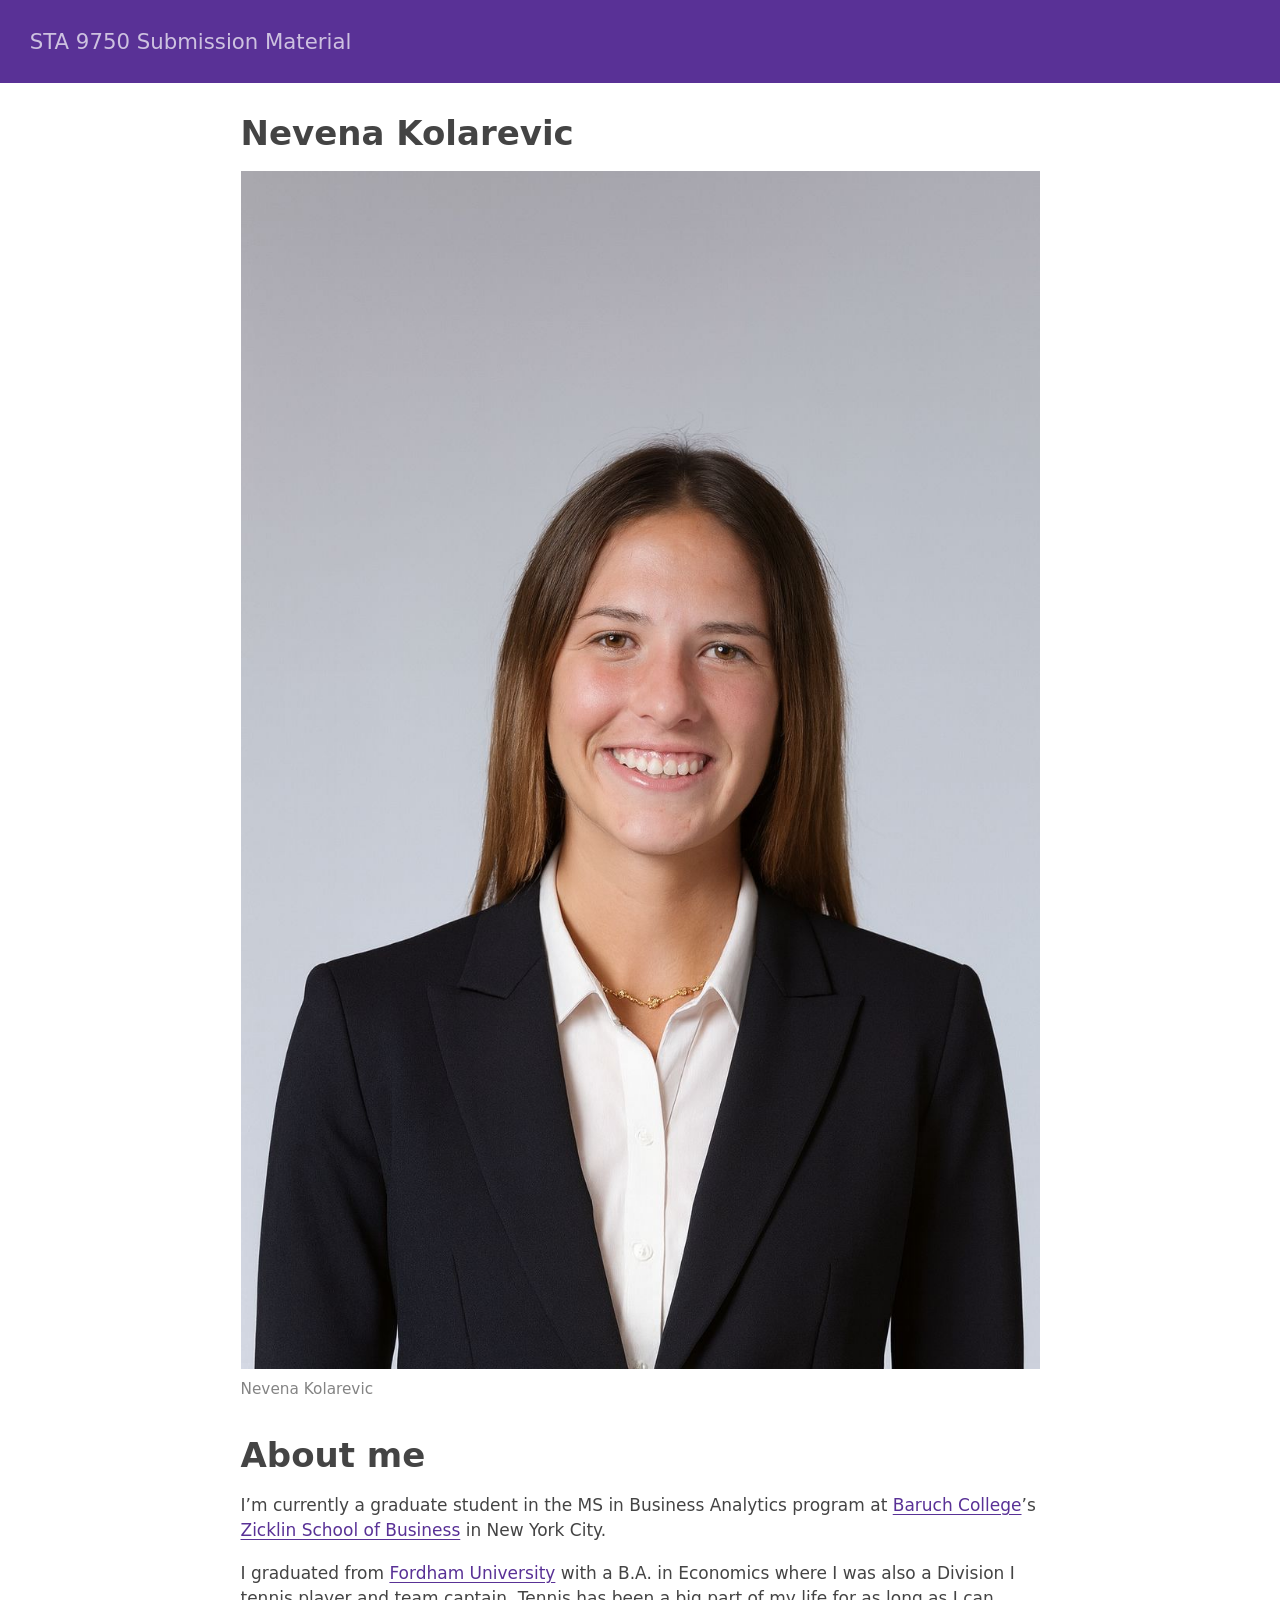
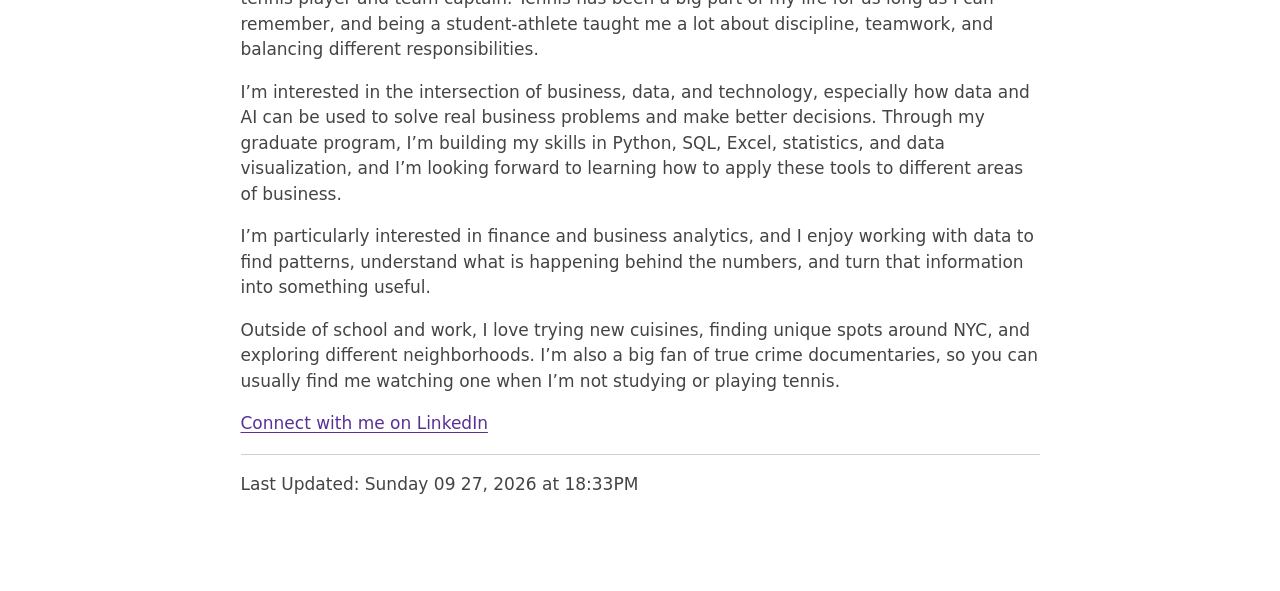
<file: docs/index.html>
<!DOCTYPE html>
<html xmlns="http://www.w3.org/1999/xhtml" lang="en" xml:lang="en"><head>

<meta charset="utf-8">
<meta name="generator" content="quarto-1.9.38">

<meta name="viewport" content="width=device-width, initial-scale=1.0, user-scalable=yes">


<title>Nevena Kolarevic – STA 9750 Submission Material</title>
<style>
/* Default styles provided by pandoc.
** See https://pandoc.org/MANUAL.html#variables-for-html for config info.
*/
code{white-space: pre-wrap;}
span.smallcaps{font-variant: small-caps;}
div.columns{display: flex; gap: min(4vw, 1.5em);}
div.column{flex: auto; overflow-x: auto;}
div.hanging-indent{margin-left: 1.5em; text-indent: -1.5em;}
ul.task-list{list-style: none;}
ul.task-list li input[type="checkbox"] {
  width: 0.8em;
  margin: 0 0.8em 0.2em -1em; /* quarto-specific, see https://github.com/quarto-dev/quarto-cli/issues/4556 */ 
  vertical-align: middle;
}
</style>


<script src="site_libs/quarto-nav/quarto-nav.js"></script>
<script src="site_libs/quarto-nav/headroom.min.js"></script>
<script src="site_libs/clipboard/clipboard.min.js"></script>
<script src="site_libs/quarto-search/autocomplete.umd.js"></script>
<script src="site_libs/quarto-search/fuse.min.js"></script>
<script src="site_libs/quarto-search/quarto-search.js"></script>
<meta name="quarto:offset" content="./">
<script src="site_libs/quarto-html/quarto.js" type="module"></script>
<script src="site_libs/quarto-html/tabsets/tabsets.js" type="module"></script>
<script src="site_libs/quarto-html/popper.min.js"></script>
<script src="site_libs/quarto-html/tippy.umd.min.js"></script>
<script src="site_libs/quarto-html/anchor.min.js"></script>
<link href="site_libs/quarto-html/tippy.css" rel="stylesheet">
<link href="site_libs/quarto-html/quarto-syntax-highlighting-15634bcf2e68342d4ad2dfa704d543f6.css" rel="stylesheet" id="quarto-text-highlighting-styles">
<script src="site_libs/bootstrap/bootstrap.min.js"></script>
<link href="site_libs/bootstrap/bootstrap-icons.css" rel="stylesheet">
<link href="site_libs/bootstrap/bootstrap-40f2aac132f284f6caa1f97341bad8db.min.css" rel="stylesheet" append-hash="true" id="quarto-bootstrap" data-mode="light">
<script id="quarto-search-options" type="application/json">{
  "location": "navbar",
  "copy-button": false,
  "collapse-after": 3,
  "panel-placement": "end",
  "type": "overlay",
  "limit": 50,
  "keyboard-shortcut": [
    "f",
    "/",
    "s"
  ],
  "show-item-context": false,
  "language": {
    "search-no-results-text": "No results",
    "search-matching-documents-text": "matching documents",
    "search-copy-link-title": "Copy link to search",
    "search-hide-matches-text": "Hide additional matches",
    "search-more-match-text": "more match in this document",
    "search-more-matches-text": "more matches in this document",
    "search-clear-button-title": "Clear",
    "search-text-placeholder": "",
    "search-detached-cancel-button-title": "Cancel",
    "search-submit-button-title": "Submit",
    "search-label": "Search"
  }
}</script>


</head>

<body class="nav-fixed fullcontent quarto-light">

<div id="quarto-search-results"></div>
  <header id="quarto-header" class="headroom fixed-top">
    <nav class="navbar navbar-expand-lg " data-bs-theme="dark">
      <div class="navbar-container container-fluid">
      <div class="navbar-brand-container mx-auto">
    <a class="navbar-brand" href="./index.html">
    <span class="navbar-title">STA 9750 Submission Material</span>
    </a>
  </div>
        <div class="quarto-navbar-tools tools-end">
</div>
      </div> <!-- /container-fluid -->
    </nav>
</header>
<!-- content -->
<div id="quarto-content" class="quarto-container page-columns page-rows-contents page-layout-article page-navbar">
<!-- sidebar -->
<!-- margin-sidebar -->
    
<!-- main -->
<main class="content" id="quarto-document-content">

<header id="title-block-header" class="quarto-title-block default">
<div class="quarto-title">
<h1 class="title">Nevena Kolarevic</h1>
</div>



<div class="quarto-title-meta">

    
  
    
  </div>
  


</header>


<div class="quarto-figure quarto-figure-center">
<figure class="figure">
<p><img src="Headshot.jpeg" class="img-fluid figure-img"></p>
<figcaption>Nevena Kolarevic</figcaption>
</figure>
</div>
<section id="about-me" class="level1">
<h1>About me</h1>
<p>I’m currently a graduate student in the MS in Business Analytics program at <a href="https://baruch.cuny.edu/">Baruch College</a>’s <a href="https://zicklin.baruch.cuny.edu/">Zicklin School of Business</a> in New York City.</p>
<p>I graduated from <a href="https://www.fordham.edu/">Fordham University</a> with a B.A. in Economics where I was also a Division I tennis player and team captain. Tennis has been a big part of my life for as long as I can remember, and being a student-athlete taught me a lot about discipline, teamwork, and balancing different responsibilities.</p>
<p>I’m interested in the intersection of business, data, and technology, especially how data and AI can be used to solve real business problems and make better decisions. Through my graduate program, I’m building my skills in Python, SQL, Excel, statistics, and data visualization, and I’m looking forward to learning how to apply these tools to different areas of business.</p>
<p>I’m particularly interested in finance and business analytics, and I enjoy working with data to find patterns, understand what is happening behind the numbers, and turn that information into something useful.</p>
<p>Outside of school and work, I love trying new cuisines, finding unique spots around NYC, and exploring different neighborhoods. I’m also a big fan of true crime documentaries, so you can usually find me watching one when I’m not studying or playing tennis.</p>
<p><a href="https://www.linkedin.com/in/nevena-kolarevic/">Connect with me on LinkedIn</a></p>
<hr>
<p>Last Updated: Sunday 09 27, 2026 at 18:33PM</p>


</section>

</main> <!-- /main -->
<script id="quarto-html-after-body" type="application/javascript">
  window.document.addEventListener("DOMContentLoaded", function (event) {
    const icon = "";
    const anchorJS = new window.AnchorJS();
    anchorJS.options = {
      placement: 'right',
      icon: icon
    };
    anchorJS.add('.anchored');
    const isCodeAnnotation = (el) => {
      for (const clz of el.classList) {
        if (clz.startsWith('code-annotation-')) {                     
          return true;
        }
      }
      return false;
    }
    const onCopySuccess = function(e) {
      // button target
      const button = e.trigger;
      // don't keep focus
      button.blur();
      // flash "checked"
      button.classList.add('code-copy-button-checked');
      var currentTitle = button.getAttribute("title");
      button.setAttribute("title", "Copied!");
      let tooltip;
      if (window.bootstrap) {
        button.setAttribute("data-bs-toggle", "tooltip");
        button.setAttribute("data-bs-placement", "left");
        button.setAttribute("data-bs-title", "Copied!");
        tooltip = new bootstrap.Tooltip(button, 
          { trigger: "manual", 
            customClass: "code-copy-button-tooltip",
            offset: [0, -8]});
        tooltip.show();    
      }
      setTimeout(function() {
        if (tooltip) {
          tooltip.hide();
          button.removeAttribute("data-bs-title");
          button.removeAttribute("data-bs-toggle");
          button.removeAttribute("data-bs-placement");
        }
        button.setAttribute("title", currentTitle);
        button.classList.remove('code-copy-button-checked');
      }, 1000);
      // clear code selection
      e.clearSelection();
    }
    const getTextToCopy = function(trigger) {
      const outerScaffold = trigger.parentElement.cloneNode(true);
      const codeEl = outerScaffold.querySelector('code');
      for (const childEl of codeEl.children) {
        if (isCodeAnnotation(childEl)) {
          childEl.remove();
        }
      }
      return codeEl.innerText;
    }
    const clipboard = new window.ClipboardJS('.code-copy-button:not([data-in-quarto-modal])', {
      text: getTextToCopy
    });
    clipboard.on('success', onCopySuccess);
    if (window.document.getElementById('quarto-embedded-source-code-modal')) {
      const clipboardModal = new window.ClipboardJS('.code-copy-button[data-in-quarto-modal]', {
        text: getTextToCopy,
        container: window.document.getElementById('quarto-embedded-source-code-modal')
      });
      clipboardModal.on('success', onCopySuccess);
    }
      var localhostRegex = new RegExp(/^(?:http|https):\/\/localhost\:?[0-9]*\//);
      var mailtoRegex = new RegExp(/^mailto:/);
        var filterRegex = new RegExp("https:\/\/nevenakolarevic-creator\.github\.io\/STA9750-2026-FALL\/");
      var isInternal = (href) => {
          return filterRegex.test(href) || localhostRegex.test(href) || mailtoRegex.test(href);
      }
      // Inspect non-navigation links and adorn them if external
     var links = window.document.querySelectorAll('a[href]:not(.nav-link):not(.navbar-brand):not(.toc-action):not(.sidebar-link):not(.sidebar-item-toggle):not(.pagination-link):not(.no-external):not([aria-hidden]):not(.dropdown-item):not(.quarto-navigation-tool):not(.about-link)');
      for (var i=0; i<links.length; i++) {
        const link = links[i];
        if (!isInternal(link.href)) {
          // undo the damage that might have been done by quarto-nav.js in the case of
          // links that we want to consider external
          if (link.dataset.originalHref !== undefined) {
            link.href = link.dataset.originalHref;
          }
        }
      }
    function tippyHover(el, contentFn, onTriggerFn, onUntriggerFn) {
      const config = {
        allowHTML: true,
        maxWidth: 500,
        delay: 100,
        arrow: false,
        appendTo: function(el) {
            return el.parentElement;
        },
        interactive: true,
        interactiveBorder: 10,
        theme: 'quarto',
        placement: 'bottom-start',
      };
      if (contentFn) {
        config.content = contentFn;
      }
      if (onTriggerFn) {
        config.onTrigger = onTriggerFn;
      }
      if (onUntriggerFn) {
        config.onUntrigger = onUntriggerFn;
      }
      window.tippy(el, config); 
    }
    const noterefs = window.document.querySelectorAll('a[role="doc-noteref"]');
    for (var i=0; i<noterefs.length; i++) {
      const ref = noterefs[i];
      tippyHover(ref, function() {
        // use id or data attribute instead here
        let href = ref.getAttribute('data-footnote-href') || ref.getAttribute('href');
        try { href = new URL(href).hash; } catch {}
        const id = href.replace(/^#\/?/, "");
        const note = window.document.getElementById(id);
        if (note) {
          return note.innerHTML;
        } else {
          return "";
        }
      });
    }
    const xrefs = window.document.querySelectorAll('a.quarto-xref');
    const processXRef = (id, note) => {
      // Strip column container classes
      const stripColumnClz = (el) => {
        el.classList.remove("page-full", "page-columns");
        if (el.children) {
          for (const child of el.children) {
            stripColumnClz(child);
          }
        }
      }
      stripColumnClz(note)
      if (id === null || id.startsWith('sec-')) {
        // Special case sections, only their first couple elements
        const container = document.createElement("div");
        if (note.children && note.children.length > 2) {
          container.appendChild(note.children[0].cloneNode(true));
          for (let i = 1; i < note.children.length; i++) {
            const child = note.children[i];
            if (child.tagName === "P" && child.innerText === "") {
              continue;
            } else {
              container.appendChild(child.cloneNode(true));
              break;
            }
          }
          if (window.Quarto?.typesetMath) {
            window.Quarto.typesetMath(container);
          }
          return container.innerHTML
        } else {
          if (window.Quarto?.typesetMath) {
            window.Quarto.typesetMath(note);
          }
          return note.innerHTML;
        }
      } else {
        // Remove any anchor links if they are present
        const anchorLink = note.querySelector('a.anchorjs-link');
        if (anchorLink) {
          anchorLink.remove();
        }
        if (window.Quarto?.typesetMath) {
          window.Quarto.typesetMath(note);
        }
        if (note.classList.contains("callout")) {
          return note.outerHTML;
        } else {
          return note.innerHTML;
        }
      }
    }
    for (var i=0; i<xrefs.length; i++) {
      const xref = xrefs[i];
      tippyHover(xref, undefined, function(instance) {
        instance.disable();
        let url = xref.getAttribute('href');
        let hash = undefined; 
        if (url.startsWith('#')) {
          hash = url;
        } else {
          try { hash = new URL(url).hash; } catch {}
        }
        if (hash) {
          const id = hash.replace(/^#\/?/, "");
          const note = window.document.getElementById(id);
          if (note !== null) {
            try {
              const html = processXRef(id, note.cloneNode(true));
              instance.setContent(html);
            } finally {
              instance.enable();
              instance.show();
            }
          } else {
            // See if we can fetch this
            fetch(url.split('#')[0])
            .then(res => res.text())
            .then(html => {
              const parser = new DOMParser();
              const htmlDoc = parser.parseFromString(html, "text/html");
              const note = htmlDoc.getElementById(id);
              if (note !== null) {
                const html = processXRef(id, note);
                instance.setContent(html);
              } 
            }).finally(() => {
              instance.enable();
              instance.show();
            });
          }
        } else {
          // See if we can fetch a full url (with no hash to target)
          // This is a special case and we should probably do some content thinning / targeting
          fetch(url)
          .then(res => res.text())
          .then(html => {
            const parser = new DOMParser();
            const htmlDoc = parser.parseFromString(html, "text/html");
            const note = htmlDoc.querySelector('main.content');
            if (note !== null) {
              // This should only happen for chapter cross references
              // (since there is no id in the URL)
              // remove the first header
              if (note.children.length > 0 && note.children[0].tagName === "HEADER") {
                note.children[0].remove();
              }
              const html = processXRef(null, note);
              instance.setContent(html);
            } 
          }).finally(() => {
            instance.enable();
            instance.show();
          });
        }
      }, function(instance) {
      });
    }
        let selectedAnnoteEl;
        const selectorForAnnotation = ( cell, annotation) => {
          let cellAttr = 'data-code-cell="' + cell + '"';
          let lineAttr = 'data-code-annotation="' +  annotation + '"';
          const selector = 'span[' + cellAttr + '][' + lineAttr + ']';
          return selector;
        }
        const selectCodeLines = (annoteEl) => {
          const doc = window.document;
          const targetCell = annoteEl.getAttribute("data-target-cell");
          const targetAnnotation = annoteEl.getAttribute("data-target-annotation");
          const annoteSpan = window.document.querySelector(selectorForAnnotation(targetCell, targetAnnotation));
          const lines = annoteSpan.getAttribute("data-code-lines").split(",");
          const lineIds = lines.map((line) => {
            return targetCell + "-" + line;
          })
          let top = null;
          let height = null;
          let parent = null;
          if (lineIds.length > 0) {
              //compute the position of the single el (top and bottom and make a div)
              const el = window.document.getElementById(lineIds[0]);
              top = el.offsetTop;
              height = el.offsetHeight;
              parent = el.parentElement.parentElement;
            if (lineIds.length > 1) {
              const lastEl = window.document.getElementById(lineIds[lineIds.length - 1]);
              const bottom = lastEl.offsetTop + lastEl.offsetHeight;
              height = bottom - top;
            }
            if (top !== null && height !== null && parent !== null) {
              // cook up a div (if necessary) and position it 
              let div = window.document.getElementById("code-annotation-line-highlight");
              if (div === null) {
                div = window.document.createElement("div");
                div.setAttribute("id", "code-annotation-line-highlight");
                div.style.position = 'absolute';
                parent.appendChild(div);
              }
              div.style.top = top - 2 + "px";
              div.style.height = height + 4 + "px";
              div.style.left = 0;
              let gutterDiv = window.document.getElementById("code-annotation-line-highlight-gutter");
              if (gutterDiv === null) {
                gutterDiv = window.document.createElement("div");
                gutterDiv.setAttribute("id", "code-annotation-line-highlight-gutter");
                gutterDiv.style.position = 'absolute';
                const codeCell = window.document.getElementById(targetCell);
                const gutter = codeCell.querySelector('.code-annotation-gutter');
                gutter.appendChild(gutterDiv);
              }
              gutterDiv.style.top = top - 2 + "px";
              gutterDiv.style.height = height + 4 + "px";
            }
            selectedAnnoteEl = annoteEl;
          }
        };
        const unselectCodeLines = () => {
          const elementsIds = ["code-annotation-line-highlight", "code-annotation-line-highlight-gutter"];
          elementsIds.forEach((elId) => {
            const div = window.document.getElementById(elId);
            if (div) {
              div.remove();
            }
          });
          selectedAnnoteEl = undefined;
        };
          // Handle positioning of the toggle
      window.addEventListener(
        "resize",
        throttle(() => {
          elRect = undefined;
          if (selectedAnnoteEl) {
            selectCodeLines(selectedAnnoteEl);
          }
        }, 10)
      );
      function throttle(fn, ms) {
      let throttle = false;
      let timer;
        return (...args) => {
          if(!throttle) { // first call gets through
              fn.apply(this, args);
              throttle = true;
          } else { // all the others get throttled
              if(timer) clearTimeout(timer); // cancel #2
              timer = setTimeout(() => {
                fn.apply(this, args);
                timer = throttle = false;
              }, ms);
          }
        };
      }
        // Attach click handler to the DT
        const annoteDls = window.document.querySelectorAll('dt[data-target-cell]');
        for (const annoteDlNode of annoteDls) {
          annoteDlNode.addEventListener('click', (event) => {
            const clickedEl = event.target;
            if (clickedEl !== selectedAnnoteEl) {
              unselectCodeLines();
              const activeEl = window.document.querySelector('dt[data-target-cell].code-annotation-active');
              if (activeEl) {
                activeEl.classList.remove('code-annotation-active');
              }
              selectCodeLines(clickedEl);
              clickedEl.classList.add('code-annotation-active');
            } else {
              // Unselect the line
              unselectCodeLines();
              clickedEl.classList.remove('code-annotation-active');
            }
          });
        }
    const findCites = (el) => {
      const parentEl = el.parentElement;
      if (parentEl) {
        const cites = parentEl.dataset.cites;
        if (cites) {
          return {
            el,
            cites: cites.split(' ')
          };
        } else {
          return findCites(el.parentElement)
        }
      } else {
        return undefined;
      }
    };
    var bibliorefs = window.document.querySelectorAll('a[role="doc-biblioref"]');
    for (var i=0; i<bibliorefs.length; i++) {
      const ref = bibliorefs[i];
      const citeInfo = findCites(ref);
      if (citeInfo) {
        tippyHover(citeInfo.el, function() {
          var popup = window.document.createElement('div');
          citeInfo.cites.forEach(function(cite) {
            var citeDiv = window.document.createElement('div');
            citeDiv.classList.add('hanging-indent');
            citeDiv.classList.add('csl-entry');
            var biblioDiv = window.document.getElementById('ref-' + cite);
            if (biblioDiv) {
              citeDiv.innerHTML = biblioDiv.innerHTML;
            }
            popup.appendChild(citeDiv);
          });
          return popup.innerHTML;
        });
      }
    }
  });
  </script>
</div> <!-- /content -->




</body></html>
</file>
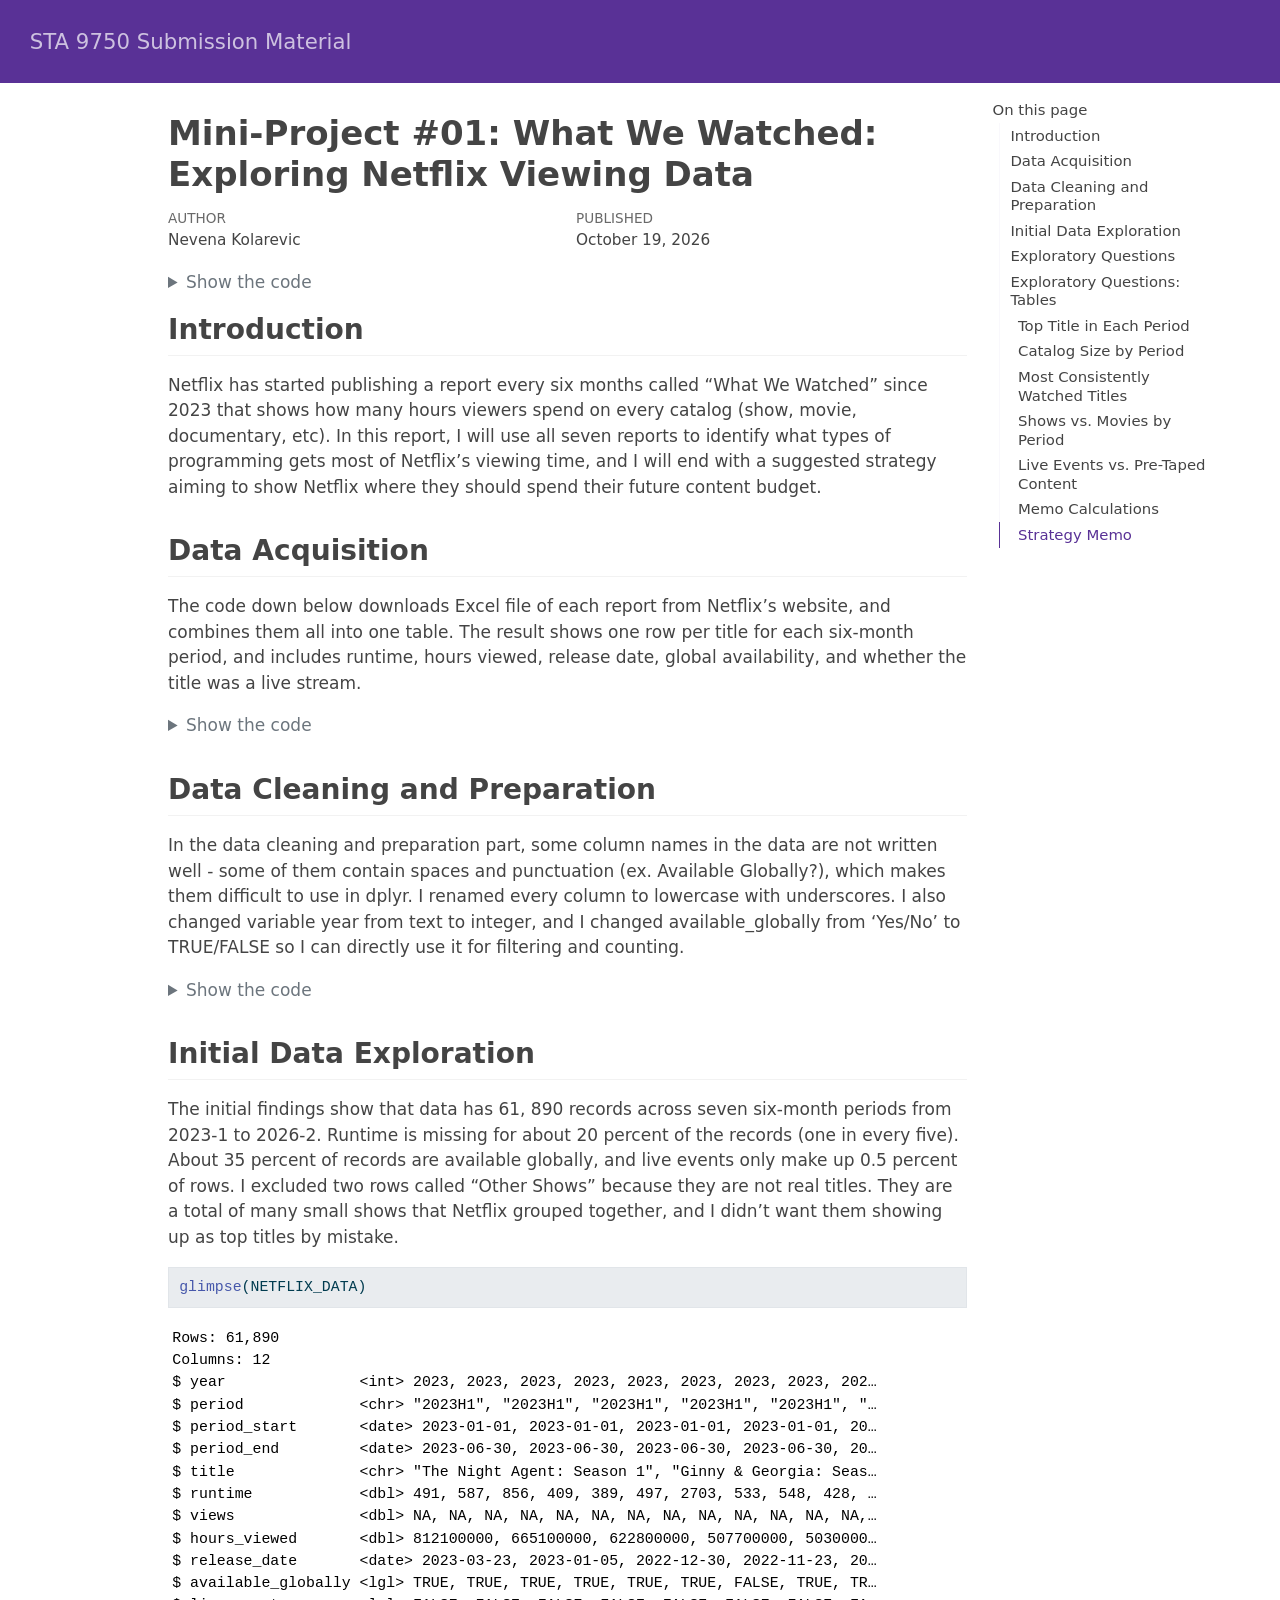
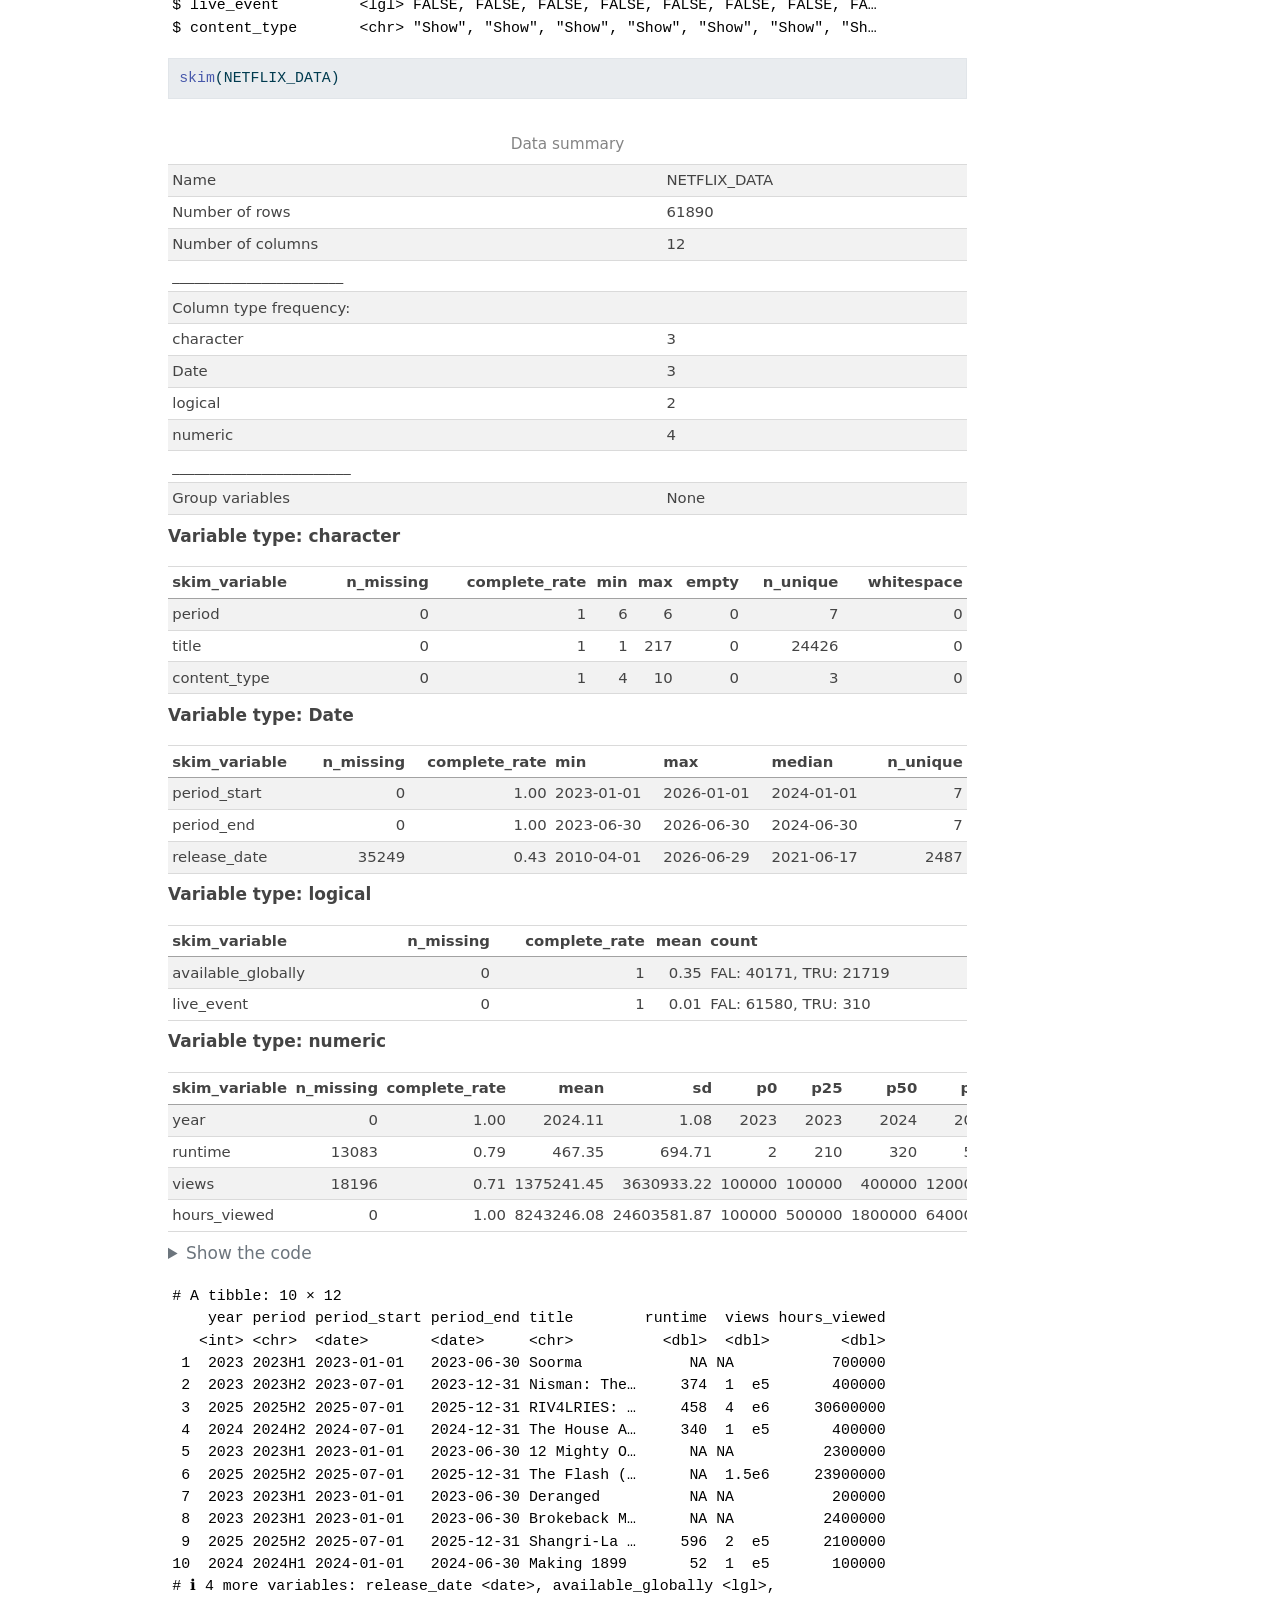
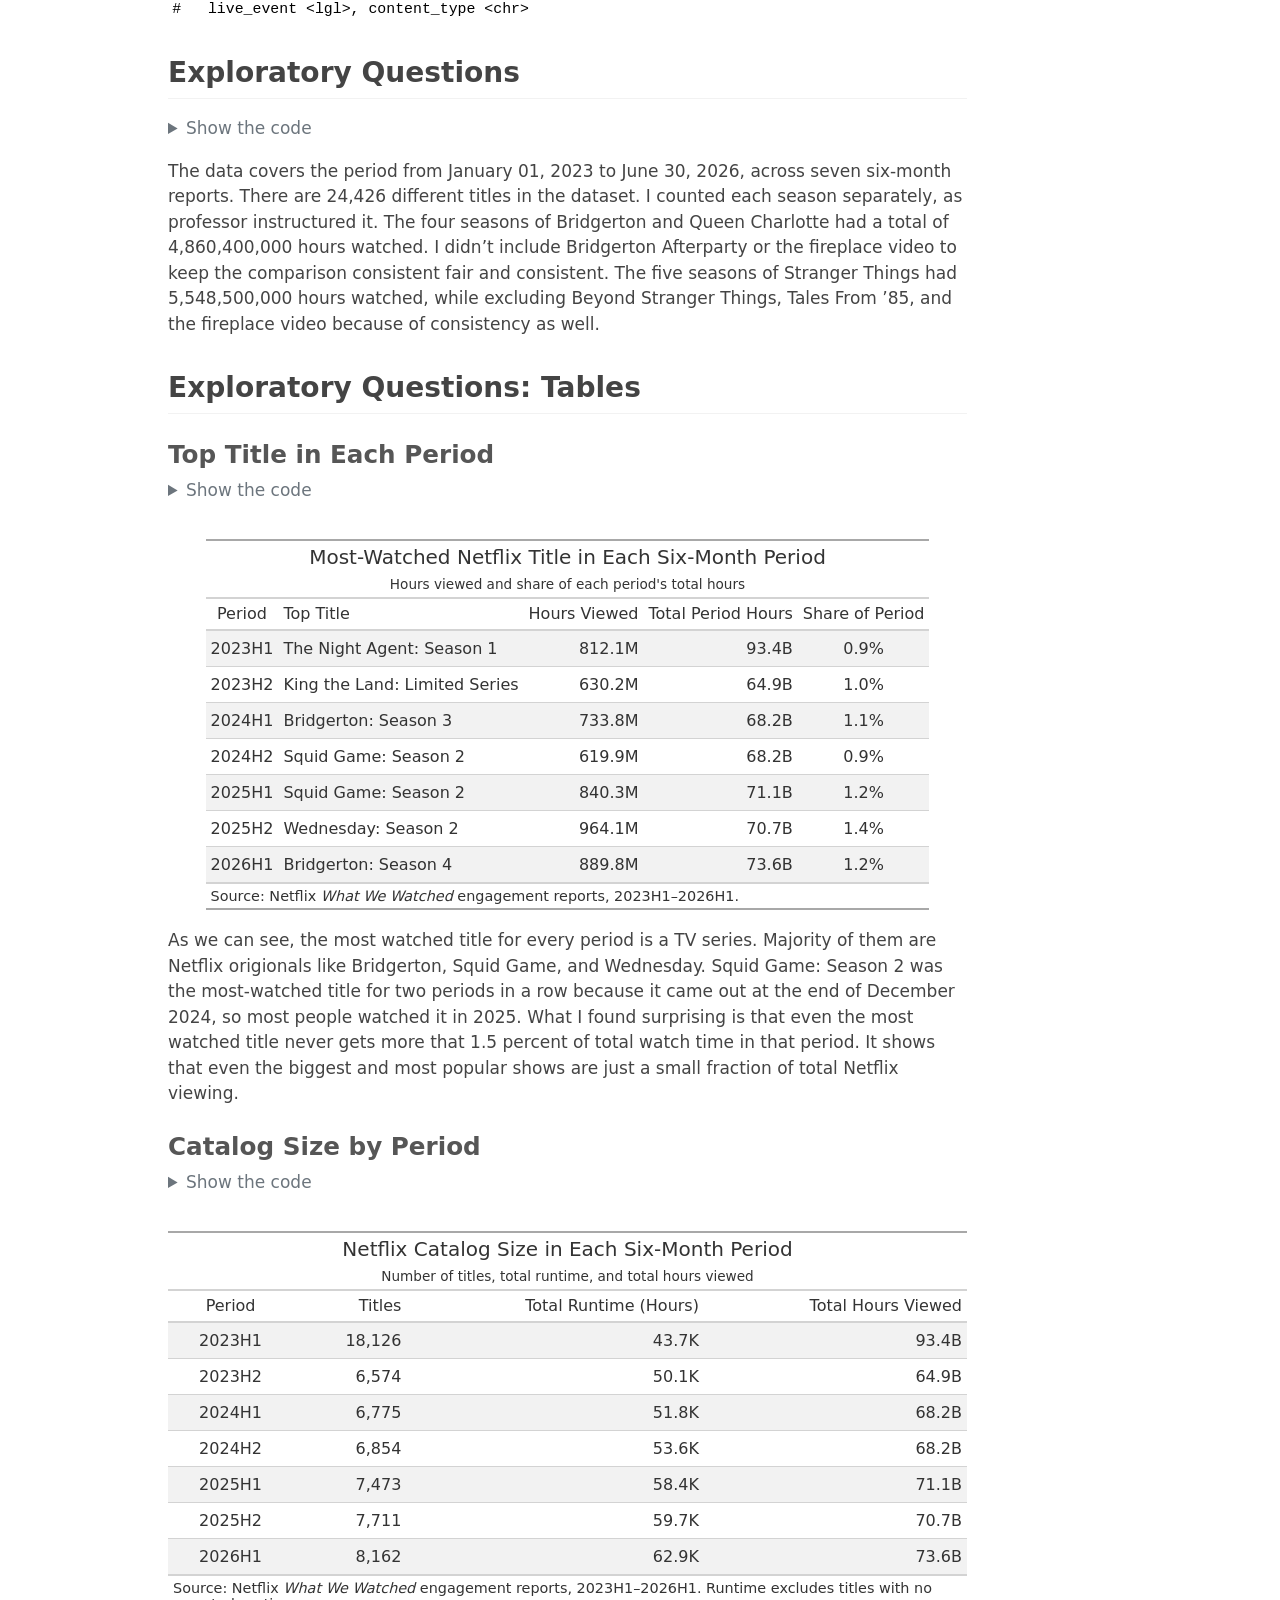
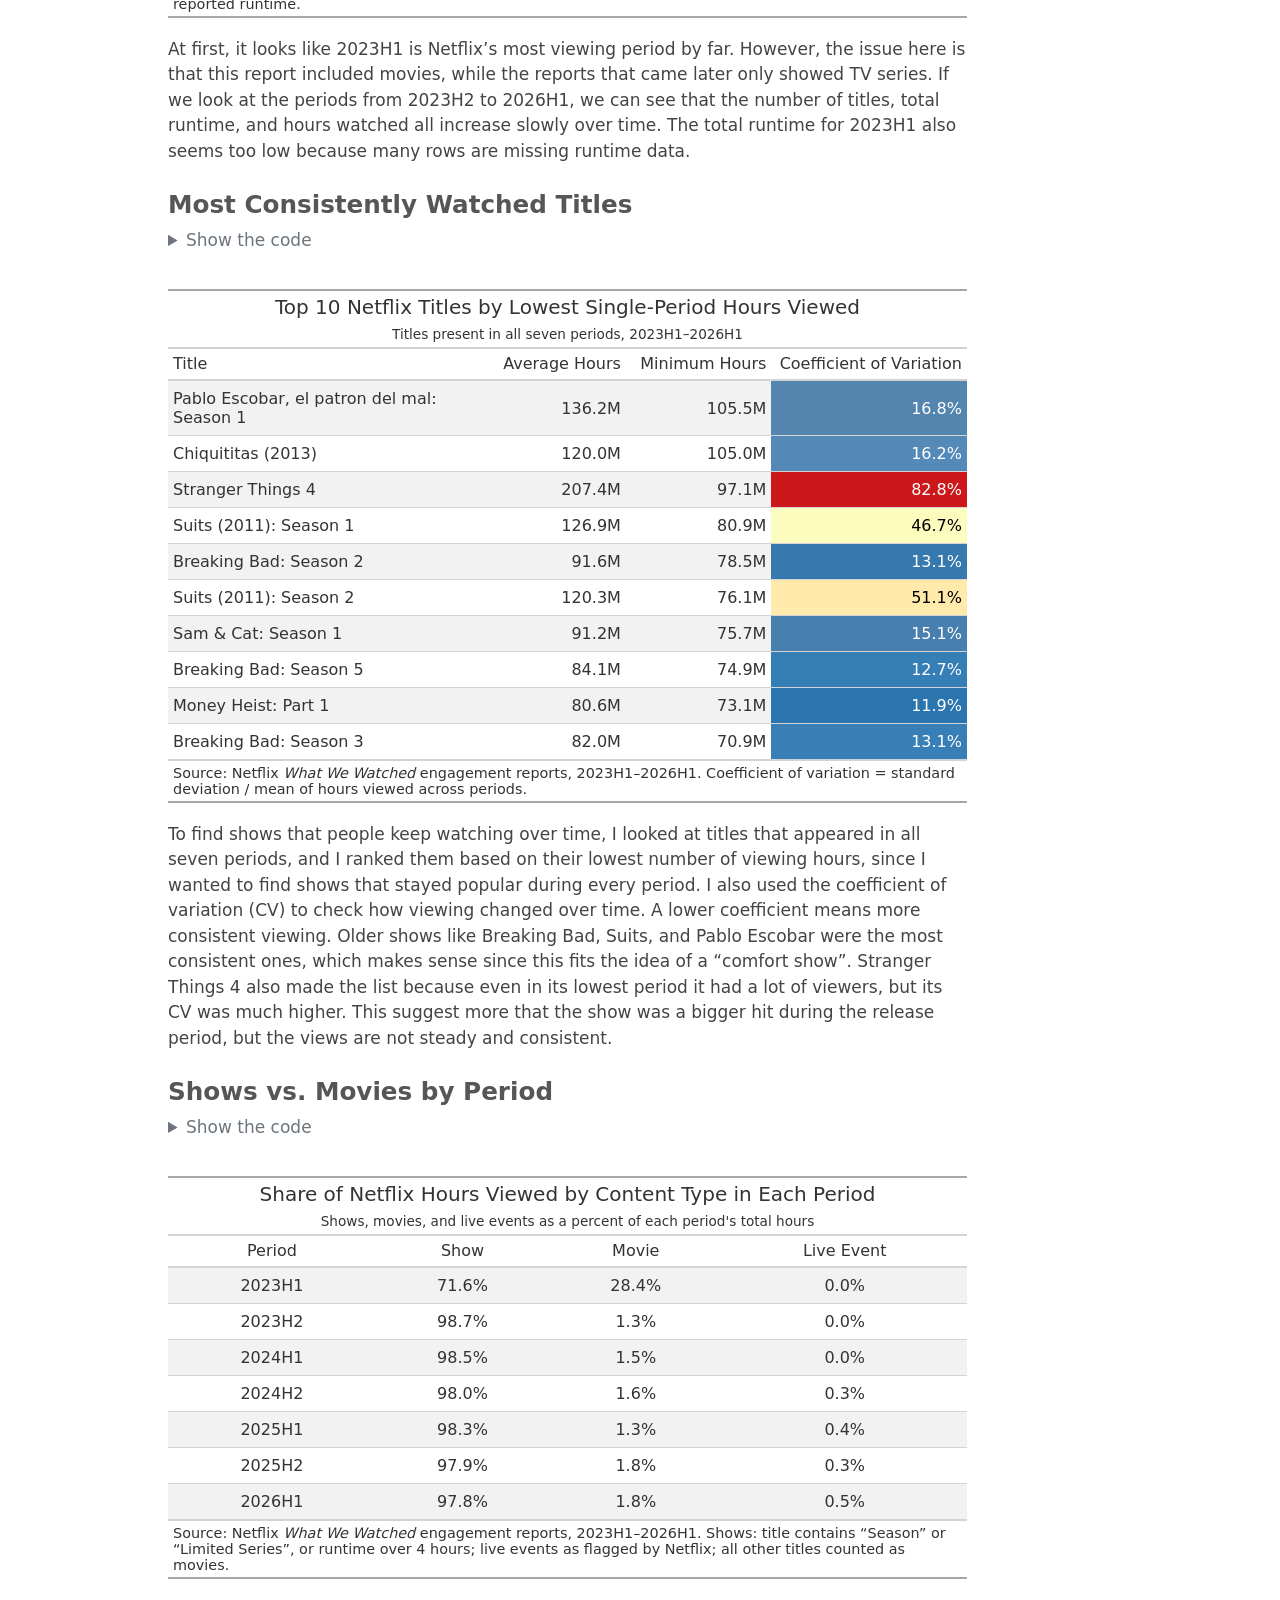
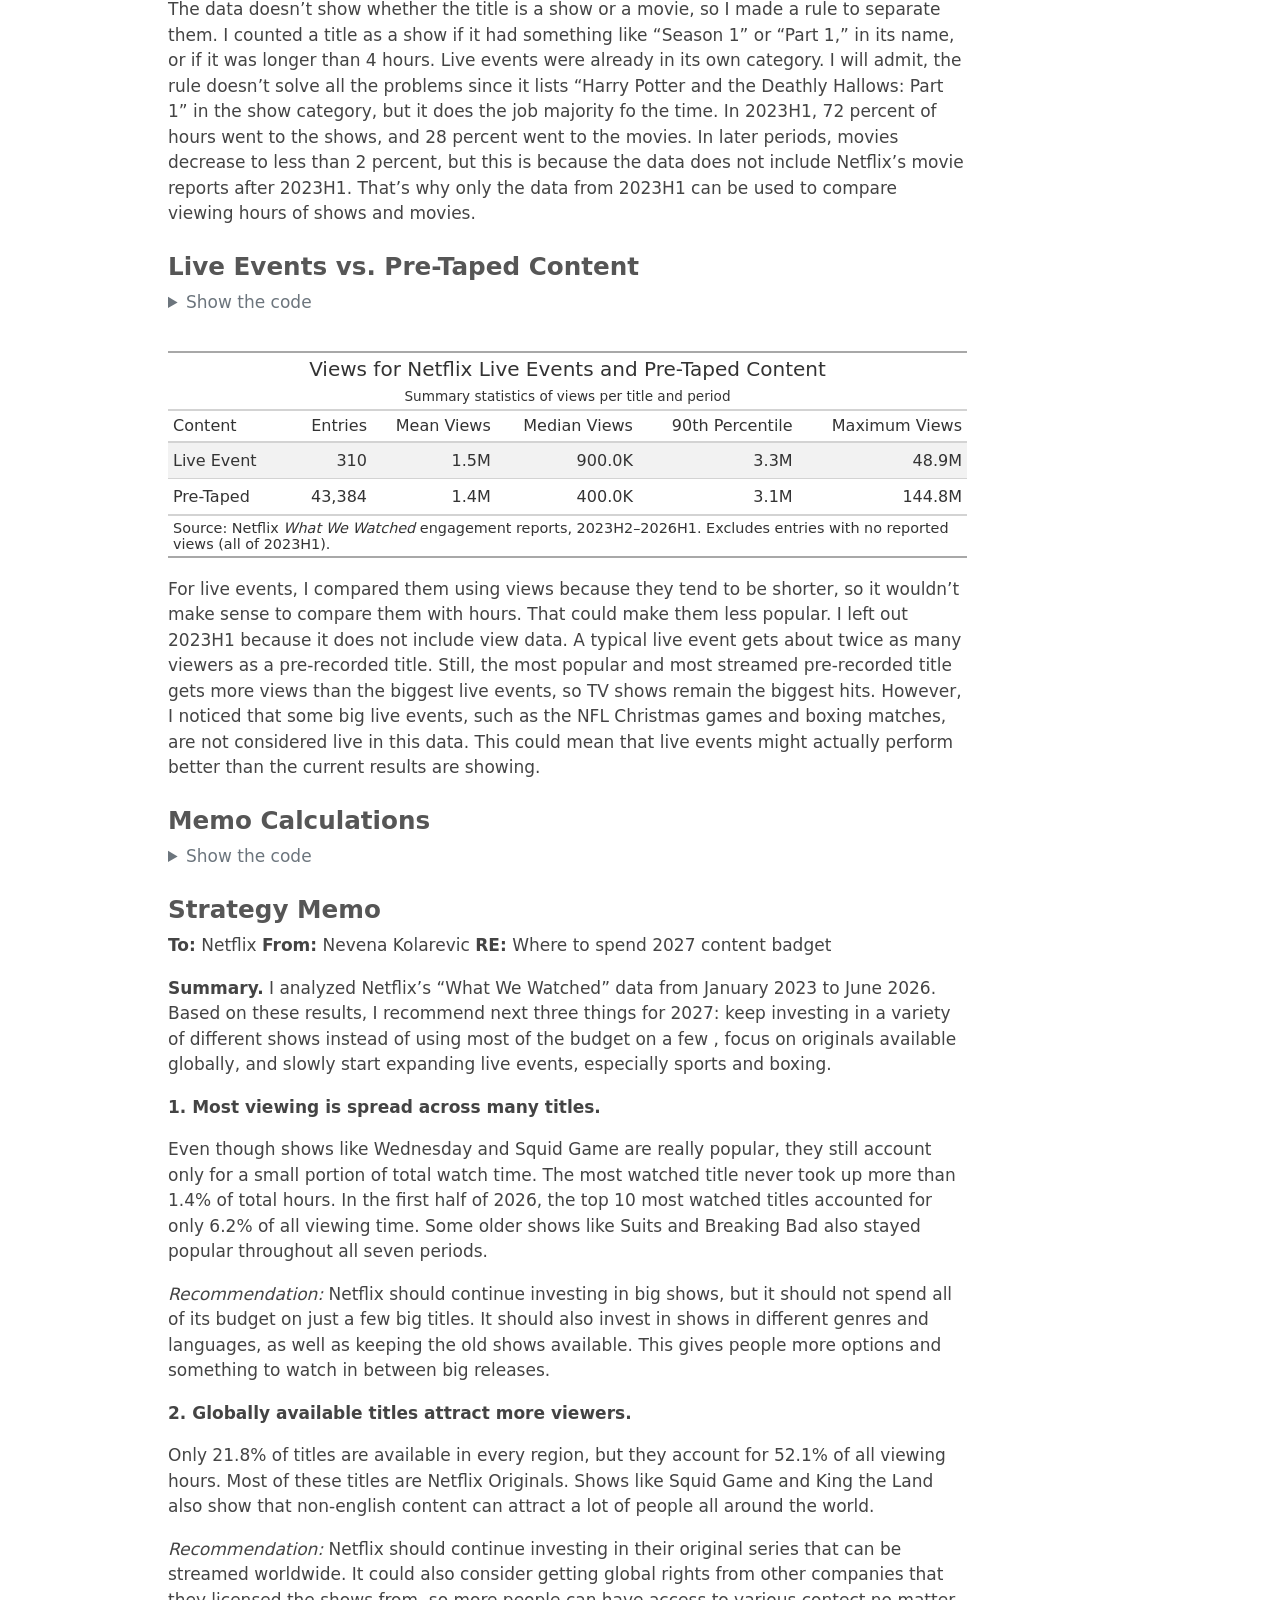
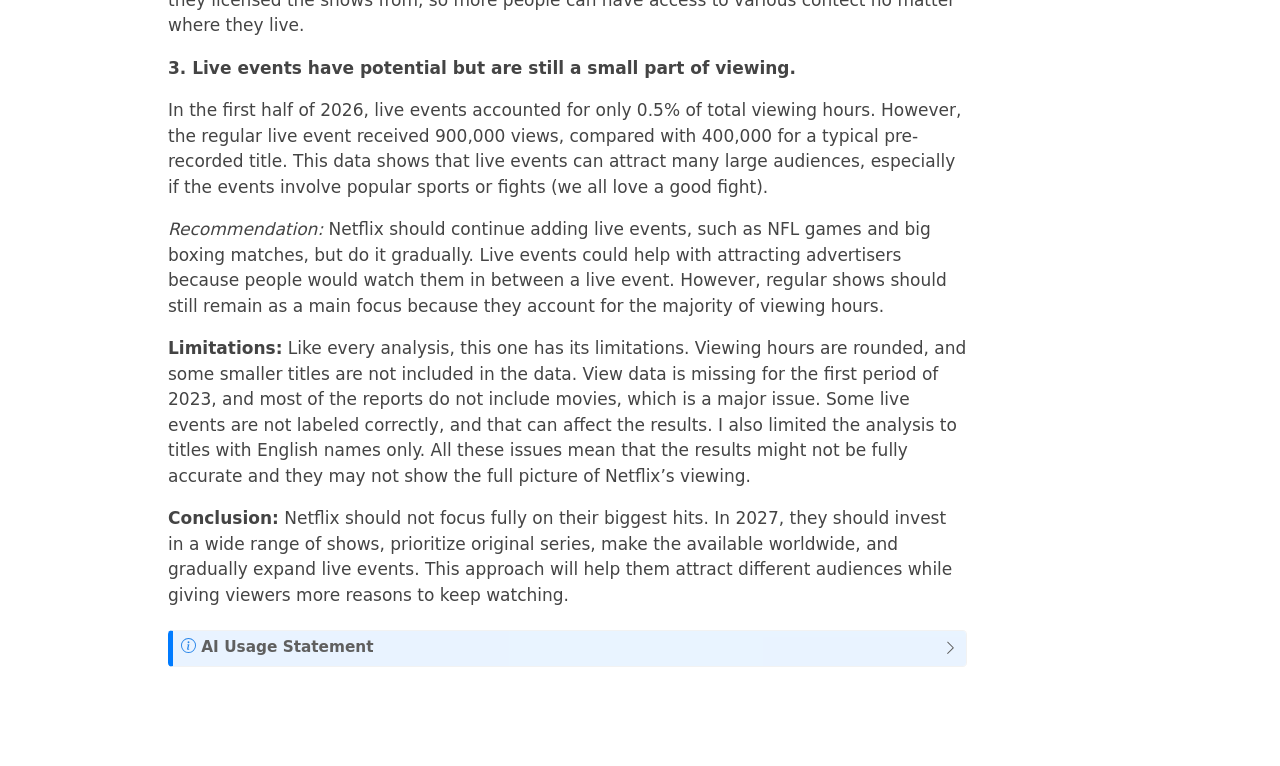
<file: docs/mp01.html>
<!DOCTYPE html>
<html xmlns="http://www.w3.org/1999/xhtml" lang="en" xml:lang="en"><head>

<meta charset="utf-8">
<meta name="generator" content="quarto-1.10.18">

<meta name="viewport" content="width=device-width, initial-scale=1.0, user-scalable=yes">

<meta name="author" content="Nevena Kolarevic">
<meta name="dcterms.date" content="2026-10-19">

<title>Mini-Project #01: What We Watched: Exploring Netflix Viewing Data – STA 9750 Submission Material</title>
<style>
/* Default styles provided by pandoc.
** See https://pandoc.org/MANUAL.html#variables-for-html for config info.
*/
span.smallcaps{font-variant: small-caps;}
div.columns{display: flex; gap: 1.5em;}
div.column{flex: auto;}
@media screen {
div.columns{gap: min(4vw, 1.5em);}
div.column{overflow-x: auto;}
}
div.hanging-indent{margin-left: 1.5em; text-indent: -1.5em;}
ul.task-list{list-style: none;}
ul.task-list li input[type="checkbox"] {
  width: 0.8em;
  margin: 0 0.8em 0.2em -1em; /* quarto-specific, see https://github.com/quarto-dev/quarto-cli/issues/4556 */ 
  vertical-align: middle;
}
/* CSS for syntax highlighting */
html { -webkit-text-size-adjust: 100%; }
pre > code.sourceCode { white-space: pre; position: relative; }
pre > code.sourceCode > span { display: inline-block; line-height: 1.25; }
pre > code.sourceCode > span:empty { height: 1.2em; }
.sourceCode { overflow: visible; }
code.sourceCode > span { color: inherit; text-decoration: inherit; }
div.sourceCode { margin: 1em 0; }
pre.sourceCode { margin: 0; }
@media screen {
div.sourceCode { overflow: auto; }
}
@media print {
pre > code.sourceCode { white-space: pre-wrap; }
pre > code.sourceCode > span { text-indent: -5em; padding-left: 5em; }
}
pre.numberSource code
  { counter-reset: source-line 0; }
pre.numberSource code > span
  { position: relative; left: -4em; counter-increment: source-line; }
pre.numberSource code > span > a:first-child::before
  { content: counter(source-line);
    position: relative; left: -1em; text-align: right; vertical-align: baseline;
    border: none; display: inline-block;
    -webkit-touch-callout: none; -webkit-user-select: none;
    -khtml-user-select: none; -moz-user-select: none;
    -ms-user-select: none; user-select: none;
    padding: 0 4px; width: 4em;
  }
pre.numberSource { margin-left: 3em;  padding-left: 4px; }
div.sourceCode
  {   }
@media screen {
pre > code.sourceCode > span > a:first-child::before { text-decoration: underline; }
}
</style>


<script src="site_libs/quarto-nav/quarto-nav.js"></script>
<script src="site_libs/quarto-nav/headroom.min.js"></script>
<script src="site_libs/clipboard/clipboard.min.js"></script>
<script src="site_libs/quarto-search/autocomplete.umd.js"></script>
<script src="site_libs/quarto-search/fuse.min.js"></script>
<script src="site_libs/quarto-search/quarto-search.js"></script>
<meta name="quarto:offset" content="./">
<script src="site_libs/quarto-html/quarto.js" type="module"></script>
<script src="site_libs/quarto-html/tabsets/tabsets.js" type="module"></script>
<script src="site_libs/quarto-html/popper.min.js"></script>
<script src="site_libs/quarto-html/tippy.umd.min.js"></script>
<script src="site_libs/quarto-html/anchor.min.js"></script>
<link href="site_libs/quarto-html/tippy.css" rel="stylesheet">
<link href="site_libs/quarto-html/quarto-syntax-highlighting-64a204ab8560d761af7679ceaba22944.css" rel="stylesheet" id="quarto-text-highlighting-styles">
<script src="site_libs/bootstrap/bootstrap.min.js"></script>
<link href="site_libs/bootstrap/bootstrap-icons.css" rel="stylesheet">
<link href="site_libs/bootstrap/bootstrap-05794b83524b4dc42481d6ce8c2e58f9.min.css" rel="stylesheet" append-hash="true" id="quarto-bootstrap" data-mode="light">
<script id="quarto-search-options" type="application/json">{
  "location": "navbar",
  "copy-button": false,
  "collapse-after": 3,
  "panel-placement": "end",
  "type": "overlay",
  "limit": 50,
  "keyboard-shortcut": [
    "f",
    "/",
    "s"
  ],
  "show-item-context": false,
  "language": {
    "search-no-results-text": "No results",
    "search-matching-documents-text": "matching documents",
    "search-copy-link-title": "Copy link to search",
    "search-hide-matches-text": "Hide additional matches",
    "search-more-match-text": "more match in this document",
    "search-more-matches-text": "more matches in this document",
    "search-clear-button-title": "Clear",
    "search-text-placeholder": "",
    "search-detached-cancel-button-title": "Cancel",
    "search-submit-button-title": "Submit",
    "search-label": "Search"
  }
}</script>


</head>

<body class="nav-fixed quarto-light">

<div id="quarto-search-results"></div>
  <header id="quarto-header" class="headroom fixed-top">
    <nav class="navbar navbar-expand-lg " data-bs-theme="dark">
      <div class="navbar-container container-fluid">
      <div class="navbar-brand-container mx-auto">
    <a class="navbar-brand" href="./index.html">
    <span class="navbar-title">STA 9750 Submission Material</span>
    </a>
  </div>
        <div class="quarto-navbar-tools tools-end">
</div>
      </div> <!-- /container-fluid -->
    </nav>
</header>
<!-- content -->
<div id="quarto-content" class="quarto-container page-columns page-rows-contents page-layout-article page-navbar">
<!-- sidebar -->
<!-- margin-sidebar -->
    <div id="quarto-margin-sidebar" class="sidebar margin-sidebar">
        <nav id="TOC" role="doc-toc" class="toc-active">
    <h2 id="toc-title">On this page</h2>
   
  <ul>
  <li><a href="#introduction" id="toc-introduction" class="nav-link active" data-scroll-target="#introduction">Introduction</a></li>
  <li><a href="#data-acquisition" id="toc-data-acquisition" class="nav-link" data-scroll-target="#data-acquisition">Data Acquisition</a></li>
  <li><a href="#data-cleaning-and-preparation" id="toc-data-cleaning-and-preparation" class="nav-link" data-scroll-target="#data-cleaning-and-preparation">Data Cleaning and Preparation</a></li>
  <li><a href="#initial-data-exploration" id="toc-initial-data-exploration" class="nav-link" data-scroll-target="#initial-data-exploration">Initial Data Exploration</a></li>
  <li><a href="#exploratory-questions" id="toc-exploratory-questions" class="nav-link" data-scroll-target="#exploratory-questions">Exploratory Questions</a></li>
  <li><a href="#exploratory-questions-tables" id="toc-exploratory-questions-tables" class="nav-link" data-scroll-target="#exploratory-questions-tables">Exploratory Questions: Tables</a>
  <ul class="collapse">
  <li><a href="#top-title-in-each-period" id="toc-top-title-in-each-period" class="nav-link" data-scroll-target="#top-title-in-each-period">Top Title in Each Period</a></li>
  <li><a href="#catalog-size-by-period" id="toc-catalog-size-by-period" class="nav-link" data-scroll-target="#catalog-size-by-period">Catalog Size by Period</a></li>
  <li><a href="#most-consistently-watched-titles" id="toc-most-consistently-watched-titles" class="nav-link" data-scroll-target="#most-consistently-watched-titles">Most Consistently Watched Titles</a></li>
  <li><a href="#shows-vs.-movies-by-period" id="toc-shows-vs.-movies-by-period" class="nav-link" data-scroll-target="#shows-vs.-movies-by-period">Shows vs.&nbsp;Movies by Period</a></li>
  <li><a href="#live-events-vs.-pre-taped-content" id="toc-live-events-vs.-pre-taped-content" class="nav-link" data-scroll-target="#live-events-vs.-pre-taped-content">Live Events vs.&nbsp;Pre-Taped Content</a></li>
  <li><a href="#memo-calculations" id="toc-memo-calculations" class="nav-link" data-scroll-target="#memo-calculations">Memo Calculations</a></li>
  <li><a href="#strategy-memo" id="toc-strategy-memo" class="nav-link" data-scroll-target="#strategy-memo">Strategy Memo</a></li>
  </ul></li>
  </ul>
</nav>
    </div>
<!-- main -->
<main class="content" id="quarto-document-content">

<header id="title-block-header" class="quarto-title-block default">
<div class="quarto-title">
<h1 class="title">Mini-Project #01: What We Watched: Exploring Netflix Viewing Data</h1>
</div>



<div class="quarto-title-meta">

    <div>
    <div class="quarto-title-meta-heading">Author</div>
    <div class="quarto-title-meta-contents">
             <p>Nevena Kolarevic </p>
          </div>
  </div>
    
    <div>
    <div class="quarto-title-meta-heading">Published</div>
    <div class="quarto-title-meta-contents">
      <p class="date">October 19, 2026</p>
    </div>
  </div>
  
    
  </div>
  


</header>


<div class="cell">
<details class="code-fold">
<summary>Show the code</summary>
<div class="code-copy-outer-scaffold"><div class="sourceCode cell-code" id="cb1"><pre class="sourceCode r code-with-copy"><code class="sourceCode r"><span id="cb1-1"><a href="#cb1-1" aria-hidden="true" tabindex="-1"></a><span class="fu">library</span>(tidyverse)</span>
<span id="cb1-2"><a href="#cb1-2" aria-hidden="true" tabindex="-1"></a><span class="fu">library</span>(gt)</span>
<span id="cb1-3"><a href="#cb1-3" aria-hidden="true" tabindex="-1"></a><span class="fu">library</span>(scales)</span>
<span id="cb1-4"><a href="#cb1-4" aria-hidden="true" tabindex="-1"></a><span class="fu">library</span>(skimr)</span></code></pre></div><button title="Copy to Clipboard" class="code-copy-button"><i class="bi"></i></button></div>
</details>
</div>
<section id="introduction" class="level2">
<h2 class="anchored" data-anchor-id="introduction">Introduction</h2>
<p>Netflix has started publishing a report every six months called “What We Watched” since 2023 that shows how many hours viewers spend on every catalog (show, movie, documentary, etc). In this report, I will use all seven reports to identify what types of programming gets most of Netflix’s viewing time, and I will end with a suggested strategy aiming to show Netflix where they should spend their future content budget.</p>
</section>
<section id="data-acquisition" class="level2">
<h2 class="anchored" data-anchor-id="data-acquisition">Data Acquisition</h2>
<p>The code down below downloads Excel file of each report from Netflix’s website, and combines them all into one table. The result shows one row per title for each six-month period, and includes runtime, hours viewed, release date, global availability, and whether the title was a live stream.</p>
<div class="cell">
<details class="code-fold">
<summary>Show the code</summary>
<div class="code-copy-outer-scaffold"><div class="sourceCode cell-code" id="cb2"><pre class="sourceCode r code-with-copy"><code class="sourceCode r"><span id="cb2-1"><a href="#cb2-1" aria-hidden="true" tabindex="-1"></a><span class="co">#' Acquire Netflix What We Watched Reports</span></span>
<span id="cb2-2"><a href="#cb2-2" aria-hidden="true" tabindex="-1"></a><span class="co">#'</span></span>
<span id="cb2-3"><a href="#cb2-3" aria-hidden="true" tabindex="-1"></a><span class="co">#' This function will acquire and standardize all data for MP#01</span></span>
<span id="cb2-4"><a href="#cb2-4" aria-hidden="true" tabindex="-1"></a><span class="co">#' from Netflix. Because Netflix hosts the data files behind a CDN, we</span></span>
<span id="cb2-5"><a href="#cb2-5" aria-hidden="true" tabindex="-1"></a><span class="co">#' are accessing the release pages and automatically extracting links to the</span></span>
<span id="cb2-6"><a href="#cb2-6" aria-hidden="true" tabindex="-1"></a><span class="co">#' relevant files (with CDN hash).</span></span>
<span id="cb2-7"><a href="#cb2-7" aria-hidden="true" tabindex="-1"></a><span class="co">#'</span></span>
<span id="cb2-8"><a href="#cb2-8" aria-hidden="true" tabindex="-1"></a><span class="co">#' After import, files are stacked vertically and some basic cleaning is</span></span>
<span id="cb2-9"><a href="#cb2-9" aria-hidden="true" tabindex="-1"></a><span class="co">#' performed.</span></span>
<span id="cb2-10"><a href="#cb2-10" aria-hidden="true" tabindex="-1"></a>load_netflix_data <span class="ot">&lt;-</span> <span class="cf">function</span>(){</span>
<span id="cb2-11"><a href="#cb2-11" aria-hidden="true" tabindex="-1"></a>  <span class="co"># Note to students: Make sure you have installed the tidyverse and fs packages</span></span>
<span id="cb2-12"><a href="#cb2-12" aria-hidden="true" tabindex="-1"></a>  <span class="co">#                   before beginning this assignment. If you aren't sure,</span></span>
<span id="cb2-13"><a href="#cb2-13" aria-hidden="true" tabindex="-1"></a>  <span class="co">#                   simply run `library(tidyverse)` at your R Console and, if</span></span>
<span id="cb2-14"><a href="#cb2-14" aria-hidden="true" tabindex="-1"></a>  <span class="co">#                   you don't see an error message, `tidyverse` has been</span></span>
<span id="cb2-15"><a href="#cb2-15" aria-hidden="true" tabindex="-1"></a>  <span class="co">#                   installed. (Same for `fs`) If you still need to install</span></span>
<span id="cb2-16"><a href="#cb2-16" aria-hidden="true" tabindex="-1"></a>  <span class="co">#                   either package, use the `install.packages` function as</span></span>
<span id="cb2-17"><a href="#cb2-17" aria-hidden="true" tabindex="-1"></a>  <span class="co">#                   demonstrated in class.</span></span>
<span id="cb2-18"><a href="#cb2-18" aria-hidden="true" tabindex="-1"></a>  <span class="fu">library</span>(tidyverse)</span>
<span id="cb2-19"><a href="#cb2-19" aria-hidden="true" tabindex="-1"></a>  <span class="fu">library</span>(rvest)</span>
<span id="cb2-20"><a href="#cb2-20" aria-hidden="true" tabindex="-1"></a>  <span class="fu">library</span>(readxl)</span>
<span id="cb2-21"><a href="#cb2-21" aria-hidden="true" tabindex="-1"></a>  <span class="fu">library</span>(fs)</span>
<span id="cb2-22"><a href="#cb2-22" aria-hidden="true" tabindex="-1"></a></span>
<span id="cb2-23"><a href="#cb2-23" aria-hidden="true" tabindex="-1"></a>  data_dir <span class="ot">&lt;-</span> <span class="fu">path</span>(<span class="st">"data"</span>, <span class="st">"mp01"</span>)</span>
<span id="cb2-24"><a href="#cb2-24" aria-hidden="true" tabindex="-1"></a></span>
<span id="cb2-25"><a href="#cb2-25" aria-hidden="true" tabindex="-1"></a>  <span class="cf">if</span>(<span class="sc">!</span><span class="fu">dir_exists</span>(data_dir)){</span>
<span id="cb2-26"><a href="#cb2-26" aria-hidden="true" tabindex="-1"></a>    <span class="fu">dir_create</span>(data_dir, <span class="at">showWarnings=</span><span class="cn">FALSE</span>, <span class="at">recurse=</span><span class="cn">TRUE</span>)</span>
<span id="cb2-27"><a href="#cb2-27" aria-hidden="true" tabindex="-1"></a>  }</span>
<span id="cb2-28"><a href="#cb2-28" aria-hidden="true" tabindex="-1"></a></span>
<span id="cb2-29"><a href="#cb2-29" aria-hidden="true" tabindex="-1"></a>  NETFLIX_URLS <span class="ot">&lt;-</span> <span class="fu">list</span>(</span>
<span id="cb2-30"><a href="#cb2-30" aria-hidden="true" tabindex="-1"></a>    <span class="st">`</span><span class="at">2023H1</span><span class="st">`</span> <span class="ot">=</span> <span class="st">"https://about.netflix.com/news/what-we-watched-a-netflix-engagement-report"</span>,</span>
<span id="cb2-31"><a href="#cb2-31" aria-hidden="true" tabindex="-1"></a>    <span class="st">`</span><span class="at">2023H2</span><span class="st">`</span> <span class="ot">=</span> <span class="st">"https://about.netflix.com/news/what-we-watched-the-second-half-of-2023"</span>,</span>
<span id="cb2-32"><a href="#cb2-32" aria-hidden="true" tabindex="-1"></a>    <span class="st">`</span><span class="at">2024H1</span><span class="st">`</span> <span class="ot">=</span> <span class="st">"https://about.netflix.com/news/what-we-watched-the-first-half-of-2024"</span>,</span>
<span id="cb2-33"><a href="#cb2-33" aria-hidden="true" tabindex="-1"></a>    <span class="st">`</span><span class="at">2024H2</span><span class="st">`</span> <span class="ot">=</span> <span class="st">"https://about.netflix.com/news/what-we-watched-the-second-half-of-2024"</span>,</span>
<span id="cb2-34"><a href="#cb2-34" aria-hidden="true" tabindex="-1"></a>    <span class="st">`</span><span class="at">2025H1</span><span class="st">`</span> <span class="ot">=</span> <span class="st">"https://about.netflix.com/news/what-we-watched-the-first-half-of-2025"</span>,</span>
<span id="cb2-35"><a href="#cb2-35" aria-hidden="true" tabindex="-1"></a>    <span class="st">`</span><span class="at">2025H2</span><span class="st">`</span> <span class="ot">=</span> <span class="st">"https://about.netflix.com/news/what-we-watched-the-second-half-of-2025"</span>,</span>
<span id="cb2-36"><a href="#cb2-36" aria-hidden="true" tabindex="-1"></a>    <span class="st">`</span><span class="at">2026H1</span><span class="st">`</span> <span class="ot">=</span> <span class="st">"https://about.netflix.com/news/what-we-watched-the-first-half-of-2026"</span></span>
<span id="cb2-37"><a href="#cb2-37" aria-hidden="true" tabindex="-1"></a>  )</span>
<span id="cb2-38"><a href="#cb2-38" aria-hidden="true" tabindex="-1"></a></span>
<span id="cb2-39"><a href="#cb2-39" aria-hidden="true" tabindex="-1"></a>  download_if_needed <span class="ot">&lt;-</span> <span class="cf">function</span>(url, local){</span>
<span id="cb2-40"><a href="#cb2-40" aria-hidden="true" tabindex="-1"></a>    <span class="cf">if</span>(<span class="sc">!</span><span class="fu">file_exists</span>(local)){</span>
<span id="cb2-41"><a href="#cb2-41" aria-hidden="true" tabindex="-1"></a>      <span class="fu">download.file</span>(url, local, <span class="at">quiet =</span> <span class="cn">TRUE</span>, <span class="at">mode =</span> <span class="st">"wb"</span>)</span>
<span id="cb2-42"><a href="#cb2-42" aria-hidden="true" tabindex="-1"></a>    }</span>
<span id="cb2-43"><a href="#cb2-43" aria-hidden="true" tabindex="-1"></a></span>
<span id="cb2-44"><a href="#cb2-44" aria-hidden="true" tabindex="-1"></a>    <span class="fu">return</span>(local)</span>
<span id="cb2-45"><a href="#cb2-45" aria-hidden="true" tabindex="-1"></a>  }</span>
<span id="cb2-46"><a href="#cb2-46" aria-hidden="true" tabindex="-1"></a></span>
<span id="cb2-47"><a href="#cb2-47" aria-hidden="true" tabindex="-1"></a>  NETFLIX_URLS <span class="sc">|&gt;</span></span>
<span id="cb2-48"><a href="#cb2-48" aria-hidden="true" tabindex="-1"></a>    <span class="fu">map</span>(read_html) <span class="sc">|&gt;</span></span>
<span id="cb2-49"><a href="#cb2-49" aria-hidden="true" tabindex="-1"></a>    <span class="fu">map</span>(html_element, <span class="at">xpath =</span> <span class="st">"//a[contains(@href, '.xlsx')]"</span>) <span class="sc">|&gt;</span></span>
<span id="cb2-50"><a href="#cb2-50" aria-hidden="true" tabindex="-1"></a>    <span class="fu">map_chr</span>(html_attr, <span class="st">"href"</span>) <span class="sc">|&gt;</span></span>
<span id="cb2-51"><a href="#cb2-51" aria-hidden="true" tabindex="-1"></a>    <span class="fu">enframe</span>(<span class="st">"period"</span>, <span class="st">"url"</span>) <span class="sc">|&gt;</span></span>
<span id="cb2-52"><a href="#cb2-52" aria-hidden="true" tabindex="-1"></a>   <span class="fu">mutate</span>(<span class="at">path =</span> <span class="fu">path</span>(data_dir, <span class="fu">paste0</span>(period, <span class="st">".xlsx"</span>)),</span>
<span id="cb2-53"><a href="#cb2-53" aria-hidden="true" tabindex="-1"></a>          <span class="at">path =</span> <span class="fu">map2</span>(url, path, download_if_needed),</span>
<span id="cb2-54"><a href="#cb2-54" aria-hidden="true" tabindex="-1"></a>          <span class="at">data =</span> <span class="fu">map</span>(path, read_excel, <span class="at">skip=</span><span class="dv">3</span>, <span class="at">na=</span><span class="st">"*"</span>),</span>
<span id="cb2-55"><a href="#cb2-55" aria-hidden="true" tabindex="-1"></a>          <span class="at">data =</span> <span class="fu">map</span>(data, \(x) x <span class="sc">|&gt;</span> <span class="fu">mutate</span>(<span class="st">`</span><span class="at">Release Date</span><span class="st">`</span> <span class="ot">=</span> <span class="fu">as.Date</span>(<span class="st">`</span><span class="at">Release Date</span><span class="st">`</span>)))) <span class="sc">|&gt;</span></span>
<span id="cb2-56"><a href="#cb2-56" aria-hidden="true" tabindex="-1"></a>    <span class="fu">unnest</span>(data) <span class="sc">|&gt;</span></span>
<span id="cb2-57"><a href="#cb2-57" aria-hidden="true" tabindex="-1"></a>    <span class="fu">select</span>(<span class="sc">-</span>url, <span class="sc">-</span>path) <span class="sc">|&gt;</span></span>
<span id="cb2-58"><a href="#cb2-58" aria-hidden="true" tabindex="-1"></a>    <span class="fu">mutate</span>(<span class="at">year=</span><span class="fu">str_sub</span>(period, <span class="dv">1</span>, <span class="dv">4</span>),</span>
<span id="cb2-59"><a href="#cb2-59" aria-hidden="true" tabindex="-1"></a>           <span class="at">half=</span><span class="fu">str_sub</span>(period, <span class="at">start=</span><span class="dv">6</span>),</span>
<span id="cb2-60"><a href="#cb2-60" aria-hidden="true" tabindex="-1"></a>           <span class="at">period_start =</span> <span class="fu">make_date</span>(year, <span class="fu">if_else</span>(half<span class="sc">==</span><span class="dv">1</span>, <span class="dv">1</span>, <span class="dv">7</span>), <span class="dv">1</span>),</span>
<span id="cb2-61"><a href="#cb2-61" aria-hidden="true" tabindex="-1"></a>           <span class="at">period_end =</span> <span class="fu">make_date</span>(year, <span class="fu">if_else</span>(half<span class="sc">==</span><span class="dv">1</span>, <span class="dv">6</span>, <span class="dv">12</span>), <span class="fu">if_else</span>(half<span class="sc">==</span><span class="dv">1</span>, <span class="dv">30</span>, <span class="dv">31</span>))) <span class="sc">|&gt;</span></span>
<span id="cb2-62"><a href="#cb2-62" aria-hidden="true" tabindex="-1"></a>    <span class="fu">filter</span>(<span class="sc">!</span><span class="fu">is.na</span>(<span class="st">`</span><span class="at">Hours Viewed</span><span class="st">`</span>)) <span class="sc">|&gt;</span></span>
<span id="cb2-63"><a href="#cb2-63" aria-hidden="true" tabindex="-1"></a>    <span class="fu">mutate</span>(<span class="at">live_event =</span> <span class="sc">!</span><span class="fu">is.na</span>(Runtime) <span class="sc">&amp;</span> <span class="fu">str_detect</span>(Runtime, <span class="st">"</span><span class="sc">\\</span><span class="st">d+:</span><span class="sc">\\</span><span class="st">d+</span><span class="sc">\\</span><span class="st">*"</span>),</span>
<span id="cb2-64"><a href="#cb2-64" aria-hidden="true" tabindex="-1"></a>           <span class="at">clean_time =</span> <span class="fu">str_remove</span>(Runtime, <span class="fu">fixed</span>(<span class="st">"*"</span>)),</span>
<span id="cb2-65"><a href="#cb2-65" aria-hidden="true" tabindex="-1"></a>           <span class="at">Runtime =</span> <span class="dv">60</span> <span class="sc">*</span> <span class="fu">hour</span>(<span class="fu">hm</span>(clean_time)) <span class="sc">+</span> <span class="fu">minute</span>(<span class="fu">hm</span>(clean_time))) <span class="sc">|&gt;</span></span>
<span id="cb2-66"><a href="#cb2-66" aria-hidden="true" tabindex="-1"></a>    <span class="fu">select</span>(<span class="sc">-</span>clean_time) <span class="sc">|&gt;</span></span>
<span id="cb2-67"><a href="#cb2-67" aria-hidden="true" tabindex="-1"></a>    <span class="fu">mutate</span>(<span class="at">Runtime =</span> <span class="fu">coalesce</span>(Runtime, <span class="fu">mean</span>(Runtime, <span class="at">na.rm=</span><span class="cn">TRUE</span>)),</span>
<span id="cb2-68"><a href="#cb2-68" aria-hidden="true" tabindex="-1"></a>           <span class="at">.by=</span>Title,</span>
<span id="cb2-69"><a href="#cb2-69" aria-hidden="true" tabindex="-1"></a>           <span class="at">Title =</span> stringi<span class="sc">::</span><span class="fu">stri_trans_general</span>(Title, <span class="st">"Latin-ASCII"</span>),</span>
<span id="cb2-70"><a href="#cb2-70" aria-hidden="true" tabindex="-1"></a>           <span class="at">Title =</span> <span class="fu">str_remove</span>(Title, <span class="st">" // .*"</span>),</span>
<span id="cb2-71"><a href="#cb2-71" aria-hidden="true" tabindex="-1"></a>           <span class="at">Title =</span> <span class="fu">str_remove</span>(Title, <span class="st">"[^[:ascii:]].*"</span>),</span>
<span id="cb2-72"><a href="#cb2-72" aria-hidden="true" tabindex="-1"></a>           <span class="at">Title =</span> <span class="fu">str_trim</span>(Title)) <span class="sc">|&gt;</span></span>
<span id="cb2-73"><a href="#cb2-73" aria-hidden="true" tabindex="-1"></a>    <span class="fu">filter_out</span>(Title <span class="sc">==</span> <span class="st">""</span>) <span class="sc">|&gt;</span></span>
<span id="cb2-74"><a href="#cb2-74" aria-hidden="true" tabindex="-1"></a>    <span class="fu">select</span>(year,</span>
<span id="cb2-75"><a href="#cb2-75" aria-hidden="true" tabindex="-1"></a>           period,</span>
<span id="cb2-76"><a href="#cb2-76" aria-hidden="true" tabindex="-1"></a>           period_start,</span>
<span id="cb2-77"><a href="#cb2-77" aria-hidden="true" tabindex="-1"></a>           period_end,</span>
<span id="cb2-78"><a href="#cb2-78" aria-hidden="true" tabindex="-1"></a>           Title,</span>
<span id="cb2-79"><a href="#cb2-79" aria-hidden="true" tabindex="-1"></a>           <span class="sc">-</span>half,</span>
<span id="cb2-80"><a href="#cb2-80" aria-hidden="true" tabindex="-1"></a>           Runtime,</span>
<span id="cb2-81"><a href="#cb2-81" aria-hidden="true" tabindex="-1"></a>           Views,</span>
<span id="cb2-82"><a href="#cb2-82" aria-hidden="true" tabindex="-1"></a>           <span class="st">`</span><span class="at">Hours Viewed</span><span class="st">`</span>,</span>
<span id="cb2-83"><a href="#cb2-83" aria-hidden="true" tabindex="-1"></a>           <span class="st">`</span><span class="at">Release Date</span><span class="st">`</span>,</span>
<span id="cb2-84"><a href="#cb2-84" aria-hidden="true" tabindex="-1"></a>           <span class="st">`</span><span class="at">Available Globally?</span><span class="st">`</span>,</span>
<span id="cb2-85"><a href="#cb2-85" aria-hidden="true" tabindex="-1"></a>           live_event)</span>
<span id="cb2-86"><a href="#cb2-86" aria-hidden="true" tabindex="-1"></a>}</span>
<span id="cb2-87"><a href="#cb2-87" aria-hidden="true" tabindex="-1"></a></span>
<span id="cb2-88"><a href="#cb2-88" aria-hidden="true" tabindex="-1"></a>NETFLIX_DATA <span class="ot">&lt;-</span> <span class="fu">load_netflix_data</span>()</span></code></pre></div><button title="Copy to Clipboard" class="code-copy-button"><i class="bi"></i></button></div>
</details>
</div>
</section>
<section id="data-cleaning-and-preparation" class="level2">
<h2 class="anchored" data-anchor-id="data-cleaning-and-preparation">Data Cleaning and Preparation</h2>
<p>In the data cleaning and preparation part, some column names in the data are not written well - some of them contain spaces and punctuation (ex. Available Globally?), which makes them difficult to use in dplyr. I renamed every column to lowercase with underscores. I also changed variable year from text to integer, and I changed available_globally from ‘Yes/No’ to TRUE/FALSE so I can directly use it for filtering and counting.</p>
<div class="cell">
<details class="code-fold">
<summary>Show the code</summary>
<div class="code-copy-outer-scaffold"><div class="sourceCode cell-code" id="cb3"><pre class="sourceCode r code-with-copy"><code class="sourceCode r"><span id="cb3-1"><a href="#cb3-1" aria-hidden="true" tabindex="-1"></a>NETFLIX_DATA <span class="ot">&lt;-</span> NETFLIX_DATA <span class="sc">|&gt;</span></span>
<span id="cb3-2"><a href="#cb3-2" aria-hidden="true" tabindex="-1"></a>  <span class="fu">rename</span>(<span class="at">title              =</span> Title,</span>
<span id="cb3-3"><a href="#cb3-3" aria-hidden="true" tabindex="-1"></a>         <span class="at">runtime            =</span> Runtime,</span>
<span id="cb3-4"><a href="#cb3-4" aria-hidden="true" tabindex="-1"></a>         <span class="at">views              =</span> Views,</span>
<span id="cb3-5"><a href="#cb3-5" aria-hidden="true" tabindex="-1"></a>         <span class="at">hours_viewed       =</span> <span class="st">`</span><span class="at">Hours Viewed</span><span class="st">`</span>,</span>
<span id="cb3-6"><a href="#cb3-6" aria-hidden="true" tabindex="-1"></a>         <span class="at">release_date       =</span> <span class="st">`</span><span class="at">Release Date</span><span class="st">`</span>,</span>
<span id="cb3-7"><a href="#cb3-7" aria-hidden="true" tabindex="-1"></a>         <span class="at">available_globally =</span> <span class="st">`</span><span class="at">Available Globally?</span><span class="st">`</span>) <span class="sc">|&gt;</span></span>
<span id="cb3-8"><a href="#cb3-8" aria-hidden="true" tabindex="-1"></a>  <span class="fu">mutate</span>(<span class="at">year               =</span> <span class="fu">as.integer</span>(year),</span>
<span id="cb3-9"><a href="#cb3-9" aria-hidden="true" tabindex="-1"></a>         <span class="at">available_globally =</span> available_globally <span class="sc">==</span> <span class="st">"Yes"</span>) <span class="sc">|&gt;</span></span>
<span id="cb3-10"><a href="#cb3-10" aria-hidden="true" tabindex="-1"></a>  <span class="co"># "Other Shows" is a catch-all total Netflix adds for low-viewership titles</span></span>
<span id="cb3-11"><a href="#cb3-11" aria-hidden="true" tabindex="-1"></a>  <span class="co"># in later reports, not a real title, so it would distort title rankings</span></span>
<span id="cb3-12"><a href="#cb3-12" aria-hidden="true" tabindex="-1"></a>  <span class="fu">filter_out</span>(title <span class="sc">==</span> <span class="st">"Other Shows"</span>) <span class="sc">|&gt;</span></span>
<span id="cb3-13"><a href="#cb3-13" aria-hidden="true" tabindex="-1"></a>  <span class="co"># Note: from 2023H2 onward each report has separate TV and Film sheets, but</span></span>
<span id="cb3-14"><a href="#cb3-14" aria-hidden="true" tabindex="-1"></a>  <span class="co"># load_netflix_data() reads only the first (TV) sheet, so movies appear in</span></span>
<span id="cb3-15"><a href="#cb3-15" aria-hidden="true" tabindex="-1"></a>  <span class="co"># this data only for 2023H1.</span></span>
<span id="cb3-16"><a href="#cb3-16" aria-hidden="true" tabindex="-1"></a>  <span class="co"># Heuristic content type: the data does not label shows vs movies, so treat</span></span>
<span id="cb3-17"><a href="#cb3-17" aria-hidden="true" tabindex="-1"></a>  <span class="co"># a title as a show if it has "Season"/"Limited Series" or an installment</span></span>
<span id="cb3-18"><a href="#cb3-18" aria-hidden="true" tabindex="-1"></a>  <span class="co"># marker (": Part 1", ": Book 2", ": Volume 3") in its name, or a runtime</span></span>
<span id="cb3-19"><a href="#cb3-19" aria-hidden="true" tabindex="-1"></a>  <span class="co"># over 4 hours. Installment markers also catch some multi-part films (e.g.</span></span>
<span id="cb3-20"><a href="#cb3-20" aria-hidden="true" tabindex="-1"></a>  <span class="co"># "Harry Potter and the Deathly Hallows: Part 1").</span></span>
<span id="cb3-21"><a href="#cb3-21" aria-hidden="true" tabindex="-1"></a>  <span class="fu">mutate</span>(<span class="at">content_type =</span> <span class="fu">case_when</span>(</span>
<span id="cb3-22"><a href="#cb3-22" aria-hidden="true" tabindex="-1"></a>    live_event <span class="sc">~</span> <span class="st">"Live Event"</span>,</span>
<span id="cb3-23"><a href="#cb3-23" aria-hidden="true" tabindex="-1"></a>    <span class="fu">str_detect</span>(title, <span class="st">"Season|Limited Series"</span>) <span class="sc">|</span></span>
<span id="cb3-24"><a href="#cb3-24" aria-hidden="true" tabindex="-1"></a>      <span class="fu">str_detect</span>(title, <span class="st">": Part </span><span class="sc">\\</span><span class="st">d|: Book </span><span class="sc">\\</span><span class="st">d|: Volume </span><span class="sc">\\</span><span class="st">d"</span>) <span class="sc">|</span></span>
<span id="cb3-25"><a href="#cb3-25" aria-hidden="true" tabindex="-1"></a>      runtime <span class="sc">&gt;</span> <span class="dv">240</span> <span class="sc">~</span> <span class="st">"Show"</span>,</span>
<span id="cb3-26"><a href="#cb3-26" aria-hidden="true" tabindex="-1"></a>    <span class="at">.default =</span> <span class="st">"Movie"</span></span>
<span id="cb3-27"><a href="#cb3-27" aria-hidden="true" tabindex="-1"></a>  ))</span></code></pre></div><button title="Copy to Clipboard" class="code-copy-button"><i class="bi"></i></button></div>
</details>
</div>
</section>
<section id="initial-data-exploration" class="level2">
<h2 class="anchored" data-anchor-id="initial-data-exploration">Initial Data Exploration</h2>
<p>The initial findings show that data has 61, 890 records across seven six-month periods from 2023-1 to 2026-2. Runtime is missing for about 20 percent of the records (one in every five). About 35 percent of records are available globally, and live events only make up 0.5 percent of rows. I excluded two rows called “Other Shows” because they are not real titles. They are a total of many small shows that Netflix grouped together, and I didn’t want them showing up as top titles by mistake.</p>
<div class="cell">
<div class="code-copy-outer-scaffold"><div class="sourceCode cell-code" id="cb4"><pre class="sourceCode r code-with-copy"><code class="sourceCode r"><span id="cb4-1"><a href="#cb4-1" aria-hidden="true" tabindex="-1"></a><span class="fu">glimpse</span>(NETFLIX_DATA)</span></code></pre></div><button title="Copy to Clipboard" class="code-copy-button"><i class="bi"></i></button></div>
<div class="cell-output cell-output-stdout">
<pre><code>Rows: 61,890
Columns: 12
$ year               &lt;int&gt; 2023, 2023, 2023, 2023, 2023, 2023, 2023, 2023, 202…
$ period             &lt;chr&gt; "2023H1", "2023H1", "2023H1", "2023H1", "2023H1", "…
$ period_start       &lt;date&gt; 2023-01-01, 2023-01-01, 2023-01-01, 2023-01-01, 20…
$ period_end         &lt;date&gt; 2023-06-30, 2023-06-30, 2023-06-30, 2023-06-30, 20…
$ title              &lt;chr&gt; "The Night Agent: Season 1", "Ginny &amp; Georgia: Seas…
$ runtime            &lt;dbl&gt; 491, 587, 856, 409, 389, 497, 2703, 533, 548, 428, …
$ views              &lt;dbl&gt; NA, NA, NA, NA, NA, NA, NA, NA, NA, NA, NA, NA, NA,…
$ hours_viewed       &lt;dbl&gt; 812100000, 665100000, 622800000, 507700000, 5030000…
$ release_date       &lt;date&gt; 2023-03-23, 2023-01-05, 2022-12-30, 2022-11-23, 20…
$ available_globally &lt;lgl&gt; TRUE, TRUE, TRUE, TRUE, TRUE, TRUE, FALSE, TRUE, TR…
$ live_event         &lt;lgl&gt; FALSE, FALSE, FALSE, FALSE, FALSE, FALSE, FALSE, FA…
$ content_type       &lt;chr&gt; "Show", "Show", "Show", "Show", "Show", "Show", "Sh…</code></pre>
</div>
</div>
<div class="cell">
<div class="code-copy-outer-scaffold"><div class="sourceCode cell-code" id="cb6"><pre class="sourceCode r code-with-copy"><code class="sourceCode r"><span id="cb6-1"><a href="#cb6-1" aria-hidden="true" tabindex="-1"></a><span class="fu">skim</span>(NETFLIX_DATA)</span></code></pre></div><button title="Copy to Clipboard" class="code-copy-button"><i class="bi"></i></button></div>
<div class="cell-output-display">
<table class="caption-top table table-sm table-striped small">
<caption>Data summary</caption>
<tbody>
<tr class="odd">
<td style="text-align: left;">Name</td>
<td style="text-align: left;">NETFLIX_DATA</td>
</tr>
<tr class="even">
<td style="text-align: left;">Number of rows</td>
<td style="text-align: left;">61890</td>
</tr>
<tr class="odd">
<td style="text-align: left;">Number of columns</td>
<td style="text-align: left;">12</td>
</tr>
<tr class="even">
<td style="text-align: left;">_______________________</td>
<td style="text-align: left;"></td>
</tr>
<tr class="odd">
<td style="text-align: left;">Column type frequency:</td>
<td style="text-align: left;"></td>
</tr>
<tr class="even">
<td style="text-align: left;">character</td>
<td style="text-align: left;">3</td>
</tr>
<tr class="odd">
<td style="text-align: left;">Date</td>
<td style="text-align: left;">3</td>
</tr>
<tr class="even">
<td style="text-align: left;">logical</td>
<td style="text-align: left;">2</td>
</tr>
<tr class="odd">
<td style="text-align: left;">numeric</td>
<td style="text-align: left;">4</td>
</tr>
<tr class="even">
<td style="text-align: left;">________________________</td>
<td style="text-align: left;"></td>
</tr>
<tr class="odd">
<td style="text-align: left;">Group variables</td>
<td style="text-align: left;">None</td>
</tr>
</tbody>
</table>
<p><strong>Variable type: character</strong></p>
<table class="caption-top table table-sm table-striped small">
<colgroup>
<col style="width: 19%">
<col style="width: 13%">
<col style="width: 19%">
<col style="width: 5%">
<col style="width: 5%">
<col style="width: 8%">
<col style="width: 12%">
<col style="width: 15%">
</colgroup>
<thead>
<tr class="header">
<th style="text-align: left;">skim_variable</th>
<th style="text-align: right;">n_missing</th>
<th style="text-align: right;">complete_rate</th>
<th style="text-align: right;">min</th>
<th style="text-align: right;">max</th>
<th style="text-align: right;">empty</th>
<th style="text-align: right;">n_unique</th>
<th style="text-align: right;">whitespace</th>
</tr>
</thead>
<tbody>
<tr class="odd">
<td style="text-align: left;">period</td>
<td style="text-align: right;">0</td>
<td style="text-align: right;">1</td>
<td style="text-align: right;">6</td>
<td style="text-align: right;">6</td>
<td style="text-align: right;">0</td>
<td style="text-align: right;">7</td>
<td style="text-align: right;">0</td>
</tr>
<tr class="even">
<td style="text-align: left;">title</td>
<td style="text-align: right;">0</td>
<td style="text-align: right;">1</td>
<td style="text-align: right;">1</td>
<td style="text-align: right;">217</td>
<td style="text-align: right;">0</td>
<td style="text-align: right;">24426</td>
<td style="text-align: right;">0</td>
</tr>
<tr class="odd">
<td style="text-align: left;">content_type</td>
<td style="text-align: right;">0</td>
<td style="text-align: right;">1</td>
<td style="text-align: right;">4</td>
<td style="text-align: right;">10</td>
<td style="text-align: right;">0</td>
<td style="text-align: right;">3</td>
<td style="text-align: right;">0</td>
</tr>
</tbody>
</table>
<p><strong>Variable type: Date</strong></p>
<table class="caption-top table table-sm table-striped small">
<colgroup>
<col style="width: 17%">
<col style="width: 12%">
<col style="width: 17%">
<col style="width: 13%">
<col style="width: 13%">
<col style="width: 13%">
<col style="width: 11%">
</colgroup>
<thead>
<tr class="header">
<th style="text-align: left;">skim_variable</th>
<th style="text-align: right;">n_missing</th>
<th style="text-align: right;">complete_rate</th>
<th style="text-align: left;">min</th>
<th style="text-align: left;">max</th>
<th style="text-align: left;">median</th>
<th style="text-align: right;">n_unique</th>
</tr>
</thead>
<tbody>
<tr class="odd">
<td style="text-align: left;">period_start</td>
<td style="text-align: right;">0</td>
<td style="text-align: right;">1.00</td>
<td style="text-align: left;">2023-01-01</td>
<td style="text-align: left;">2026-01-01</td>
<td style="text-align: left;">2024-01-01</td>
<td style="text-align: right;">7</td>
</tr>
<tr class="even">
<td style="text-align: left;">period_end</td>
<td style="text-align: right;">0</td>
<td style="text-align: right;">1.00</td>
<td style="text-align: left;">2023-06-30</td>
<td style="text-align: left;">2026-06-30</td>
<td style="text-align: left;">2024-06-30</td>
<td style="text-align: right;">7</td>
</tr>
<tr class="odd">
<td style="text-align: left;">release_date</td>
<td style="text-align: right;">35249</td>
<td style="text-align: right;">0.43</td>
<td style="text-align: left;">2010-04-01</td>
<td style="text-align: left;">2026-06-29</td>
<td style="text-align: left;">2021-06-17</td>
<td style="text-align: right;">2487</td>
</tr>
</tbody>
</table>
<p><strong>Variable type: logical</strong></p>
<table class="caption-top table table-sm table-striped small">
<colgroup>
<col style="width: 26%">
<col style="width: 14%">
<col style="width: 19%">
<col style="width: 7%">
<col style="width: 32%">
</colgroup>
<thead>
<tr class="header">
<th style="text-align: left;">skim_variable</th>
<th style="text-align: right;">n_missing</th>
<th style="text-align: right;">complete_rate</th>
<th style="text-align: right;">mean</th>
<th style="text-align: left;">count</th>
</tr>
</thead>
<tbody>
<tr class="odd">
<td style="text-align: left;">available_globally</td>
<td style="text-align: right;">0</td>
<td style="text-align: right;">1</td>
<td style="text-align: right;">0.35</td>
<td style="text-align: left;">FAL: 40171, TRU: 21719</td>
</tr>
<tr class="even">
<td style="text-align: left;">live_event</td>
<td style="text-align: right;">0</td>
<td style="text-align: right;">1</td>
<td style="text-align: right;">0.01</td>
<td style="text-align: left;">FAL: 61580, TRU: 310</td>
</tr>
</tbody>
</table>
<p><strong>Variable type: numeric</strong></p>
<table class="caption-top table table-sm table-striped small">
<colgroup>
<col style="width: 13%">
<col style="width: 9%">
<col style="width: 13%">
<col style="width: 10%">
<col style="width: 11%">
<col style="width: 6%">
<col style="width: 6%">
<col style="width: 7%">
<col style="width: 7%">
<col style="width: 9%">
<col style="width: 5%">
</colgroup>
<thead>
<tr class="header">
<th style="text-align: left;">skim_variable</th>
<th style="text-align: right;">n_missing</th>
<th style="text-align: right;">complete_rate</th>
<th style="text-align: right;">mean</th>
<th style="text-align: right;">sd</th>
<th style="text-align: right;">p0</th>
<th style="text-align: right;">p25</th>
<th style="text-align: right;">p50</th>
<th style="text-align: right;">p75</th>
<th style="text-align: right;">p100</th>
<th style="text-align: left;">hist</th>
</tr>
</thead>
<tbody>
<tr class="odd">
<td style="text-align: left;">year</td>
<td style="text-align: right;">0</td>
<td style="text-align: right;">1.00</td>
<td style="text-align: right;">2024.11</td>
<td style="text-align: right;">1.08</td>
<td style="text-align: right;">2023</td>
<td style="text-align: right;">2023</td>
<td style="text-align: right;">2024</td>
<td style="text-align: right;">2025</td>
<td style="text-align: right;">2026</td>
<td style="text-align: left;">▇▅▁▅▂</td>
</tr>
<tr class="even">
<td style="text-align: left;">runtime</td>
<td style="text-align: right;">13083</td>
<td style="text-align: right;">0.79</td>
<td style="text-align: right;">467.35</td>
<td style="text-align: right;">694.71</td>
<td style="text-align: right;">2</td>
<td style="text-align: right;">210</td>
<td style="text-align: right;">320</td>
<td style="text-align: right;">545</td>
<td style="text-align: right;">23853</td>
<td style="text-align: left;">▇▁▁▁▁</td>
</tr>
<tr class="odd">
<td style="text-align: left;">views</td>
<td style="text-align: right;">18196</td>
<td style="text-align: right;">0.71</td>
<td style="text-align: right;">1375241.45</td>
<td style="text-align: right;">3630933.22</td>
<td style="text-align: right;">100000</td>
<td style="text-align: right;">100000</td>
<td style="text-align: right;">400000</td>
<td style="text-align: right;">1200000</td>
<td style="text-align: right;">144800000</td>
<td style="text-align: left;">▇▁▁▁▁</td>
</tr>
<tr class="even">
<td style="text-align: left;">hours_viewed</td>
<td style="text-align: right;">0</td>
<td style="text-align: right;">1.00</td>
<td style="text-align: right;">8243246.08</td>
<td style="text-align: right;">24603581.87</td>
<td style="text-align: right;">100000</td>
<td style="text-align: right;">500000</td>
<td style="text-align: right;">1800000</td>
<td style="text-align: right;">6400000</td>
<td style="text-align: right;">964100000</td>
<td style="text-align: left;">▇▁▁▁▁</td>
</tr>
</tbody>
</table>
</div>
</div>
<div class="cell">
<details class="code-fold">
<summary>Show the code</summary>
<div class="code-copy-outer-scaffold"><div class="sourceCode cell-code" id="cb7"><pre class="sourceCode r code-with-copy"><code class="sourceCode r"><span id="cb7-1"><a href="#cb7-1" aria-hidden="true" tabindex="-1"></a><span class="fu">set.seed</span>(<span class="dv">9750</span>)</span>
<span id="cb7-2"><a href="#cb7-2" aria-hidden="true" tabindex="-1"></a><span class="fu">slice_sample</span>(NETFLIX_DATA, <span class="at">n =</span> <span class="dv">10</span>)</span></code></pre></div><button title="Copy to Clipboard" class="code-copy-button"><i class="bi"></i></button></div>
</details>
<div class="cell-output cell-output-stdout">
<pre><code># A tibble: 10 × 12
    year period period_start period_end title        runtime  views hours_viewed
   &lt;int&gt; &lt;chr&gt;  &lt;date&gt;       &lt;date&gt;     &lt;chr&gt;          &lt;dbl&gt;  &lt;dbl&gt;        &lt;dbl&gt;
 1  2023 2023H1 2023-01-01   2023-06-30 Soorma            NA NA           700000
 2  2023 2023H2 2023-07-01   2023-12-31 Nisman: The…     374  1  e5       400000
 3  2025 2025H2 2025-07-01   2025-12-31 RIV4LRIES: …     458  4  e6     30600000
 4  2024 2024H2 2024-07-01   2024-12-31 The House A…     340  1  e5       400000
 5  2023 2023H1 2023-01-01   2023-06-30 12 Mighty O…      NA NA          2300000
 6  2025 2025H2 2025-07-01   2025-12-31 The Flash (…      NA  1.5e6     23900000
 7  2023 2023H1 2023-01-01   2023-06-30 Deranged          NA NA           200000
 8  2023 2023H1 2023-01-01   2023-06-30 Brokeback M…      NA NA          2400000
 9  2025 2025H2 2025-07-01   2025-12-31 Shangri-La …     596  2  e5      2100000
10  2024 2024H1 2024-01-01   2024-06-30 Making 1899       52  1  e5       100000
# ℹ 4 more variables: release_date &lt;date&gt;, available_globally &lt;lgl&gt;,
#   live_event &lt;lgl&gt;, content_type &lt;chr&gt;</code></pre>
</div>
</div>
</section>
<section id="exploratory-questions" class="level2">
<h2 class="anchored" data-anchor-id="exploratory-questions">Exploratory Questions</h2>
<div class="cell">
<details class="code-fold">
<summary>Show the code</summary>
<div class="code-copy-outer-scaffold"><div class="sourceCode cell-code" id="cb9"><pre class="sourceCode r code-with-copy"><code class="sourceCode r"><span id="cb9-1"><a href="#cb9-1" aria-hidden="true" tabindex="-1"></a><span class="co"># Objects for inline use, e.g. `r format(date_start, "%B %d, %Y")`,</span></span>
<span id="cb9-2"><a href="#cb9-2" aria-hidden="true" tabindex="-1"></a><span class="co"># `r comma(n_titles)`, `r percent(top10_share_2026h1, accuracy = 0.1)`:</span></span>
<span id="cb9-3"><a href="#cb9-3" aria-hidden="true" tabindex="-1"></a><span class="co">#   date_start, date_end, n_titles, bridgerton_hours, stranger_things_hours,</span></span>
<span id="cb9-4"><a href="#cb9-4" aria-hidden="true" tabindex="-1"></a><span class="co">#   top10_share_2026h1, global_share_titles, global_share_hours</span></span>
<span id="cb9-5"><a href="#cb9-5" aria-hidden="true" tabindex="-1"></a></span>
<span id="cb9-6"><a href="#cb9-6" aria-hidden="true" tabindex="-1"></a><span class="co"># 1. Date range covered</span></span>
<span id="cb9-7"><a href="#cb9-7" aria-hidden="true" tabindex="-1"></a>date_start <span class="ot">&lt;-</span> <span class="fu">min</span>(NETFLIX_DATA<span class="sc">$</span>period_start)</span>
<span id="cb9-8"><a href="#cb9-8" aria-hidden="true" tabindex="-1"></a>date_end   <span class="ot">&lt;-</span> <span class="fu">max</span>(NETFLIX_DATA<span class="sc">$</span>period_end)</span>
<span id="cb9-9"><a href="#cb9-9" aria-hidden="true" tabindex="-1"></a></span>
<span id="cb9-10"><a href="#cb9-10" aria-hidden="true" tabindex="-1"></a><span class="co"># 2. Number of distinct shows and movies</span></span>
<span id="cb9-11"><a href="#cb9-11" aria-hidden="true" tabindex="-1"></a>n_titles <span class="ot">&lt;-</span> <span class="fu">n_distinct</span>(NETFLIX_DATA<span class="sc">$</span>title)</span>
<span id="cb9-12"><a href="#cb9-12" aria-hidden="true" tabindex="-1"></a></span>
<span id="cb9-13"><a href="#cb9-13" aria-hidden="true" tabindex="-1"></a><span class="co"># 3. Total hours for the Bridgerton universe</span></span>
<span id="cb9-14"><a href="#cb9-14" aria-hidden="true" tabindex="-1"></a><span class="co"># Exclude the companion talk show and background-video titles, matching how</span></span>
<span id="cb9-15"><a href="#cb9-15" aria-hidden="true" tabindex="-1"></a><span class="co"># the Stranger Things extras are handled below</span></span>
<span id="cb9-16"><a href="#cb9-16" aria-hidden="true" tabindex="-1"></a>bridgerton_hours <span class="ot">&lt;-</span> NETFLIX_DATA <span class="sc">|&gt;</span></span>
<span id="cb9-17"><a href="#cb9-17" aria-hidden="true" tabindex="-1"></a>  <span class="fu">filter</span>(<span class="fu">str_detect</span>(title, <span class="st">"Bridgerton"</span>)) <span class="sc">|&gt;</span></span>
<span id="cb9-18"><a href="#cb9-18" aria-hidden="true" tabindex="-1"></a>  <span class="fu">filter_out</span>(<span class="fu">str_detect</span>(title, <span class="st">"Afterparty"</span>)) <span class="sc">|&gt;</span></span>
<span id="cb9-19"><a href="#cb9-19" aria-hidden="true" tabindex="-1"></a>  <span class="fu">filter_out</span>(<span class="fu">str_detect</span>(title, <span class="st">"Fireplace"</span>)) <span class="sc">|&gt;</span></span>
<span id="cb9-20"><a href="#cb9-20" aria-hidden="true" tabindex="-1"></a>  <span class="fu">summarize</span>(<span class="at">hours =</span> <span class="fu">sum</span>(hours_viewed)) <span class="sc">|&gt;</span></span>
<span id="cb9-21"><a href="#cb9-21" aria-hidden="true" tabindex="-1"></a>  <span class="fu">pull</span>(hours)</span>
<span id="cb9-22"><a href="#cb9-22" aria-hidden="true" tabindex="-1"></a></span>
<span id="cb9-23"><a href="#cb9-23" aria-hidden="true" tabindex="-1"></a><span class="co"># 4. Total hours for the five main seasons of Stranger Things</span></span>
<span id="cb9-24"><a href="#cb9-24" aria-hidden="true" tabindex="-1"></a>stranger_things_hours <span class="ot">&lt;-</span> NETFLIX_DATA <span class="sc">|&gt;</span></span>
<span id="cb9-25"><a href="#cb9-25" aria-hidden="true" tabindex="-1"></a>  <span class="fu">filter</span>(<span class="fu">str_detect</span>(title, <span class="st">"Stranger Things"</span>)) <span class="sc">|&gt;</span></span>
<span id="cb9-26"><a href="#cb9-26" aria-hidden="true" tabindex="-1"></a>  <span class="fu">filter_out</span>(<span class="fu">str_detect</span>(title, <span class="st">"Beyond"</span>)) <span class="sc">|&gt;</span></span>
<span id="cb9-27"><a href="#cb9-27" aria-hidden="true" tabindex="-1"></a>  <span class="fu">filter_out</span>(<span class="fu">str_detect</span>(title, <span class="st">"Tales From"</span>)) <span class="sc">|&gt;</span></span>
<span id="cb9-28"><a href="#cb9-28" aria-hidden="true" tabindex="-1"></a>  <span class="fu">filter_out</span>(<span class="fu">str_detect</span>(title, <span class="st">"Fireplace"</span>)) <span class="sc">|&gt;</span></span>
<span id="cb9-29"><a href="#cb9-29" aria-hidden="true" tabindex="-1"></a>  <span class="fu">summarize</span>(<span class="at">hours =</span> <span class="fu">sum</span>(hours_viewed)) <span class="sc">|&gt;</span></span>
<span id="cb9-30"><a href="#cb9-30" aria-hidden="true" tabindex="-1"></a>  <span class="fu">pull</span>(hours)</span>
<span id="cb9-31"><a href="#cb9-31" aria-hidden="true" tabindex="-1"></a></span>
<span id="cb9-32"><a href="#cb9-32" aria-hidden="true" tabindex="-1"></a><span class="co"># 5. Share of 2026H1 watch time spent on the Top 10 titles</span></span>
<span id="cb9-33"><a href="#cb9-33" aria-hidden="true" tabindex="-1"></a>top10_share_2026h1 <span class="ot">&lt;-</span> NETFLIX_DATA <span class="sc">|&gt;</span></span>
<span id="cb9-34"><a href="#cb9-34" aria-hidden="true" tabindex="-1"></a>  <span class="fu">filter</span>(period <span class="sc">==</span> <span class="st">"2026H1"</span>) <span class="sc">|&gt;</span></span>
<span id="cb9-35"><a href="#cb9-35" aria-hidden="true" tabindex="-1"></a>  <span class="fu">arrange</span>(<span class="fu">desc</span>(hours_viewed)) <span class="sc">|&gt;</span></span>
<span id="cb9-36"><a href="#cb9-36" aria-hidden="true" tabindex="-1"></a>  <span class="fu">summarize</span>(<span class="at">share =</span> <span class="fu">sum</span>(<span class="fu">head</span>(hours_viewed, <span class="dv">10</span>)) <span class="sc">/</span> <span class="fu">sum</span>(hours_viewed)) <span class="sc">|&gt;</span></span>
<span id="cb9-37"><a href="#cb9-37" aria-hidden="true" tabindex="-1"></a>  <span class="fu">pull</span>(share)</span>
<span id="cb9-38"><a href="#cb9-38" aria-hidden="true" tabindex="-1"></a></span>
<span id="cb9-39"><a href="#cb9-39" aria-hidden="true" tabindex="-1"></a><span class="co"># 6. Share of the catalog available globally, by title and by hours viewed</span></span>
<span id="cb9-40"><a href="#cb9-40" aria-hidden="true" tabindex="-1"></a><span class="co"># By title: count each distinct title once, using its availability in the</span></span>
<span id="cb9-41"><a href="#cb9-41" aria-hidden="true" tabindex="-1"></a><span class="co"># most recent period it appears (some titles change status across periods).</span></span>
<span id="cb9-42"><a href="#cb9-42" aria-hidden="true" tabindex="-1"></a><span class="co"># A few titles appear twice in one period; count those as global if any is.</span></span>
<span id="cb9-43"><a href="#cb9-43" aria-hidden="true" tabindex="-1"></a>global_share_titles <span class="ot">&lt;-</span> NETFLIX_DATA <span class="sc">|&gt;</span></span>
<span id="cb9-44"><a href="#cb9-44" aria-hidden="true" tabindex="-1"></a>  <span class="fu">filter</span>(period_start <span class="sc">==</span> <span class="fu">max</span>(period_start), <span class="at">.by =</span> title) <span class="sc">|&gt;</span></span>
<span id="cb9-45"><a href="#cb9-45" aria-hidden="true" tabindex="-1"></a>  <span class="fu">summarize</span>(<span class="at">available_globally =</span> <span class="fu">any</span>(available_globally), <span class="at">.by =</span> title) <span class="sc">|&gt;</span></span>
<span id="cb9-46"><a href="#cb9-46" aria-hidden="true" tabindex="-1"></a>  <span class="fu">summarize</span>(<span class="at">share =</span> <span class="fu">mean</span>(available_globally, <span class="at">na.rm =</span> <span class="cn">TRUE</span>)) <span class="sc">|&gt;</span></span>
<span id="cb9-47"><a href="#cb9-47" aria-hidden="true" tabindex="-1"></a>  <span class="fu">pull</span>(share)</span>
<span id="cb9-48"><a href="#cb9-48" aria-hidden="true" tabindex="-1"></a></span>
<span id="cb9-49"><a href="#cb9-49" aria-hidden="true" tabindex="-1"></a>global_share_hours <span class="ot">&lt;-</span> NETFLIX_DATA <span class="sc">|&gt;</span></span>
<span id="cb9-50"><a href="#cb9-50" aria-hidden="true" tabindex="-1"></a>  <span class="fu">summarize</span>(<span class="at">share =</span> <span class="fu">sum</span>(hours_viewed[available_globally], <span class="at">na.rm =</span> <span class="cn">TRUE</span>) <span class="sc">/</span></span>
<span id="cb9-51"><a href="#cb9-51" aria-hidden="true" tabindex="-1"></a>                    <span class="fu">sum</span>(hours_viewed)) <span class="sc">|&gt;</span></span>
<span id="cb9-52"><a href="#cb9-52" aria-hidden="true" tabindex="-1"></a>  <span class="fu">pull</span>(share)</span></code></pre></div><button title="Copy to Clipboard" class="code-copy-button"><i class="bi"></i></button></div>
</details>
</div>
<p>The data covers the period from January 01, 2023 to June 30, 2026, across seven six-month reports. There are 24,426 different titles in the dataset. I counted each season separately, as professor instructured it. The four seasons of Bridgerton and Queen Charlotte had a total of 4,860,400,000 hours watched. I didn’t include Bridgerton Afterparty or the fireplace video to keep the comparison consistent fair and consistent. The five seasons of Stranger Things had 5,548,500,000 hours watched, while excluding Beyond Stranger Things, Tales From ’85, and the fireplace video because of consistency as well.</p>
</section>
<section id="exploratory-questions-tables" class="level2">
<h2 class="anchored" data-anchor-id="exploratory-questions-tables">Exploratory Questions: Tables</h2>
<section id="top-title-in-each-period" class="level3">
<h3 class="anchored" data-anchor-id="top-title-in-each-period">Top Title in Each Period</h3>
<div class="cell">
<details class="code-fold">
<summary>Show the code</summary>
<div class="code-copy-outer-scaffold"><div class="sourceCode cell-code" id="cb10"><pre class="sourceCode r code-with-copy"><code class="sourceCode r"><span id="cb10-1"><a href="#cb10-1" aria-hidden="true" tabindex="-1"></a>top_title_by_period <span class="ot">&lt;-</span> NETFLIX_DATA <span class="sc">|&gt;</span></span>
<span id="cb10-2"><a href="#cb10-2" aria-hidden="true" tabindex="-1"></a>  <span class="fu">mutate</span>(<span class="at">period_hours =</span> <span class="fu">sum</span>(hours_viewed), <span class="at">.by =</span> period) <span class="sc">|&gt;</span></span>
<span id="cb10-3"><a href="#cb10-3" aria-hidden="true" tabindex="-1"></a>  <span class="fu">slice_max</span>(hours_viewed, <span class="at">n =</span> <span class="dv">1</span>, <span class="at">by =</span> period) <span class="sc">|&gt;</span></span>
<span id="cb10-4"><a href="#cb10-4" aria-hidden="true" tabindex="-1"></a>  <span class="fu">mutate</span>(<span class="at">share =</span> hours_viewed <span class="sc">/</span> period_hours) <span class="sc">|&gt;</span></span>
<span id="cb10-5"><a href="#cb10-5" aria-hidden="true" tabindex="-1"></a>  <span class="fu">arrange</span>(period) <span class="sc">|&gt;</span></span>
<span id="cb10-6"><a href="#cb10-6" aria-hidden="true" tabindex="-1"></a>  <span class="fu">select</span>(period, title, hours_viewed, period_hours, share)</span>
<span id="cb10-7"><a href="#cb10-7" aria-hidden="true" tabindex="-1"></a></span>
<span id="cb10-8"><a href="#cb10-8" aria-hidden="true" tabindex="-1"></a>top_title_by_period <span class="sc">|&gt;</span></span>
<span id="cb10-9"><a href="#cb10-9" aria-hidden="true" tabindex="-1"></a>  <span class="fu">gt</span>() <span class="sc">|&gt;</span></span>
<span id="cb10-10"><a href="#cb10-10" aria-hidden="true" tabindex="-1"></a>  <span class="fu">tab_header</span>(</span>
<span id="cb10-11"><a href="#cb10-11" aria-hidden="true" tabindex="-1"></a>    <span class="at">title    =</span> <span class="st">"Most-Watched Netflix Title in Each Six-Month Period"</span>,</span>
<span id="cb10-12"><a href="#cb10-12" aria-hidden="true" tabindex="-1"></a>    <span class="at">subtitle =</span> <span class="st">"Hours viewed and share of each period's total hours"</span></span>
<span id="cb10-13"><a href="#cb10-13" aria-hidden="true" tabindex="-1"></a>  ) <span class="sc">|&gt;</span></span>
<span id="cb10-14"><a href="#cb10-14" aria-hidden="true" tabindex="-1"></a>  <span class="fu">cols_label</span>(</span>
<span id="cb10-15"><a href="#cb10-15" aria-hidden="true" tabindex="-1"></a>    <span class="at">period       =</span> <span class="st">"Period"</span>,</span>
<span id="cb10-16"><a href="#cb10-16" aria-hidden="true" tabindex="-1"></a>    <span class="at">title        =</span> <span class="st">"Top Title"</span>,</span>
<span id="cb10-17"><a href="#cb10-17" aria-hidden="true" tabindex="-1"></a>    <span class="at">hours_viewed =</span> <span class="st">"Hours Viewed"</span>,</span>
<span id="cb10-18"><a href="#cb10-18" aria-hidden="true" tabindex="-1"></a>    <span class="at">period_hours =</span> <span class="st">"Total Period Hours"</span>,</span>
<span id="cb10-19"><a href="#cb10-19" aria-hidden="true" tabindex="-1"></a>    <span class="at">share        =</span> <span class="st">"Share of Period"</span></span>
<span id="cb10-20"><a href="#cb10-20" aria-hidden="true" tabindex="-1"></a>  ) <span class="sc">|&gt;</span></span>
<span id="cb10-21"><a href="#cb10-21" aria-hidden="true" tabindex="-1"></a>  <span class="fu">fmt_number</span>(<span class="at">columns =</span> <span class="fu">c</span>(hours_viewed, period_hours),</span>
<span id="cb10-22"><a href="#cb10-22" aria-hidden="true" tabindex="-1"></a>             <span class="at">decimals =</span> <span class="dv">1</span>, <span class="at">suffixing =</span> <span class="cn">TRUE</span>) <span class="sc">|&gt;</span></span>
<span id="cb10-23"><a href="#cb10-23" aria-hidden="true" tabindex="-1"></a>  <span class="fu">fmt_percent</span>(<span class="at">columns =</span> share, <span class="at">decimals =</span> <span class="dv">1</span>) <span class="sc">|&gt;</span></span>
<span id="cb10-24"><a href="#cb10-24" aria-hidden="true" tabindex="-1"></a>  <span class="fu">cols_align</span>(<span class="at">align =</span> <span class="st">"center"</span>, <span class="at">columns =</span> <span class="fu">c</span>(period, share)) <span class="sc">|&gt;</span></span>
<span id="cb10-25"><a href="#cb10-25" aria-hidden="true" tabindex="-1"></a>  <span class="fu">tab_source_note</span>(</span>
<span id="cb10-26"><a href="#cb10-26" aria-hidden="true" tabindex="-1"></a>    <span class="at">source_note =</span> <span class="fu">md</span>(<span class="st">"Source: Netflix *What We Watched* engagement reports, 2023H1–2026H1."</span>)</span>
<span id="cb10-27"><a href="#cb10-27" aria-hidden="true" tabindex="-1"></a>  )</span></code></pre></div><button title="Copy to Clipboard" class="code-copy-button"><i class="bi"></i></button></div>
</details>
<div class="cell-output-display">
<div id="cvtmhannqp" style="padding-left:0px;padding-right:0px;padding-top:10px;padding-bottom:10px;overflow-x:auto;overflow-y:auto;width:auto;height:auto;">
<style>#cvtmhannqp table {
  font-family: system-ui, 'Segoe UI', Roboto, Helvetica, Arial, sans-serif, 'Apple Color Emoji', 'Segoe UI Emoji', 'Segoe UI Symbol', 'Noto Color Emoji';
  -webkit-font-smoothing: antialiased;
  -moz-osx-font-smoothing: grayscale;
}

#cvtmhannqp thead, #cvtmhannqp tbody, #cvtmhannqp tfoot, #cvtmhannqp tr, #cvtmhannqp td, #cvtmhannqp th {
  border-style: none;
}

#cvtmhannqp p {
  margin: 0;
  padding: 0;
}

#cvtmhannqp .gt_table {
  display: table;
  border-collapse: collapse;
  line-height: normal;
  margin-left: auto;
  margin-right: auto;
  color: #333333;
  font-size: 16px;
  font-weight: normal;
  font-style: normal;
  background-color: #FFFFFF;
  width: auto;
  border-top-style: solid;
  border-top-width: 2px;
  border-top-color: #A8A8A8;
  border-right-style: none;
  border-right-width: 2px;
  border-right-color: #D3D3D3;
  border-bottom-style: solid;
  border-bottom-width: 2px;
  border-bottom-color: #A8A8A8;
  border-left-style: none;
  border-left-width: 2px;
  border-left-color: #D3D3D3;
}

#cvtmhannqp .gt_caption {
  padding-top: 4px;
  padding-bottom: 4px;
}

#cvtmhannqp .gt_title {
  color: #333333;
  font-size: 125%;
  font-weight: initial;
  padding-top: 4px;
  padding-bottom: 4px;
  padding-left: 5px;
  padding-right: 5px;
  border-bottom-color: #FFFFFF;
  border-bottom-width: 0;
}

#cvtmhannqp .gt_subtitle {
  color: #333333;
  font-size: 85%;
  font-weight: initial;
  padding-top: 3px;
  padding-bottom: 5px;
  padding-left: 5px;
  padding-right: 5px;
  border-top-color: #FFFFFF;
  border-top-width: 0;
}

#cvtmhannqp .gt_heading {
  background-color: #FFFFFF;
  text-align: center;
  border-bottom-color: #FFFFFF;
  border-left-style: none;
  border-left-width: 1px;
  border-left-color: #D3D3D3;
  border-right-style: none;
  border-right-width: 1px;
  border-right-color: #D3D3D3;
}

#cvtmhannqp .gt_bottom_border {
  border-bottom-style: solid;
  border-bottom-width: 2px;
  border-bottom-color: #D3D3D3;
}

#cvtmhannqp .gt_col_headings {
  border-top-style: solid;
  border-top-width: 2px;
  border-top-color: #D3D3D3;
  border-bottom-style: solid;
  border-bottom-width: 2px;
  border-bottom-color: #D3D3D3;
  border-left-style: none;
  border-left-width: 1px;
  border-left-color: #D3D3D3;
  border-right-style: none;
  border-right-width: 1px;
  border-right-color: #D3D3D3;
}

#cvtmhannqp .gt_col_heading {
  color: #333333;
  background-color: #FFFFFF;
  font-size: 100%;
  font-weight: normal;
  text-transform: inherit;
  border-left-style: none;
  border-left-width: 1px;
  border-left-color: #D3D3D3;
  border-right-style: none;
  border-right-width: 1px;
  border-right-color: #D3D3D3;
  vertical-align: bottom;
  padding-top: 5px;
  padding-bottom: 6px;
  padding-left: 5px;
  padding-right: 5px;
  overflow-x: hidden;
}

#cvtmhannqp .gt_column_spanner_outer {
  color: #333333;
  background-color: #FFFFFF;
  font-size: 100%;
  font-weight: normal;
  text-transform: inherit;
  padding-top: 0;
  padding-bottom: 0;
  padding-left: 4px;
  padding-right: 4px;
}

#cvtmhannqp .gt_column_spanner_outer:first-child {
  padding-left: 0;
}

#cvtmhannqp .gt_column_spanner_outer:last-child {
  padding-right: 0;
}

#cvtmhannqp .gt_column_spanner {
  border-bottom-style: solid;
  border-bottom-width: 2px;
  border-bottom-color: #D3D3D3;
  vertical-align: bottom;
  padding-top: 5px;
  padding-bottom: 5px;
  overflow-x: hidden;
  display: inline-block;
  width: 100%;
}

#cvtmhannqp .gt_spanner_row {
  border-bottom-style: hidden;
}

#cvtmhannqp .gt_group_heading {
  padding-top: 8px;
  padding-bottom: 8px;
  padding-left: 5px;
  padding-right: 5px;
  color: #333333;
  background-color: #FFFFFF;
  font-size: 100%;
  font-weight: initial;
  text-transform: inherit;
  border-top-style: solid;
  border-top-width: 2px;
  border-top-color: #D3D3D3;
  border-bottom-style: solid;
  border-bottom-width: 2px;
  border-bottom-color: #D3D3D3;
  border-left-style: none;
  border-left-width: 1px;
  border-left-color: #D3D3D3;
  border-right-style: none;
  border-right-width: 1px;
  border-right-color: #D3D3D3;
  vertical-align: middle;
  text-align: left;
}

#cvtmhannqp .gt_empty_group_heading {
  padding: 0.5px;
  color: #333333;
  background-color: #FFFFFF;
  font-size: 100%;
  font-weight: initial;
  border-top-style: solid;
  border-top-width: 2px;
  border-top-color: #D3D3D3;
  border-bottom-style: solid;
  border-bottom-width: 2px;
  border-bottom-color: #D3D3D3;
  vertical-align: middle;
}

#cvtmhannqp .gt_from_md > :first-child {
  margin-top: 0;
}

#cvtmhannqp .gt_from_md > :last-child {
  margin-bottom: 0;
}

#cvtmhannqp .gt_row {
  padding-top: 8px;
  padding-bottom: 8px;
  padding-left: 5px;
  padding-right: 5px;
  margin: 10px;
  border-top-style: solid;
  border-top-width: 1px;
  border-top-color: #D3D3D3;
  border-left-style: none;
  border-left-width: 1px;
  border-left-color: #D3D3D3;
  border-right-style: none;
  border-right-width: 1px;
  border-right-color: #D3D3D3;
  vertical-align: middle;
  overflow-x: hidden;
}

#cvtmhannqp .gt_stub {
  color: #333333;
  background-color: #FFFFFF;
  font-size: 100%;
  font-weight: initial;
  text-transform: inherit;
  border-right-style: solid;
  border-right-width: 2px;
  border-right-color: #D3D3D3;
  padding-left: 5px;
  padding-right: 5px;
}

#cvtmhannqp .gt_stub_row_group {
  color: #333333;
  background-color: #FFFFFF;
  font-size: 100%;
  font-weight: initial;
  text-transform: inherit;
  border-right-style: solid;
  border-right-width: 2px;
  border-right-color: #D3D3D3;
  padding-left: 5px;
  padding-right: 5px;
  vertical-align: top;
}

#cvtmhannqp .gt_row_group_first td {
  border-top-width: 2px;
}

#cvtmhannqp .gt_row_group_first th {
  border-top-width: 2px;
}

#cvtmhannqp .gt_summary_row {
  color: #333333;
  background-color: #FFFFFF;
  text-transform: inherit;
  padding-top: 8px;
  padding-bottom: 8px;
  padding-left: 5px;
  padding-right: 5px;
}

#cvtmhannqp .gt_first_summary_row {
  border-top-style: solid;
  border-top-color: #D3D3D3;
}

#cvtmhannqp .gt_first_summary_row.thick {
  border-top-width: 2px;
}

#cvtmhannqp .gt_last_summary_row {
  padding-top: 8px;
  padding-bottom: 8px;
  padding-left: 5px;
  padding-right: 5px;
  border-bottom-style: solid;
  border-bottom-width: 2px;
  border-bottom-color: #D3D3D3;
}

#cvtmhannqp .gt_grand_summary_row {
  color: #333333;
  background-color: #FFFFFF;
  text-transform: inherit;
  padding-top: 8px;
  padding-bottom: 8px;
  padding-left: 5px;
  padding-right: 5px;
}

#cvtmhannqp .gt_first_grand_summary_row {
  padding-top: 8px;
  padding-bottom: 8px;
  padding-left: 5px;
  padding-right: 5px;
  border-top-style: double;
  border-top-width: 6px;
  border-top-color: #D3D3D3;
}

#cvtmhannqp .gt_last_grand_summary_row_top {
  padding-top: 8px;
  padding-bottom: 8px;
  padding-left: 5px;
  padding-right: 5px;
  border-bottom-style: double;
  border-bottom-width: 6px;
  border-bottom-color: #D3D3D3;
}

#cvtmhannqp .gt_striped {
  background-color: rgba(128, 128, 128, 0.05);
}

#cvtmhannqp .gt_table_body {
  border-top-style: solid;
  border-top-width: 2px;
  border-top-color: #D3D3D3;
  border-bottom-style: solid;
  border-bottom-width: 2px;
  border-bottom-color: #D3D3D3;
}

#cvtmhannqp .gt_footnotes {
  color: #333333;
  background-color: #FFFFFF;
  border-bottom-style: none;
  border-bottom-width: 2px;
  border-bottom-color: #D3D3D3;
  border-left-style: none;
  border-left-width: 2px;
  border-left-color: #D3D3D3;
  border-right-style: none;
  border-right-width: 2px;
  border-right-color: #D3D3D3;
}

#cvtmhannqp .gt_footnote {
  margin: 0px;
  font-size: 90%;
  padding-top: 4px;
  padding-bottom: 4px;
  padding-left: 5px;
  padding-right: 5px;
}

#cvtmhannqp .gt_sourcenotes {
  color: #333333;
  background-color: #FFFFFF;
  border-bottom-style: none;
  border-bottom-width: 2px;
  border-bottom-color: #D3D3D3;
  border-left-style: none;
  border-left-width: 2px;
  border-left-color: #D3D3D3;
  border-right-style: none;
  border-right-width: 2px;
  border-right-color: #D3D3D3;
}

#cvtmhannqp .gt_sourcenote {
  font-size: 90%;
  padding-top: 4px;
  padding-bottom: 4px;
  padding-left: 5px;
  padding-right: 5px;
}

#cvtmhannqp .gt_left {
  text-align: left;
}

#cvtmhannqp .gt_center {
  text-align: center;
}

#cvtmhannqp .gt_right {
  text-align: right;
  font-variant-numeric: tabular-nums;
}

#cvtmhannqp .gt_font_normal {
  font-weight: normal;
}

#cvtmhannqp .gt_font_bold {
  font-weight: bold;
}

#cvtmhannqp .gt_font_italic {
  font-style: italic;
}

#cvtmhannqp .gt_super {
  font-size: 65%;
}

#cvtmhannqp .gt_footnote_marks {
  font-size: 75%;
  vertical-align: 0.4em;
  position: initial;
}

#cvtmhannqp .gt_asterisk {
  font-size: 100%;
  vertical-align: 0;
}

#cvtmhannqp .gt_indent_1 {
  text-indent: 5px;
}

#cvtmhannqp .gt_indent_2 {
  text-indent: 10px;
}

#cvtmhannqp .gt_indent_3 {
  text-indent: 15px;
}

#cvtmhannqp .gt_indent_4 {
  text-indent: 20px;
}

#cvtmhannqp .gt_indent_5 {
  text-indent: 25px;
}

#cvtmhannqp .katex-display {
  display: inline-flex !important;
  margin-bottom: 0.75em !important;
}

#cvtmhannqp div.Reactable > div.rt-table > div.rt-thead > div.rt-tr.rt-tr-group-header > div.rt-th-group:after {
  height: 0px !important;
}
</style>

<table class="gt_table caption-top table table-sm table-striped small" data-quarto-bootstrap="false">
<thead>
<tr class="gt_heading header">
<td colspan="5" class="gt_heading gt_title gt_font_normal">Most-Watched Netflix Title in Each Six-Month Period</td>
</tr>
<tr class="gt_heading even">
<td colspan="5" class="gt_heading gt_subtitle gt_font_normal gt_bottom_border">Hours viewed and share of each period's total hours</td>
</tr>
<tr class="gt_col_headings header">
<th id="period" class="gt_col_heading gt_columns_bottom_border gt_center" data-quarto-table-cell-role="th" scope="col">Period</th>
<th id="title" class="gt_col_heading gt_columns_bottom_border gt_left" data-quarto-table-cell-role="th" scope="col">Top Title</th>
<th id="hours_viewed" class="gt_col_heading gt_columns_bottom_border gt_right" data-quarto-table-cell-role="th" scope="col">Hours Viewed</th>
<th id="period_hours" class="gt_col_heading gt_columns_bottom_border gt_right" data-quarto-table-cell-role="th" scope="col">Total Period Hours</th>
<th id="share" class="gt_col_heading gt_columns_bottom_border gt_center" data-quarto-table-cell-role="th" scope="col">Share of Period</th>
</tr>
</thead>
<tbody class="gt_table_body">
<tr class="odd">
<td class="gt_row gt_center" headers="period">2023H1</td>
<td class="gt_row gt_left" headers="title">The Night Agent: Season 1</td>
<td class="gt_row gt_right" headers="hours_viewed">812.1M</td>
<td class="gt_row gt_right" headers="period_hours">93.4B</td>
<td class="gt_row gt_center" headers="share">0.9%</td>
</tr>
<tr class="even">
<td class="gt_row gt_center" headers="period">2023H2</td>
<td class="gt_row gt_left" headers="title">King the Land: Limited Series</td>
<td class="gt_row gt_right" headers="hours_viewed">630.2M</td>
<td class="gt_row gt_right" headers="period_hours">64.9B</td>
<td class="gt_row gt_center" headers="share">1.0%</td>
</tr>
<tr class="odd">
<td class="gt_row gt_center" headers="period">2024H1</td>
<td class="gt_row gt_left" headers="title">Bridgerton: Season 3</td>
<td class="gt_row gt_right" headers="hours_viewed">733.8M</td>
<td class="gt_row gt_right" headers="period_hours">68.2B</td>
<td class="gt_row gt_center" headers="share">1.1%</td>
</tr>
<tr class="even">
<td class="gt_row gt_center" headers="period">2024H2</td>
<td class="gt_row gt_left" headers="title">Squid Game: Season 2</td>
<td class="gt_row gt_right" headers="hours_viewed">619.9M</td>
<td class="gt_row gt_right" headers="period_hours">68.2B</td>
<td class="gt_row gt_center" headers="share">0.9%</td>
</tr>
<tr class="odd">
<td class="gt_row gt_center" headers="period">2025H1</td>
<td class="gt_row gt_left" headers="title">Squid Game: Season 2</td>
<td class="gt_row gt_right" headers="hours_viewed">840.3M</td>
<td class="gt_row gt_right" headers="period_hours">71.1B</td>
<td class="gt_row gt_center" headers="share">1.2%</td>
</tr>
<tr class="even">
<td class="gt_row gt_center" headers="period">2025H2</td>
<td class="gt_row gt_left" headers="title">Wednesday: Season 2</td>
<td class="gt_row gt_right" headers="hours_viewed">964.1M</td>
<td class="gt_row gt_right" headers="period_hours">70.7B</td>
<td class="gt_row gt_center" headers="share">1.4%</td>
</tr>
<tr class="odd">
<td class="gt_row gt_center" headers="period">2026H1</td>
<td class="gt_row gt_left" headers="title">Bridgerton: Season 4</td>
<td class="gt_row gt_right" headers="hours_viewed">889.8M</td>
<td class="gt_row gt_right" headers="period_hours">73.6B</td>
<td class="gt_row gt_center" headers="share">1.2%</td>
</tr>
</tbody><tfoot>
<tr class="gt_sourcenotes odd">
<td colspan="5" class="gt_sourcenote">Source: Netflix <em>What We Watched</em> engagement reports, 2023H1–2026H1.</td>
</tr>
</tfoot>

</table>

</div>
</div>
</div>
<p>As we can see, the most watched title for every period is a TV series. Majority of them are Netflix origionals like Bridgerton, Squid Game, and Wednesday. Squid Game: Season 2 was the most-watched title for two periods in a row because it came out at the end of December 2024, so most people watched it in 2025. What I found surprising is that even the most watched title never gets more that 1.5 percent of total watch time in that period. It shows that even the biggest and most popular shows are just a small fraction of total Netflix viewing.</p>
</section>
<section id="catalog-size-by-period" class="level3">
<h3 class="anchored" data-anchor-id="catalog-size-by-period">Catalog Size by Period</h3>
<div class="cell">
<details class="code-fold">
<summary>Show the code</summary>
<div class="code-copy-outer-scaffold"><div class="sourceCode cell-code" id="cb11"><pre class="sourceCode r code-with-copy"><code class="sourceCode r"><span id="cb11-1"><a href="#cb11-1" aria-hidden="true" tabindex="-1"></a>catalog_size <span class="ot">&lt;-</span> NETFLIX_DATA <span class="sc">|&gt;</span></span>
<span id="cb11-2"><a href="#cb11-2" aria-hidden="true" tabindex="-1"></a>  <span class="fu">summarize</span>(<span class="at">n_titles      =</span> <span class="fu">n_distinct</span>(title),</span>
<span id="cb11-3"><a href="#cb11-3" aria-hidden="true" tabindex="-1"></a>            <span class="at">runtime_hours =</span> <span class="fu">sum</span>(runtime, <span class="at">na.rm =</span> <span class="cn">TRUE</span>) <span class="sc">/</span> <span class="dv">60</span>,</span>
<span id="cb11-4"><a href="#cb11-4" aria-hidden="true" tabindex="-1"></a>            <span class="at">hours_viewed  =</span> <span class="fu">sum</span>(hours_viewed),</span>
<span id="cb11-5"><a href="#cb11-5" aria-hidden="true" tabindex="-1"></a>            <span class="at">.by =</span> period) <span class="sc">|&gt;</span></span>
<span id="cb11-6"><a href="#cb11-6" aria-hidden="true" tabindex="-1"></a>  <span class="fu">arrange</span>(period)</span>
<span id="cb11-7"><a href="#cb11-7" aria-hidden="true" tabindex="-1"></a></span>
<span id="cb11-8"><a href="#cb11-8" aria-hidden="true" tabindex="-1"></a>catalog_size <span class="sc">|&gt;</span></span>
<span id="cb11-9"><a href="#cb11-9" aria-hidden="true" tabindex="-1"></a>  <span class="fu">gt</span>() <span class="sc">|&gt;</span></span>
<span id="cb11-10"><a href="#cb11-10" aria-hidden="true" tabindex="-1"></a>  <span class="fu">tab_header</span>(</span>
<span id="cb11-11"><a href="#cb11-11" aria-hidden="true" tabindex="-1"></a>    <span class="at">title    =</span> <span class="st">"Netflix Catalog Size in Each Six-Month Period"</span>,</span>
<span id="cb11-12"><a href="#cb11-12" aria-hidden="true" tabindex="-1"></a>    <span class="at">subtitle =</span> <span class="st">"Number of titles, total runtime, and total hours viewed"</span></span>
<span id="cb11-13"><a href="#cb11-13" aria-hidden="true" tabindex="-1"></a>  ) <span class="sc">|&gt;</span></span>
<span id="cb11-14"><a href="#cb11-14" aria-hidden="true" tabindex="-1"></a>  <span class="fu">cols_label</span>(</span>
<span id="cb11-15"><a href="#cb11-15" aria-hidden="true" tabindex="-1"></a>    <span class="at">period        =</span> <span class="st">"Period"</span>,</span>
<span id="cb11-16"><a href="#cb11-16" aria-hidden="true" tabindex="-1"></a>    <span class="at">n_titles      =</span> <span class="st">"Titles"</span>,</span>
<span id="cb11-17"><a href="#cb11-17" aria-hidden="true" tabindex="-1"></a>    <span class="at">runtime_hours =</span> <span class="st">"Total Runtime (Hours)"</span>,</span>
<span id="cb11-18"><a href="#cb11-18" aria-hidden="true" tabindex="-1"></a>    <span class="at">hours_viewed  =</span> <span class="st">"Total Hours Viewed"</span></span>
<span id="cb11-19"><a href="#cb11-19" aria-hidden="true" tabindex="-1"></a>  ) <span class="sc">|&gt;</span></span>
<span id="cb11-20"><a href="#cb11-20" aria-hidden="true" tabindex="-1"></a>  <span class="fu">fmt_integer</span>(<span class="at">columns =</span> n_titles) <span class="sc">|&gt;</span></span>
<span id="cb11-21"><a href="#cb11-21" aria-hidden="true" tabindex="-1"></a>  <span class="fu">fmt_number</span>(<span class="at">columns =</span> <span class="fu">c</span>(runtime_hours, hours_viewed),</span>
<span id="cb11-22"><a href="#cb11-22" aria-hidden="true" tabindex="-1"></a>             <span class="at">decimals =</span> <span class="dv">1</span>, <span class="at">suffixing =</span> <span class="cn">TRUE</span>) <span class="sc">|&gt;</span></span>
<span id="cb11-23"><a href="#cb11-23" aria-hidden="true" tabindex="-1"></a>  <span class="fu">cols_align</span>(<span class="at">align =</span> <span class="st">"center"</span>, <span class="at">columns =</span> period) <span class="sc">|&gt;</span></span>
<span id="cb11-24"><a href="#cb11-24" aria-hidden="true" tabindex="-1"></a>  <span class="fu">tab_source_note</span>(</span>
<span id="cb11-25"><a href="#cb11-25" aria-hidden="true" tabindex="-1"></a>    <span class="at">source_note =</span> <span class="fu">md</span>(<span class="st">"Source: Netflix *What We Watched* engagement reports, 2023H1–2026H1. Runtime excludes titles with no reported runtime."</span>)</span>
<span id="cb11-26"><a href="#cb11-26" aria-hidden="true" tabindex="-1"></a>  )</span></code></pre></div><button title="Copy to Clipboard" class="code-copy-button"><i class="bi"></i></button></div>
</details>
<div class="cell-output-display">
<div id="mvjttbqsho" style="padding-left:0px;padding-right:0px;padding-top:10px;padding-bottom:10px;overflow-x:auto;overflow-y:auto;width:auto;height:auto;">
<style>#mvjttbqsho table {
  font-family: system-ui, 'Segoe UI', Roboto, Helvetica, Arial, sans-serif, 'Apple Color Emoji', 'Segoe UI Emoji', 'Segoe UI Symbol', 'Noto Color Emoji';
  -webkit-font-smoothing: antialiased;
  -moz-osx-font-smoothing: grayscale;
}

#mvjttbqsho thead, #mvjttbqsho tbody, #mvjttbqsho tfoot, #mvjttbqsho tr, #mvjttbqsho td, #mvjttbqsho th {
  border-style: none;
}

#mvjttbqsho p {
  margin: 0;
  padding: 0;
}

#mvjttbqsho .gt_table {
  display: table;
  border-collapse: collapse;
  line-height: normal;
  margin-left: auto;
  margin-right: auto;
  color: #333333;
  font-size: 16px;
  font-weight: normal;
  font-style: normal;
  background-color: #FFFFFF;
  width: auto;
  border-top-style: solid;
  border-top-width: 2px;
  border-top-color: #A8A8A8;
  border-right-style: none;
  border-right-width: 2px;
  border-right-color: #D3D3D3;
  border-bottom-style: solid;
  border-bottom-width: 2px;
  border-bottom-color: #A8A8A8;
  border-left-style: none;
  border-left-width: 2px;
  border-left-color: #D3D3D3;
}

#mvjttbqsho .gt_caption {
  padding-top: 4px;
  padding-bottom: 4px;
}

#mvjttbqsho .gt_title {
  color: #333333;
  font-size: 125%;
  font-weight: initial;
  padding-top: 4px;
  padding-bottom: 4px;
  padding-left: 5px;
  padding-right: 5px;
  border-bottom-color: #FFFFFF;
  border-bottom-width: 0;
}

#mvjttbqsho .gt_subtitle {
  color: #333333;
  font-size: 85%;
  font-weight: initial;
  padding-top: 3px;
  padding-bottom: 5px;
  padding-left: 5px;
  padding-right: 5px;
  border-top-color: #FFFFFF;
  border-top-width: 0;
}

#mvjttbqsho .gt_heading {
  background-color: #FFFFFF;
  text-align: center;
  border-bottom-color: #FFFFFF;
  border-left-style: none;
  border-left-width: 1px;
  border-left-color: #D3D3D3;
  border-right-style: none;
  border-right-width: 1px;
  border-right-color: #D3D3D3;
}

#mvjttbqsho .gt_bottom_border {
  border-bottom-style: solid;
  border-bottom-width: 2px;
  border-bottom-color: #D3D3D3;
}

#mvjttbqsho .gt_col_headings {
  border-top-style: solid;
  border-top-width: 2px;
  border-top-color: #D3D3D3;
  border-bottom-style: solid;
  border-bottom-width: 2px;
  border-bottom-color: #D3D3D3;
  border-left-style: none;
  border-left-width: 1px;
  border-left-color: #D3D3D3;
  border-right-style: none;
  border-right-width: 1px;
  border-right-color: #D3D3D3;
}

#mvjttbqsho .gt_col_heading {
  color: #333333;
  background-color: #FFFFFF;
  font-size: 100%;
  font-weight: normal;
  text-transform: inherit;
  border-left-style: none;
  border-left-width: 1px;
  border-left-color: #D3D3D3;
  border-right-style: none;
  border-right-width: 1px;
  border-right-color: #D3D3D3;
  vertical-align: bottom;
  padding-top: 5px;
  padding-bottom: 6px;
  padding-left: 5px;
  padding-right: 5px;
  overflow-x: hidden;
}

#mvjttbqsho .gt_column_spanner_outer {
  color: #333333;
  background-color: #FFFFFF;
  font-size: 100%;
  font-weight: normal;
  text-transform: inherit;
  padding-top: 0;
  padding-bottom: 0;
  padding-left: 4px;
  padding-right: 4px;
}

#mvjttbqsho .gt_column_spanner_outer:first-child {
  padding-left: 0;
}

#mvjttbqsho .gt_column_spanner_outer:last-child {
  padding-right: 0;
}

#mvjttbqsho .gt_column_spanner {
  border-bottom-style: solid;
  border-bottom-width: 2px;
  border-bottom-color: #D3D3D3;
  vertical-align: bottom;
  padding-top: 5px;
  padding-bottom: 5px;
  overflow-x: hidden;
  display: inline-block;
  width: 100%;
}

#mvjttbqsho .gt_spanner_row {
  border-bottom-style: hidden;
}

#mvjttbqsho .gt_group_heading {
  padding-top: 8px;
  padding-bottom: 8px;
  padding-left: 5px;
  padding-right: 5px;
  color: #333333;
  background-color: #FFFFFF;
  font-size: 100%;
  font-weight: initial;
  text-transform: inherit;
  border-top-style: solid;
  border-top-width: 2px;
  border-top-color: #D3D3D3;
  border-bottom-style: solid;
  border-bottom-width: 2px;
  border-bottom-color: #D3D3D3;
  border-left-style: none;
  border-left-width: 1px;
  border-left-color: #D3D3D3;
  border-right-style: none;
  border-right-width: 1px;
  border-right-color: #D3D3D3;
  vertical-align: middle;
  text-align: left;
}

#mvjttbqsho .gt_empty_group_heading {
  padding: 0.5px;
  color: #333333;
  background-color: #FFFFFF;
  font-size: 100%;
  font-weight: initial;
  border-top-style: solid;
  border-top-width: 2px;
  border-top-color: #D3D3D3;
  border-bottom-style: solid;
  border-bottom-width: 2px;
  border-bottom-color: #D3D3D3;
  vertical-align: middle;
}

#mvjttbqsho .gt_from_md > :first-child {
  margin-top: 0;
}

#mvjttbqsho .gt_from_md > :last-child {
  margin-bottom: 0;
}

#mvjttbqsho .gt_row {
  padding-top: 8px;
  padding-bottom: 8px;
  padding-left: 5px;
  padding-right: 5px;
  margin: 10px;
  border-top-style: solid;
  border-top-width: 1px;
  border-top-color: #D3D3D3;
  border-left-style: none;
  border-left-width: 1px;
  border-left-color: #D3D3D3;
  border-right-style: none;
  border-right-width: 1px;
  border-right-color: #D3D3D3;
  vertical-align: middle;
  overflow-x: hidden;
}

#mvjttbqsho .gt_stub {
  color: #333333;
  background-color: #FFFFFF;
  font-size: 100%;
  font-weight: initial;
  text-transform: inherit;
  border-right-style: solid;
  border-right-width: 2px;
  border-right-color: #D3D3D3;
  padding-left: 5px;
  padding-right: 5px;
}

#mvjttbqsho .gt_stub_row_group {
  color: #333333;
  background-color: #FFFFFF;
  font-size: 100%;
  font-weight: initial;
  text-transform: inherit;
  border-right-style: solid;
  border-right-width: 2px;
  border-right-color: #D3D3D3;
  padding-left: 5px;
  padding-right: 5px;
  vertical-align: top;
}

#mvjttbqsho .gt_row_group_first td {
  border-top-width: 2px;
}

#mvjttbqsho .gt_row_group_first th {
  border-top-width: 2px;
}

#mvjttbqsho .gt_summary_row {
  color: #333333;
  background-color: #FFFFFF;
  text-transform: inherit;
  padding-top: 8px;
  padding-bottom: 8px;
  padding-left: 5px;
  padding-right: 5px;
}

#mvjttbqsho .gt_first_summary_row {
  border-top-style: solid;
  border-top-color: #D3D3D3;
}

#mvjttbqsho .gt_first_summary_row.thick {
  border-top-width: 2px;
}

#mvjttbqsho .gt_last_summary_row {
  padding-top: 8px;
  padding-bottom: 8px;
  padding-left: 5px;
  padding-right: 5px;
  border-bottom-style: solid;
  border-bottom-width: 2px;
  border-bottom-color: #D3D3D3;
}

#mvjttbqsho .gt_grand_summary_row {
  color: #333333;
  background-color: #FFFFFF;
  text-transform: inherit;
  padding-top: 8px;
  padding-bottom: 8px;
  padding-left: 5px;
  padding-right: 5px;
}

#mvjttbqsho .gt_first_grand_summary_row {
  padding-top: 8px;
  padding-bottom: 8px;
  padding-left: 5px;
  padding-right: 5px;
  border-top-style: double;
  border-top-width: 6px;
  border-top-color: #D3D3D3;
}

#mvjttbqsho .gt_last_grand_summary_row_top {
  padding-top: 8px;
  padding-bottom: 8px;
  padding-left: 5px;
  padding-right: 5px;
  border-bottom-style: double;
  border-bottom-width: 6px;
  border-bottom-color: #D3D3D3;
}

#mvjttbqsho .gt_striped {
  background-color: rgba(128, 128, 128, 0.05);
}

#mvjttbqsho .gt_table_body {
  border-top-style: solid;
  border-top-width: 2px;
  border-top-color: #D3D3D3;
  border-bottom-style: solid;
  border-bottom-width: 2px;
  border-bottom-color: #D3D3D3;
}

#mvjttbqsho .gt_footnotes {
  color: #333333;
  background-color: #FFFFFF;
  border-bottom-style: none;
  border-bottom-width: 2px;
  border-bottom-color: #D3D3D3;
  border-left-style: none;
  border-left-width: 2px;
  border-left-color: #D3D3D3;
  border-right-style: none;
  border-right-width: 2px;
  border-right-color: #D3D3D3;
}

#mvjttbqsho .gt_footnote {
  margin: 0px;
  font-size: 90%;
  padding-top: 4px;
  padding-bottom: 4px;
  padding-left: 5px;
  padding-right: 5px;
}

#mvjttbqsho .gt_sourcenotes {
  color: #333333;
  background-color: #FFFFFF;
  border-bottom-style: none;
  border-bottom-width: 2px;
  border-bottom-color: #D3D3D3;
  border-left-style: none;
  border-left-width: 2px;
  border-left-color: #D3D3D3;
  border-right-style: none;
  border-right-width: 2px;
  border-right-color: #D3D3D3;
}

#mvjttbqsho .gt_sourcenote {
  font-size: 90%;
  padding-top: 4px;
  padding-bottom: 4px;
  padding-left: 5px;
  padding-right: 5px;
}

#mvjttbqsho .gt_left {
  text-align: left;
}

#mvjttbqsho .gt_center {
  text-align: center;
}

#mvjttbqsho .gt_right {
  text-align: right;
  font-variant-numeric: tabular-nums;
}

#mvjttbqsho .gt_font_normal {
  font-weight: normal;
}

#mvjttbqsho .gt_font_bold {
  font-weight: bold;
}

#mvjttbqsho .gt_font_italic {
  font-style: italic;
}

#mvjttbqsho .gt_super {
  font-size: 65%;
}

#mvjttbqsho .gt_footnote_marks {
  font-size: 75%;
  vertical-align: 0.4em;
  position: initial;
}

#mvjttbqsho .gt_asterisk {
  font-size: 100%;
  vertical-align: 0;
}

#mvjttbqsho .gt_indent_1 {
  text-indent: 5px;
}

#mvjttbqsho .gt_indent_2 {
  text-indent: 10px;
}

#mvjttbqsho .gt_indent_3 {
  text-indent: 15px;
}

#mvjttbqsho .gt_indent_4 {
  text-indent: 20px;
}

#mvjttbqsho .gt_indent_5 {
  text-indent: 25px;
}

#mvjttbqsho .katex-display {
  display: inline-flex !important;
  margin-bottom: 0.75em !important;
}

#mvjttbqsho div.Reactable > div.rt-table > div.rt-thead > div.rt-tr.rt-tr-group-header > div.rt-th-group:after {
  height: 0px !important;
}
</style>

<table class="gt_table caption-top table table-sm table-striped small" data-quarto-bootstrap="false">
<thead>
<tr class="gt_heading header">
<td colspan="4" class="gt_heading gt_title gt_font_normal">Netflix Catalog Size in Each Six-Month Period</td>
</tr>
<tr class="gt_heading even">
<td colspan="4" class="gt_heading gt_subtitle gt_font_normal gt_bottom_border">Number of titles, total runtime, and total hours viewed</td>
</tr>
<tr class="gt_col_headings header">
<th id="period" class="gt_col_heading gt_columns_bottom_border gt_center" data-quarto-table-cell-role="th" scope="col">Period</th>
<th id="n_titles" class="gt_col_heading gt_columns_bottom_border gt_right" data-quarto-table-cell-role="th" scope="col">Titles</th>
<th id="runtime_hours" class="gt_col_heading gt_columns_bottom_border gt_right" data-quarto-table-cell-role="th" scope="col">Total Runtime (Hours)</th>
<th id="hours_viewed" class="gt_col_heading gt_columns_bottom_border gt_right" data-quarto-table-cell-role="th" scope="col">Total Hours Viewed</th>
</tr>
</thead>
<tbody class="gt_table_body">
<tr class="odd">
<td class="gt_row gt_center" headers="period">2023H1</td>
<td class="gt_row gt_right" headers="n_titles">18,126</td>
<td class="gt_row gt_right" headers="runtime_hours">43.7K</td>
<td class="gt_row gt_right" headers="hours_viewed">93.4B</td>
</tr>
<tr class="even">
<td class="gt_row gt_center" headers="period">2023H2</td>
<td class="gt_row gt_right" headers="n_titles">6,574</td>
<td class="gt_row gt_right" headers="runtime_hours">50.1K</td>
<td class="gt_row gt_right" headers="hours_viewed">64.9B</td>
</tr>
<tr class="odd">
<td class="gt_row gt_center" headers="period">2024H1</td>
<td class="gt_row gt_right" headers="n_titles">6,775</td>
<td class="gt_row gt_right" headers="runtime_hours">51.8K</td>
<td class="gt_row gt_right" headers="hours_viewed">68.2B</td>
</tr>
<tr class="even">
<td class="gt_row gt_center" headers="period">2024H2</td>
<td class="gt_row gt_right" headers="n_titles">6,854</td>
<td class="gt_row gt_right" headers="runtime_hours">53.6K</td>
<td class="gt_row gt_right" headers="hours_viewed">68.2B</td>
</tr>
<tr class="odd">
<td class="gt_row gt_center" headers="period">2025H1</td>
<td class="gt_row gt_right" headers="n_titles">7,473</td>
<td class="gt_row gt_right" headers="runtime_hours">58.4K</td>
<td class="gt_row gt_right" headers="hours_viewed">71.1B</td>
</tr>
<tr class="even">
<td class="gt_row gt_center" headers="period">2025H2</td>
<td class="gt_row gt_right" headers="n_titles">7,711</td>
<td class="gt_row gt_right" headers="runtime_hours">59.7K</td>
<td class="gt_row gt_right" headers="hours_viewed">70.7B</td>
</tr>
<tr class="odd">
<td class="gt_row gt_center" headers="period">2026H1</td>
<td class="gt_row gt_right" headers="n_titles">8,162</td>
<td class="gt_row gt_right" headers="runtime_hours">62.9K</td>
<td class="gt_row gt_right" headers="hours_viewed">73.6B</td>
</tr>
</tbody><tfoot>
<tr class="gt_sourcenotes odd">
<td colspan="4" class="gt_sourcenote">Source: Netflix <em>What We Watched</em> engagement reports, 2023H1–2026H1. Runtime excludes titles with no reported runtime.</td>
</tr>
</tfoot>

</table>

</div>
</div>
</div>
<p>At first, it looks like 2023H1 is Netflix’s most viewing period by far. However, the issue here is that this report included movies, while the reports that came later only showed TV series. If we look at the periods from 2023H2 to 2026H1, we can see that the number of titles, total runtime, and hours watched all increase slowly over time. The total runtime for 2023H1 also seems too low because many rows are missing runtime data.</p>
</section>
<section id="most-consistently-watched-titles" class="level3">
<h3 class="anchored" data-anchor-id="most-consistently-watched-titles">Most Consistently Watched Titles</h3>
<div class="cell">
<details class="code-fold">
<summary>Show the code</summary>
<div class="code-copy-outer-scaffold"><div class="sourceCode cell-code" id="cb12"><pre class="sourceCode r code-with-copy"><code class="sourceCode r"><span id="cb12-1"><a href="#cb12-1" aria-hidden="true" tabindex="-1"></a><span class="co"># A "staple" should be watched heavily in every period, not just in one big</span></span>
<span id="cb12-2"><a href="#cb12-2" aria-hidden="true" tabindex="-1"></a><span class="co"># release window. So: (1) sum hours per title and period, since a few titles</span></span>
<span id="cb12-3"><a href="#cb12-3" aria-hidden="true" tabindex="-1"></a><span class="co"># appear twice in one period; (2) keep only titles present in all 7 periods;</span></span>
<span id="cb12-4"><a href="#cb12-4" aria-hidden="true" tabindex="-1"></a><span class="co"># (3) rank by the lowest single-period hours, so a title only ranks high if</span></span>
<span id="cb12-5"><a href="#cb12-5" aria-hidden="true" tabindex="-1"></a><span class="co"># even its weakest period was strong; (4) report the coefficient of variation</span></span>
<span id="cb12-6"><a href="#cb12-6" aria-hidden="true" tabindex="-1"></a><span class="co"># (sd / mean) to show how steady viewing was, where lower means steadier.</span></span>
<span id="cb12-7"><a href="#cb12-7" aria-hidden="true" tabindex="-1"></a>n_periods <span class="ot">&lt;-</span> <span class="fu">n_distinct</span>(NETFLIX_DATA<span class="sc">$</span>period)</span>
<span id="cb12-8"><a href="#cb12-8" aria-hidden="true" tabindex="-1"></a></span>
<span id="cb12-9"><a href="#cb12-9" aria-hidden="true" tabindex="-1"></a>consistent_titles <span class="ot">&lt;-</span> NETFLIX_DATA <span class="sc">|&gt;</span></span>
<span id="cb12-10"><a href="#cb12-10" aria-hidden="true" tabindex="-1"></a>  <span class="fu">summarize</span>(<span class="at">hours_viewed =</span> <span class="fu">sum</span>(hours_viewed), <span class="at">.by =</span> <span class="fu">c</span>(title, period)) <span class="sc">|&gt;</span></span>
<span id="cb12-11"><a href="#cb12-11" aria-hidden="true" tabindex="-1"></a>  <span class="fu">filter</span>(<span class="fu">n</span>() <span class="sc">==</span> n_periods, <span class="at">.by =</span> title) <span class="sc">|&gt;</span></span>
<span id="cb12-12"><a href="#cb12-12" aria-hidden="true" tabindex="-1"></a>  <span class="fu">summarize</span>(<span class="at">mean_hours =</span> <span class="fu">mean</span>(hours_viewed),</span>
<span id="cb12-13"><a href="#cb12-13" aria-hidden="true" tabindex="-1"></a>            <span class="at">min_hours  =</span> <span class="fu">min</span>(hours_viewed),</span>
<span id="cb12-14"><a href="#cb12-14" aria-hidden="true" tabindex="-1"></a>            <span class="at">cv         =</span> <span class="fu">sd</span>(hours_viewed) <span class="sc">/</span> <span class="fu">mean</span>(hours_viewed),</span>
<span id="cb12-15"><a href="#cb12-15" aria-hidden="true" tabindex="-1"></a>            <span class="at">.by =</span> title) <span class="sc">|&gt;</span></span>
<span id="cb12-16"><a href="#cb12-16" aria-hidden="true" tabindex="-1"></a>  <span class="fu">slice_max</span>(min_hours, <span class="at">n =</span> <span class="dv">10</span>)</span>
<span id="cb12-17"><a href="#cb12-17" aria-hidden="true" tabindex="-1"></a></span>
<span id="cb12-18"><a href="#cb12-18" aria-hidden="true" tabindex="-1"></a>consistent_titles <span class="sc">|&gt;</span></span>
<span id="cb12-19"><a href="#cb12-19" aria-hidden="true" tabindex="-1"></a>  <span class="fu">gt</span>() <span class="sc">|&gt;</span></span>
<span id="cb12-20"><a href="#cb12-20" aria-hidden="true" tabindex="-1"></a>  <span class="fu">tab_header</span>(</span>
<span id="cb12-21"><a href="#cb12-21" aria-hidden="true" tabindex="-1"></a>    <span class="at">title    =</span> <span class="st">"Top 10 Netflix Titles by Lowest Single-Period Hours Viewed"</span>,</span>
<span id="cb12-22"><a href="#cb12-22" aria-hidden="true" tabindex="-1"></a>    <span class="at">subtitle =</span> <span class="st">"Titles present in all seven periods, 2023H1–2026H1"</span></span>
<span id="cb12-23"><a href="#cb12-23" aria-hidden="true" tabindex="-1"></a>  ) <span class="sc">|&gt;</span></span>
<span id="cb12-24"><a href="#cb12-24" aria-hidden="true" tabindex="-1"></a>  <span class="fu">cols_label</span>(</span>
<span id="cb12-25"><a href="#cb12-25" aria-hidden="true" tabindex="-1"></a>    <span class="at">title      =</span> <span class="st">"Title"</span>,</span>
<span id="cb12-26"><a href="#cb12-26" aria-hidden="true" tabindex="-1"></a>    <span class="at">mean_hours =</span> <span class="st">"Average Hours"</span>,</span>
<span id="cb12-27"><a href="#cb12-27" aria-hidden="true" tabindex="-1"></a>    <span class="at">min_hours  =</span> <span class="st">"Minimum Hours"</span>,</span>
<span id="cb12-28"><a href="#cb12-28" aria-hidden="true" tabindex="-1"></a>    <span class="at">cv         =</span> <span class="st">"Coefficient of Variation"</span></span>
<span id="cb12-29"><a href="#cb12-29" aria-hidden="true" tabindex="-1"></a>  ) <span class="sc">|&gt;</span></span>
<span id="cb12-30"><a href="#cb12-30" aria-hidden="true" tabindex="-1"></a>  <span class="fu">fmt_number</span>(<span class="at">columns =</span> <span class="fu">c</span>(mean_hours, min_hours),</span>
<span id="cb12-31"><a href="#cb12-31" aria-hidden="true" tabindex="-1"></a>             <span class="at">decimals =</span> <span class="dv">1</span>, <span class="at">suffixing =</span> <span class="cn">TRUE</span>) <span class="sc">|&gt;</span></span>
<span id="cb12-32"><a href="#cb12-32" aria-hidden="true" tabindex="-1"></a>  <span class="fu">fmt_percent</span>(<span class="at">columns =</span> cv, <span class="at">decimals =</span> <span class="dv">1</span>) <span class="sc">|&gt;</span></span>
<span id="cb12-33"><a href="#cb12-33" aria-hidden="true" tabindex="-1"></a>  <span class="fu">data_color</span>(<span class="at">columns =</span> cv, <span class="at">palette =</span> <span class="fu">c</span>(<span class="st">"#2c7bb6"</span>, <span class="st">"#ffffbf"</span>, <span class="st">"#d7191c"</span>)) <span class="sc">|&gt;</span></span>
<span id="cb12-34"><a href="#cb12-34" aria-hidden="true" tabindex="-1"></a>  <span class="fu">tab_source_note</span>(</span>
<span id="cb12-35"><a href="#cb12-35" aria-hidden="true" tabindex="-1"></a>    <span class="at">source_note =</span> <span class="fu">md</span>(<span class="st">"Source: Netflix *What We Watched* engagement reports, 2023H1–2026H1. Coefficient of variation = standard deviation / mean of hours viewed across periods."</span>)</span>
<span id="cb12-36"><a href="#cb12-36" aria-hidden="true" tabindex="-1"></a>  )</span></code></pre></div><button title="Copy to Clipboard" class="code-copy-button"><i class="bi"></i></button></div>
</details>
<div class="cell-output-display">
<div id="zvrnetbpsz" style="padding-left:0px;padding-right:0px;padding-top:10px;padding-bottom:10px;overflow-x:auto;overflow-y:auto;width:auto;height:auto;">
<style>#zvrnetbpsz table {
  font-family: system-ui, 'Segoe UI', Roboto, Helvetica, Arial, sans-serif, 'Apple Color Emoji', 'Segoe UI Emoji', 'Segoe UI Symbol', 'Noto Color Emoji';
  -webkit-font-smoothing: antialiased;
  -moz-osx-font-smoothing: grayscale;
}

#zvrnetbpsz thead, #zvrnetbpsz tbody, #zvrnetbpsz tfoot, #zvrnetbpsz tr, #zvrnetbpsz td, #zvrnetbpsz th {
  border-style: none;
}

#zvrnetbpsz p {
  margin: 0;
  padding: 0;
}

#zvrnetbpsz .gt_table {
  display: table;
  border-collapse: collapse;
  line-height: normal;
  margin-left: auto;
  margin-right: auto;
  color: #333333;
  font-size: 16px;
  font-weight: normal;
  font-style: normal;
  background-color: #FFFFFF;
  width: auto;
  border-top-style: solid;
  border-top-width: 2px;
  border-top-color: #A8A8A8;
  border-right-style: none;
  border-right-width: 2px;
  border-right-color: #D3D3D3;
  border-bottom-style: solid;
  border-bottom-width: 2px;
  border-bottom-color: #A8A8A8;
  border-left-style: none;
  border-left-width: 2px;
  border-left-color: #D3D3D3;
}

#zvrnetbpsz .gt_caption {
  padding-top: 4px;
  padding-bottom: 4px;
}

#zvrnetbpsz .gt_title {
  color: #333333;
  font-size: 125%;
  font-weight: initial;
  padding-top: 4px;
  padding-bottom: 4px;
  padding-left: 5px;
  padding-right: 5px;
  border-bottom-color: #FFFFFF;
  border-bottom-width: 0;
}

#zvrnetbpsz .gt_subtitle {
  color: #333333;
  font-size: 85%;
  font-weight: initial;
  padding-top: 3px;
  padding-bottom: 5px;
  padding-left: 5px;
  padding-right: 5px;
  border-top-color: #FFFFFF;
  border-top-width: 0;
}

#zvrnetbpsz .gt_heading {
  background-color: #FFFFFF;
  text-align: center;
  border-bottom-color: #FFFFFF;
  border-left-style: none;
  border-left-width: 1px;
  border-left-color: #D3D3D3;
  border-right-style: none;
  border-right-width: 1px;
  border-right-color: #D3D3D3;
}

#zvrnetbpsz .gt_bottom_border {
  border-bottom-style: solid;
  border-bottom-width: 2px;
  border-bottom-color: #D3D3D3;
}

#zvrnetbpsz .gt_col_headings {
  border-top-style: solid;
  border-top-width: 2px;
  border-top-color: #D3D3D3;
  border-bottom-style: solid;
  border-bottom-width: 2px;
  border-bottom-color: #D3D3D3;
  border-left-style: none;
  border-left-width: 1px;
  border-left-color: #D3D3D3;
  border-right-style: none;
  border-right-width: 1px;
  border-right-color: #D3D3D3;
}

#zvrnetbpsz .gt_col_heading {
  color: #333333;
  background-color: #FFFFFF;
  font-size: 100%;
  font-weight: normal;
  text-transform: inherit;
  border-left-style: none;
  border-left-width: 1px;
  border-left-color: #D3D3D3;
  border-right-style: none;
  border-right-width: 1px;
  border-right-color: #D3D3D3;
  vertical-align: bottom;
  padding-top: 5px;
  padding-bottom: 6px;
  padding-left: 5px;
  padding-right: 5px;
  overflow-x: hidden;
}

#zvrnetbpsz .gt_column_spanner_outer {
  color: #333333;
  background-color: #FFFFFF;
  font-size: 100%;
  font-weight: normal;
  text-transform: inherit;
  padding-top: 0;
  padding-bottom: 0;
  padding-left: 4px;
  padding-right: 4px;
}

#zvrnetbpsz .gt_column_spanner_outer:first-child {
  padding-left: 0;
}

#zvrnetbpsz .gt_column_spanner_outer:last-child {
  padding-right: 0;
}

#zvrnetbpsz .gt_column_spanner {
  border-bottom-style: solid;
  border-bottom-width: 2px;
  border-bottom-color: #D3D3D3;
  vertical-align: bottom;
  padding-top: 5px;
  padding-bottom: 5px;
  overflow-x: hidden;
  display: inline-block;
  width: 100%;
}

#zvrnetbpsz .gt_spanner_row {
  border-bottom-style: hidden;
}

#zvrnetbpsz .gt_group_heading {
  padding-top: 8px;
  padding-bottom: 8px;
  padding-left: 5px;
  padding-right: 5px;
  color: #333333;
  background-color: #FFFFFF;
  font-size: 100%;
  font-weight: initial;
  text-transform: inherit;
  border-top-style: solid;
  border-top-width: 2px;
  border-top-color: #D3D3D3;
  border-bottom-style: solid;
  border-bottom-width: 2px;
  border-bottom-color: #D3D3D3;
  border-left-style: none;
  border-left-width: 1px;
  border-left-color: #D3D3D3;
  border-right-style: none;
  border-right-width: 1px;
  border-right-color: #D3D3D3;
  vertical-align: middle;
  text-align: left;
}

#zvrnetbpsz .gt_empty_group_heading {
  padding: 0.5px;
  color: #333333;
  background-color: #FFFFFF;
  font-size: 100%;
  font-weight: initial;
  border-top-style: solid;
  border-top-width: 2px;
  border-top-color: #D3D3D3;
  border-bottom-style: solid;
  border-bottom-width: 2px;
  border-bottom-color: #D3D3D3;
  vertical-align: middle;
}

#zvrnetbpsz .gt_from_md > :first-child {
  margin-top: 0;
}

#zvrnetbpsz .gt_from_md > :last-child {
  margin-bottom: 0;
}

#zvrnetbpsz .gt_row {
  padding-top: 8px;
  padding-bottom: 8px;
  padding-left: 5px;
  padding-right: 5px;
  margin: 10px;
  border-top-style: solid;
  border-top-width: 1px;
  border-top-color: #D3D3D3;
  border-left-style: none;
  border-left-width: 1px;
  border-left-color: #D3D3D3;
  border-right-style: none;
  border-right-width: 1px;
  border-right-color: #D3D3D3;
  vertical-align: middle;
  overflow-x: hidden;
}

#zvrnetbpsz .gt_stub {
  color: #333333;
  background-color: #FFFFFF;
  font-size: 100%;
  font-weight: initial;
  text-transform: inherit;
  border-right-style: solid;
  border-right-width: 2px;
  border-right-color: #D3D3D3;
  padding-left: 5px;
  padding-right: 5px;
}

#zvrnetbpsz .gt_stub_row_group {
  color: #333333;
  background-color: #FFFFFF;
  font-size: 100%;
  font-weight: initial;
  text-transform: inherit;
  border-right-style: solid;
  border-right-width: 2px;
  border-right-color: #D3D3D3;
  padding-left: 5px;
  padding-right: 5px;
  vertical-align: top;
}

#zvrnetbpsz .gt_row_group_first td {
  border-top-width: 2px;
}

#zvrnetbpsz .gt_row_group_first th {
  border-top-width: 2px;
}

#zvrnetbpsz .gt_summary_row {
  color: #333333;
  background-color: #FFFFFF;
  text-transform: inherit;
  padding-top: 8px;
  padding-bottom: 8px;
  padding-left: 5px;
  padding-right: 5px;
}

#zvrnetbpsz .gt_first_summary_row {
  border-top-style: solid;
  border-top-color: #D3D3D3;
}

#zvrnetbpsz .gt_first_summary_row.thick {
  border-top-width: 2px;
}

#zvrnetbpsz .gt_last_summary_row {
  padding-top: 8px;
  padding-bottom: 8px;
  padding-left: 5px;
  padding-right: 5px;
  border-bottom-style: solid;
  border-bottom-width: 2px;
  border-bottom-color: #D3D3D3;
}

#zvrnetbpsz .gt_grand_summary_row {
  color: #333333;
  background-color: #FFFFFF;
  text-transform: inherit;
  padding-top: 8px;
  padding-bottom: 8px;
  padding-left: 5px;
  padding-right: 5px;
}

#zvrnetbpsz .gt_first_grand_summary_row {
  padding-top: 8px;
  padding-bottom: 8px;
  padding-left: 5px;
  padding-right: 5px;
  border-top-style: double;
  border-top-width: 6px;
  border-top-color: #D3D3D3;
}

#zvrnetbpsz .gt_last_grand_summary_row_top {
  padding-top: 8px;
  padding-bottom: 8px;
  padding-left: 5px;
  padding-right: 5px;
  border-bottom-style: double;
  border-bottom-width: 6px;
  border-bottom-color: #D3D3D3;
}

#zvrnetbpsz .gt_striped {
  background-color: rgba(128, 128, 128, 0.05);
}

#zvrnetbpsz .gt_table_body {
  border-top-style: solid;
  border-top-width: 2px;
  border-top-color: #D3D3D3;
  border-bottom-style: solid;
  border-bottom-width: 2px;
  border-bottom-color: #D3D3D3;
}

#zvrnetbpsz .gt_footnotes {
  color: #333333;
  background-color: #FFFFFF;
  border-bottom-style: none;
  border-bottom-width: 2px;
  border-bottom-color: #D3D3D3;
  border-left-style: none;
  border-left-width: 2px;
  border-left-color: #D3D3D3;
  border-right-style: none;
  border-right-width: 2px;
  border-right-color: #D3D3D3;
}

#zvrnetbpsz .gt_footnote {
  margin: 0px;
  font-size: 90%;
  padding-top: 4px;
  padding-bottom: 4px;
  padding-left: 5px;
  padding-right: 5px;
}

#zvrnetbpsz .gt_sourcenotes {
  color: #333333;
  background-color: #FFFFFF;
  border-bottom-style: none;
  border-bottom-width: 2px;
  border-bottom-color: #D3D3D3;
  border-left-style: none;
  border-left-width: 2px;
  border-left-color: #D3D3D3;
  border-right-style: none;
  border-right-width: 2px;
  border-right-color: #D3D3D3;
}

#zvrnetbpsz .gt_sourcenote {
  font-size: 90%;
  padding-top: 4px;
  padding-bottom: 4px;
  padding-left: 5px;
  padding-right: 5px;
}

#zvrnetbpsz .gt_left {
  text-align: left;
}

#zvrnetbpsz .gt_center {
  text-align: center;
}

#zvrnetbpsz .gt_right {
  text-align: right;
  font-variant-numeric: tabular-nums;
}

#zvrnetbpsz .gt_font_normal {
  font-weight: normal;
}

#zvrnetbpsz .gt_font_bold {
  font-weight: bold;
}

#zvrnetbpsz .gt_font_italic {
  font-style: italic;
}

#zvrnetbpsz .gt_super {
  font-size: 65%;
}

#zvrnetbpsz .gt_footnote_marks {
  font-size: 75%;
  vertical-align: 0.4em;
  position: initial;
}

#zvrnetbpsz .gt_asterisk {
  font-size: 100%;
  vertical-align: 0;
}

#zvrnetbpsz .gt_indent_1 {
  text-indent: 5px;
}

#zvrnetbpsz .gt_indent_2 {
  text-indent: 10px;
}

#zvrnetbpsz .gt_indent_3 {
  text-indent: 15px;
}

#zvrnetbpsz .gt_indent_4 {
  text-indent: 20px;
}

#zvrnetbpsz .gt_indent_5 {
  text-indent: 25px;
}

#zvrnetbpsz .katex-display {
  display: inline-flex !important;
  margin-bottom: 0.75em !important;
}

#zvrnetbpsz div.Reactable > div.rt-table > div.rt-thead > div.rt-tr.rt-tr-group-header > div.rt-th-group:after {
  height: 0px !important;
}
</style>

<table class="gt_table caption-top table table-sm table-striped small" data-quarto-bootstrap="false">
<thead>
<tr class="gt_heading header">
<td colspan="4" class="gt_heading gt_title gt_font_normal">Top 10 Netflix Titles by Lowest Single-Period Hours Viewed</td>
</tr>
<tr class="gt_heading even">
<td colspan="4" class="gt_heading gt_subtitle gt_font_normal gt_bottom_border">Titles present in all seven periods, 2023H1–2026H1</td>
</tr>
<tr class="gt_col_headings header">
<th id="title" class="gt_col_heading gt_columns_bottom_border gt_left" data-quarto-table-cell-role="th" scope="col">Title</th>
<th id="mean_hours" class="gt_col_heading gt_columns_bottom_border gt_right" data-quarto-table-cell-role="th" scope="col">Average Hours</th>
<th id="min_hours" class="gt_col_heading gt_columns_bottom_border gt_right" data-quarto-table-cell-role="th" scope="col">Minimum Hours</th>
<th id="cv" class="gt_col_heading gt_columns_bottom_border gt_right" data-quarto-table-cell-role="th" scope="col">Coefficient of Variation</th>
</tr>
</thead>
<tbody class="gt_table_body">
<tr class="odd">
<td class="gt_row gt_left" headers="title">Pablo Escobar, el patron del mal: Season 1</td>
<td class="gt_row gt_right" headers="mean_hours">136.2M</td>
<td class="gt_row gt_right" headers="min_hours">105.5M</td>
<td class="gt_row gt_right" headers="cv" style="background-color: #598CB8; color: #FFFFFF">16.8%</td>
</tr>
<tr class="even">
<td class="gt_row gt_left" headers="title">Chiquititas (2013)</td>
<td class="gt_row gt_right" headers="mean_hours">120.0M</td>
<td class="gt_row gt_right" headers="min_hours">105.0M</td>
<td class="gt_row gt_right" headers="cv" style="background-color: #5489B8; color: #FFFFFF">16.2%</td>
</tr>
<tr class="odd">
<td class="gt_row gt_left" headers="title">Stranger Things 4</td>
<td class="gt_row gt_right" headers="mean_hours">207.4M</td>
<td class="gt_row gt_right" headers="min_hours">97.1M</td>
<td class="gt_row gt_right" headers="cv" style="background-color: #D7191C; color: #FFFFFF">82.8%</td>
</tr>
<tr class="even">
<td class="gt_row gt_left" headers="title">Suits (2011): Season 1</td>
<td class="gt_row gt_right" headers="mean_hours">126.9M</td>
<td class="gt_row gt_right" headers="min_hours">80.9M</td>
<td class="gt_row gt_right" headers="cv" style="background-color: #FCFCBF; color: #000000">46.7%</td>
</tr>
<tr class="odd">
<td class="gt_row gt_left" headers="title">Breaking Bad: Season 2</td>
<td class="gt_row gt_right" headers="mean_hours">91.6M</td>
<td class="gt_row gt_right" headers="min_hours">78.5M</td>
<td class="gt_row gt_right" headers="cv" style="background-color: #397FB7; color: #FFFFFF">13.1%</td>
</tr>
<tr class="even">
<td class="gt_row gt_left" headers="title">Suits (2011): Season 2</td>
<td class="gt_row gt_right" headers="mean_hours">120.3M</td>
<td class="gt_row gt_right" headers="min_hours">76.1M</td>
<td class="gt_row gt_right" headers="cv" style="background-color: #FFEAAC; color: #000000">51.1%</td>
</tr>
<tr class="odd">
<td class="gt_row gt_left" headers="title">Sam &amp; Cat: Season 1</td>
<td class="gt_row gt_right" headers="mean_hours">91.2M</td>
<td class="gt_row gt_right" headers="min_hours">75.7M</td>
<td class="gt_row gt_right" headers="cv" style="background-color: #4B86B7; color: #FFFFFF">15.1%</td>
</tr>
<tr class="even">
<td class="gt_row gt_left" headers="title">Breaking Bad: Season 5</td>
<td class="gt_row gt_right" headers="mean_hours">84.1M</td>
<td class="gt_row gt_right" headers="min_hours">74.9M</td>
<td class="gt_row gt_right" headers="cv" style="background-color: #357EB6; color: #FFFFFF">12.7%</td>
</tr>
<tr class="odd">
<td class="gt_row gt_left" headers="title">Money Heist: Part 1</td>
<td class="gt_row gt_right" headers="mean_hours">80.6M</td>
<td class="gt_row gt_right" headers="min_hours">73.1M</td>
<td class="gt_row gt_right" headers="cv" style="background-color: #2C7BB6; color: #FFFFFF">11.9%</td>
</tr>
<tr class="even">
<td class="gt_row gt_left" headers="title">Breaking Bad: Season 3</td>
<td class="gt_row gt_right" headers="mean_hours">82.0M</td>
<td class="gt_row gt_right" headers="min_hours">70.9M</td>
<td class="gt_row gt_right" headers="cv" style="background-color: #397FB7; color: #FFFFFF">13.1%</td>
</tr>
</tbody><tfoot>
<tr class="gt_sourcenotes odd">
<td colspan="4" class="gt_sourcenote">Source: Netflix <em>What We Watched</em> engagement reports, 2023H1–2026H1. Coefficient of variation = standard deviation / mean of hours viewed across periods.</td>
</tr>
</tfoot>

</table>

</div>
</div>
</div>
<p>To find shows that people keep watching over time, I looked at titles that appeared in all seven periods, and I ranked them based on their lowest number of viewing hours, since I wanted to find shows that stayed popular during every period. I also used the coefficient of variation (CV) to check how viewing changed over time. A lower coefficient means more consistent viewing. Older shows like Breaking Bad, Suits, and Pablo Escobar were the most consistent ones, which makes sense since this fits the idea of a “comfort show”. Stranger Things 4 also made the list because even in its lowest period it had a lot of viewers, but its CV was much higher. This suggest more that the show was a bigger hit during the release period, but the views are not steady and consistent.</p>
</section>
<section id="shows-vs.-movies-by-period" class="level3">
<h3 class="anchored" data-anchor-id="shows-vs.-movies-by-period">Shows vs.&nbsp;Movies by Period</h3>
<div class="cell">
<details class="code-fold">
<summary>Show the code</summary>
<div class="code-copy-outer-scaffold"><div class="sourceCode cell-code" id="cb13"><pre class="sourceCode r code-with-copy"><code class="sourceCode r"><span id="cb13-1"><a href="#cb13-1" aria-hidden="true" tabindex="-1"></a>content_type_share <span class="ot">&lt;-</span> NETFLIX_DATA <span class="sc">|&gt;</span></span>
<span id="cb13-2"><a href="#cb13-2" aria-hidden="true" tabindex="-1"></a>  <span class="fu">summarize</span>(<span class="at">hours_viewed =</span> <span class="fu">sum</span>(hours_viewed), <span class="at">.by =</span> <span class="fu">c</span>(period, content_type)) <span class="sc">|&gt;</span></span>
<span id="cb13-3"><a href="#cb13-3" aria-hidden="true" tabindex="-1"></a>  <span class="fu">mutate</span>(<span class="at">share =</span> hours_viewed <span class="sc">/</span> <span class="fu">sum</span>(hours_viewed), <span class="at">.by =</span> period) <span class="sc">|&gt;</span></span>
<span id="cb13-4"><a href="#cb13-4" aria-hidden="true" tabindex="-1"></a>  <span class="fu">select</span>(<span class="sc">-</span>hours_viewed) <span class="sc">|&gt;</span></span>
<span id="cb13-5"><a href="#cb13-5" aria-hidden="true" tabindex="-1"></a>  <span class="fu">pivot_wider</span>(<span class="at">names_from =</span> content_type, <span class="at">values_from =</span> share,</span>
<span id="cb13-6"><a href="#cb13-6" aria-hidden="true" tabindex="-1"></a>              <span class="at">values_fill =</span> <span class="dv">0</span>) <span class="sc">|&gt;</span></span>
<span id="cb13-7"><a href="#cb13-7" aria-hidden="true" tabindex="-1"></a>  <span class="fu">select</span>(period, Show, Movie, <span class="st">`</span><span class="at">Live Event</span><span class="st">`</span>) <span class="sc">|&gt;</span></span>
<span id="cb13-8"><a href="#cb13-8" aria-hidden="true" tabindex="-1"></a>  <span class="fu">arrange</span>(period)</span>
<span id="cb13-9"><a href="#cb13-9" aria-hidden="true" tabindex="-1"></a></span>
<span id="cb13-10"><a href="#cb13-10" aria-hidden="true" tabindex="-1"></a>content_type_share <span class="sc">|&gt;</span></span>
<span id="cb13-11"><a href="#cb13-11" aria-hidden="true" tabindex="-1"></a>  <span class="fu">gt</span>() <span class="sc">|&gt;</span></span>
<span id="cb13-12"><a href="#cb13-12" aria-hidden="true" tabindex="-1"></a>  <span class="fu">tab_header</span>(</span>
<span id="cb13-13"><a href="#cb13-13" aria-hidden="true" tabindex="-1"></a>    <span class="at">title    =</span> <span class="st">"Share of Netflix Hours Viewed by Content Type in Each Period"</span>,</span>
<span id="cb13-14"><a href="#cb13-14" aria-hidden="true" tabindex="-1"></a>    <span class="at">subtitle =</span> <span class="st">"Shows, movies, and live events as a percent of each period's total hours"</span></span>
<span id="cb13-15"><a href="#cb13-15" aria-hidden="true" tabindex="-1"></a>  ) <span class="sc">|&gt;</span></span>
<span id="cb13-16"><a href="#cb13-16" aria-hidden="true" tabindex="-1"></a>  <span class="fu">cols_label</span>(<span class="at">period =</span> <span class="st">"Period"</span>) <span class="sc">|&gt;</span></span>
<span id="cb13-17"><a href="#cb13-17" aria-hidden="true" tabindex="-1"></a>  <span class="fu">fmt_percent</span>(<span class="at">columns =</span> <span class="sc">-</span>period, <span class="at">decimals =</span> <span class="dv">1</span>) <span class="sc">|&gt;</span></span>
<span id="cb13-18"><a href="#cb13-18" aria-hidden="true" tabindex="-1"></a>  <span class="fu">cols_align</span>(<span class="at">align =</span> <span class="st">"center"</span>, <span class="at">columns =</span> <span class="fu">everything</span>()) <span class="sc">|&gt;</span></span>
<span id="cb13-19"><a href="#cb13-19" aria-hidden="true" tabindex="-1"></a>  <span class="fu">tab_source_note</span>(</span>
<span id="cb13-20"><a href="#cb13-20" aria-hidden="true" tabindex="-1"></a>    <span class="at">source_note =</span> <span class="fu">md</span>(<span class="st">"Source: Netflix *What We Watched* engagement reports, 2023H1–2026H1. Shows: title contains </span><span class="sc">\"</span><span class="st">Season</span><span class="sc">\"</span><span class="st"> or </span><span class="sc">\"</span><span class="st">Limited Series</span><span class="sc">\"</span><span class="st">, or runtime over 4 hours; live events as flagged by Netflix; all other titles counted as movies."</span>)</span>
<span id="cb13-21"><a href="#cb13-21" aria-hidden="true" tabindex="-1"></a>  )</span></code></pre></div><button title="Copy to Clipboard" class="code-copy-button"><i class="bi"></i></button></div>
</details>
<div class="cell-output-display">
<div id="kfpkehmrpa" style="padding-left:0px;padding-right:0px;padding-top:10px;padding-bottom:10px;overflow-x:auto;overflow-y:auto;width:auto;height:auto;">
<style>#kfpkehmrpa table {
  font-family: system-ui, 'Segoe UI', Roboto, Helvetica, Arial, sans-serif, 'Apple Color Emoji', 'Segoe UI Emoji', 'Segoe UI Symbol', 'Noto Color Emoji';
  -webkit-font-smoothing: antialiased;
  -moz-osx-font-smoothing: grayscale;
}

#kfpkehmrpa thead, #kfpkehmrpa tbody, #kfpkehmrpa tfoot, #kfpkehmrpa tr, #kfpkehmrpa td, #kfpkehmrpa th {
  border-style: none;
}

#kfpkehmrpa p {
  margin: 0;
  padding: 0;
}

#kfpkehmrpa .gt_table {
  display: table;
  border-collapse: collapse;
  line-height: normal;
  margin-left: auto;
  margin-right: auto;
  color: #333333;
  font-size: 16px;
  font-weight: normal;
  font-style: normal;
  background-color: #FFFFFF;
  width: auto;
  border-top-style: solid;
  border-top-width: 2px;
  border-top-color: #A8A8A8;
  border-right-style: none;
  border-right-width: 2px;
  border-right-color: #D3D3D3;
  border-bottom-style: solid;
  border-bottom-width: 2px;
  border-bottom-color: #A8A8A8;
  border-left-style: none;
  border-left-width: 2px;
  border-left-color: #D3D3D3;
}

#kfpkehmrpa .gt_caption {
  padding-top: 4px;
  padding-bottom: 4px;
}

#kfpkehmrpa .gt_title {
  color: #333333;
  font-size: 125%;
  font-weight: initial;
  padding-top: 4px;
  padding-bottom: 4px;
  padding-left: 5px;
  padding-right: 5px;
  border-bottom-color: #FFFFFF;
  border-bottom-width: 0;
}

#kfpkehmrpa .gt_subtitle {
  color: #333333;
  font-size: 85%;
  font-weight: initial;
  padding-top: 3px;
  padding-bottom: 5px;
  padding-left: 5px;
  padding-right: 5px;
  border-top-color: #FFFFFF;
  border-top-width: 0;
}

#kfpkehmrpa .gt_heading {
  background-color: #FFFFFF;
  text-align: center;
  border-bottom-color: #FFFFFF;
  border-left-style: none;
  border-left-width: 1px;
  border-left-color: #D3D3D3;
  border-right-style: none;
  border-right-width: 1px;
  border-right-color: #D3D3D3;
}

#kfpkehmrpa .gt_bottom_border {
  border-bottom-style: solid;
  border-bottom-width: 2px;
  border-bottom-color: #D3D3D3;
}

#kfpkehmrpa .gt_col_headings {
  border-top-style: solid;
  border-top-width: 2px;
  border-top-color: #D3D3D3;
  border-bottom-style: solid;
  border-bottom-width: 2px;
  border-bottom-color: #D3D3D3;
  border-left-style: none;
  border-left-width: 1px;
  border-left-color: #D3D3D3;
  border-right-style: none;
  border-right-width: 1px;
  border-right-color: #D3D3D3;
}

#kfpkehmrpa .gt_col_heading {
  color: #333333;
  background-color: #FFFFFF;
  font-size: 100%;
  font-weight: normal;
  text-transform: inherit;
  border-left-style: none;
  border-left-width: 1px;
  border-left-color: #D3D3D3;
  border-right-style: none;
  border-right-width: 1px;
  border-right-color: #D3D3D3;
  vertical-align: bottom;
  padding-top: 5px;
  padding-bottom: 6px;
  padding-left: 5px;
  padding-right: 5px;
  overflow-x: hidden;
}

#kfpkehmrpa .gt_column_spanner_outer {
  color: #333333;
  background-color: #FFFFFF;
  font-size: 100%;
  font-weight: normal;
  text-transform: inherit;
  padding-top: 0;
  padding-bottom: 0;
  padding-left: 4px;
  padding-right: 4px;
}

#kfpkehmrpa .gt_column_spanner_outer:first-child {
  padding-left: 0;
}

#kfpkehmrpa .gt_column_spanner_outer:last-child {
  padding-right: 0;
}

#kfpkehmrpa .gt_column_spanner {
  border-bottom-style: solid;
  border-bottom-width: 2px;
  border-bottom-color: #D3D3D3;
  vertical-align: bottom;
  padding-top: 5px;
  padding-bottom: 5px;
  overflow-x: hidden;
  display: inline-block;
  width: 100%;
}

#kfpkehmrpa .gt_spanner_row {
  border-bottom-style: hidden;
}

#kfpkehmrpa .gt_group_heading {
  padding-top: 8px;
  padding-bottom: 8px;
  padding-left: 5px;
  padding-right: 5px;
  color: #333333;
  background-color: #FFFFFF;
  font-size: 100%;
  font-weight: initial;
  text-transform: inherit;
  border-top-style: solid;
  border-top-width: 2px;
  border-top-color: #D3D3D3;
  border-bottom-style: solid;
  border-bottom-width: 2px;
  border-bottom-color: #D3D3D3;
  border-left-style: none;
  border-left-width: 1px;
  border-left-color: #D3D3D3;
  border-right-style: none;
  border-right-width: 1px;
  border-right-color: #D3D3D3;
  vertical-align: middle;
  text-align: left;
}

#kfpkehmrpa .gt_empty_group_heading {
  padding: 0.5px;
  color: #333333;
  background-color: #FFFFFF;
  font-size: 100%;
  font-weight: initial;
  border-top-style: solid;
  border-top-width: 2px;
  border-top-color: #D3D3D3;
  border-bottom-style: solid;
  border-bottom-width: 2px;
  border-bottom-color: #D3D3D3;
  vertical-align: middle;
}

#kfpkehmrpa .gt_from_md > :first-child {
  margin-top: 0;
}

#kfpkehmrpa .gt_from_md > :last-child {
  margin-bottom: 0;
}

#kfpkehmrpa .gt_row {
  padding-top: 8px;
  padding-bottom: 8px;
  padding-left: 5px;
  padding-right: 5px;
  margin: 10px;
  border-top-style: solid;
  border-top-width: 1px;
  border-top-color: #D3D3D3;
  border-left-style: none;
  border-left-width: 1px;
  border-left-color: #D3D3D3;
  border-right-style: none;
  border-right-width: 1px;
  border-right-color: #D3D3D3;
  vertical-align: middle;
  overflow-x: hidden;
}

#kfpkehmrpa .gt_stub {
  color: #333333;
  background-color: #FFFFFF;
  font-size: 100%;
  font-weight: initial;
  text-transform: inherit;
  border-right-style: solid;
  border-right-width: 2px;
  border-right-color: #D3D3D3;
  padding-left: 5px;
  padding-right: 5px;
}

#kfpkehmrpa .gt_stub_row_group {
  color: #333333;
  background-color: #FFFFFF;
  font-size: 100%;
  font-weight: initial;
  text-transform: inherit;
  border-right-style: solid;
  border-right-width: 2px;
  border-right-color: #D3D3D3;
  padding-left: 5px;
  padding-right: 5px;
  vertical-align: top;
}

#kfpkehmrpa .gt_row_group_first td {
  border-top-width: 2px;
}

#kfpkehmrpa .gt_row_group_first th {
  border-top-width: 2px;
}

#kfpkehmrpa .gt_summary_row {
  color: #333333;
  background-color: #FFFFFF;
  text-transform: inherit;
  padding-top: 8px;
  padding-bottom: 8px;
  padding-left: 5px;
  padding-right: 5px;
}

#kfpkehmrpa .gt_first_summary_row {
  border-top-style: solid;
  border-top-color: #D3D3D3;
}

#kfpkehmrpa .gt_first_summary_row.thick {
  border-top-width: 2px;
}

#kfpkehmrpa .gt_last_summary_row {
  padding-top: 8px;
  padding-bottom: 8px;
  padding-left: 5px;
  padding-right: 5px;
  border-bottom-style: solid;
  border-bottom-width: 2px;
  border-bottom-color: #D3D3D3;
}

#kfpkehmrpa .gt_grand_summary_row {
  color: #333333;
  background-color: #FFFFFF;
  text-transform: inherit;
  padding-top: 8px;
  padding-bottom: 8px;
  padding-left: 5px;
  padding-right: 5px;
}

#kfpkehmrpa .gt_first_grand_summary_row {
  padding-top: 8px;
  padding-bottom: 8px;
  padding-left: 5px;
  padding-right: 5px;
  border-top-style: double;
  border-top-width: 6px;
  border-top-color: #D3D3D3;
}

#kfpkehmrpa .gt_last_grand_summary_row_top {
  padding-top: 8px;
  padding-bottom: 8px;
  padding-left: 5px;
  padding-right: 5px;
  border-bottom-style: double;
  border-bottom-width: 6px;
  border-bottom-color: #D3D3D3;
}

#kfpkehmrpa .gt_striped {
  background-color: rgba(128, 128, 128, 0.05);
}

#kfpkehmrpa .gt_table_body {
  border-top-style: solid;
  border-top-width: 2px;
  border-top-color: #D3D3D3;
  border-bottom-style: solid;
  border-bottom-width: 2px;
  border-bottom-color: #D3D3D3;
}

#kfpkehmrpa .gt_footnotes {
  color: #333333;
  background-color: #FFFFFF;
  border-bottom-style: none;
  border-bottom-width: 2px;
  border-bottom-color: #D3D3D3;
  border-left-style: none;
  border-left-width: 2px;
  border-left-color: #D3D3D3;
  border-right-style: none;
  border-right-width: 2px;
  border-right-color: #D3D3D3;
}

#kfpkehmrpa .gt_footnote {
  margin: 0px;
  font-size: 90%;
  padding-top: 4px;
  padding-bottom: 4px;
  padding-left: 5px;
  padding-right: 5px;
}

#kfpkehmrpa .gt_sourcenotes {
  color: #333333;
  background-color: #FFFFFF;
  border-bottom-style: none;
  border-bottom-width: 2px;
  border-bottom-color: #D3D3D3;
  border-left-style: none;
  border-left-width: 2px;
  border-left-color: #D3D3D3;
  border-right-style: none;
  border-right-width: 2px;
  border-right-color: #D3D3D3;
}

#kfpkehmrpa .gt_sourcenote {
  font-size: 90%;
  padding-top: 4px;
  padding-bottom: 4px;
  padding-left: 5px;
  padding-right: 5px;
}

#kfpkehmrpa .gt_left {
  text-align: left;
}

#kfpkehmrpa .gt_center {
  text-align: center;
}

#kfpkehmrpa .gt_right {
  text-align: right;
  font-variant-numeric: tabular-nums;
}

#kfpkehmrpa .gt_font_normal {
  font-weight: normal;
}

#kfpkehmrpa .gt_font_bold {
  font-weight: bold;
}

#kfpkehmrpa .gt_font_italic {
  font-style: italic;
}

#kfpkehmrpa .gt_super {
  font-size: 65%;
}

#kfpkehmrpa .gt_footnote_marks {
  font-size: 75%;
  vertical-align: 0.4em;
  position: initial;
}

#kfpkehmrpa .gt_asterisk {
  font-size: 100%;
  vertical-align: 0;
}

#kfpkehmrpa .gt_indent_1 {
  text-indent: 5px;
}

#kfpkehmrpa .gt_indent_2 {
  text-indent: 10px;
}

#kfpkehmrpa .gt_indent_3 {
  text-indent: 15px;
}

#kfpkehmrpa .gt_indent_4 {
  text-indent: 20px;
}

#kfpkehmrpa .gt_indent_5 {
  text-indent: 25px;
}

#kfpkehmrpa .katex-display {
  display: inline-flex !important;
  margin-bottom: 0.75em !important;
}

#kfpkehmrpa div.Reactable > div.rt-table > div.rt-thead > div.rt-tr.rt-tr-group-header > div.rt-th-group:after {
  height: 0px !important;
}
</style>

<table class="gt_table caption-top table table-sm table-striped small" data-quarto-bootstrap="false">
<thead>
<tr class="gt_heading header">
<td colspan="4" class="gt_heading gt_title gt_font_normal">Share of Netflix Hours Viewed by Content Type in Each Period</td>
</tr>
<tr class="gt_heading even">
<td colspan="4" class="gt_heading gt_subtitle gt_font_normal gt_bottom_border">Shows, movies, and live events as a percent of each period's total hours</td>
</tr>
<tr class="gt_col_headings header">
<th id="period" class="gt_col_heading gt_columns_bottom_border gt_center" data-quarto-table-cell-role="th" scope="col">Period</th>
<th id="Show" class="gt_col_heading gt_columns_bottom_border gt_center" data-quarto-table-cell-role="th" scope="col">Show</th>
<th id="Movie" class="gt_col_heading gt_columns_bottom_border gt_center" data-quarto-table-cell-role="th" scope="col">Movie</th>
<th id="Live-Event" class="gt_col_heading gt_columns_bottom_border gt_center" data-quarto-table-cell-role="th" scope="col">Live Event</th>
</tr>
</thead>
<tbody class="gt_table_body">
<tr class="odd">
<td class="gt_row gt_center" headers="period">2023H1</td>
<td class="gt_row gt_center" headers="Show">71.6%</td>
<td class="gt_row gt_center" headers="Movie">28.4%</td>
<td class="gt_row gt_center" headers="Live-Event">0.0%</td>
</tr>
<tr class="even">
<td class="gt_row gt_center" headers="period">2023H2</td>
<td class="gt_row gt_center" headers="Show">98.7%</td>
<td class="gt_row gt_center" headers="Movie">1.3%</td>
<td class="gt_row gt_center" headers="Live-Event">0.0%</td>
</tr>
<tr class="odd">
<td class="gt_row gt_center" headers="period">2024H1</td>
<td class="gt_row gt_center" headers="Show">98.5%</td>
<td class="gt_row gt_center" headers="Movie">1.5%</td>
<td class="gt_row gt_center" headers="Live-Event">0.0%</td>
</tr>
<tr class="even">
<td class="gt_row gt_center" headers="period">2024H2</td>
<td class="gt_row gt_center" headers="Show">98.0%</td>
<td class="gt_row gt_center" headers="Movie">1.6%</td>
<td class="gt_row gt_center" headers="Live-Event">0.3%</td>
</tr>
<tr class="odd">
<td class="gt_row gt_center" headers="period">2025H1</td>
<td class="gt_row gt_center" headers="Show">98.3%</td>
<td class="gt_row gt_center" headers="Movie">1.3%</td>
<td class="gt_row gt_center" headers="Live-Event">0.4%</td>
</tr>
<tr class="even">
<td class="gt_row gt_center" headers="period">2025H2</td>
<td class="gt_row gt_center" headers="Show">97.9%</td>
<td class="gt_row gt_center" headers="Movie">1.8%</td>
<td class="gt_row gt_center" headers="Live-Event">0.3%</td>
</tr>
<tr class="odd">
<td class="gt_row gt_center" headers="period">2026H1</td>
<td class="gt_row gt_center" headers="Show">97.8%</td>
<td class="gt_row gt_center" headers="Movie">1.8%</td>
<td class="gt_row gt_center" headers="Live-Event">0.5%</td>
</tr>
</tbody><tfoot>
<tr class="gt_sourcenotes odd">
<td colspan="4" class="gt_sourcenote">Source: Netflix <em>What We Watched</em> engagement reports, 2023H1–2026H1. Shows: title contains “Season” or “Limited Series”, or runtime over 4 hours; live events as flagged by Netflix; all other titles counted as movies.</td>
</tr>
</tfoot>

</table>

</div>
</div>
</div>
<p>The data doesn’t show whether the title is a show or a movie, so I made a rule to separate them. I counted a title as a show if it had something like “Season 1” or “Part 1,” in its name, or if it was longer than 4 hours. Live events were already in its own category. I will admit, the rule doesn’t solve all the problems since it lists “Harry Potter and the Deathly Hallows: Part 1” in the show category, but it does the job majority fo the time. In 2023H1, 72 percent of hours went to the shows, and 28 percent went to the movies. In later periods, movies decrease to less than 2 percent, but this is because the data does not include Netflix’s movie reports after 2023H1. That’s why only the data from 2023H1 can be used to compare viewing hours of shows and movies.</p>
</section>
<section id="live-events-vs.-pre-taped-content" class="level3">
<h3 class="anchored" data-anchor-id="live-events-vs.-pre-taped-content">Live Events vs.&nbsp;Pre-Taped Content</h3>
<div class="cell">
<details class="code-fold">
<summary>Show the code</summary>
<div class="code-copy-outer-scaffold"><div class="sourceCode cell-code" id="cb14"><pre class="sourceCode r code-with-copy"><code class="sourceCode r"><span id="cb14-1"><a href="#cb14-1" aria-hidden="true" tabindex="-1"></a>live_vs_pretaped <span class="ot">&lt;-</span> NETFLIX_DATA <span class="sc">|&gt;</span></span>
<span id="cb14-2"><a href="#cb14-2" aria-hidden="true" tabindex="-1"></a>  <span class="fu">filter</span>(<span class="sc">!</span><span class="fu">is.na</span>(views)) <span class="sc">|&gt;</span></span>
<span id="cb14-3"><a href="#cb14-3" aria-hidden="true" tabindex="-1"></a>  <span class="fu">mutate</span>(<span class="at">type =</span> <span class="fu">if_else</span>(live_event, <span class="st">"Live Event"</span>, <span class="st">"Pre-Taped"</span>)) <span class="sc">|&gt;</span></span>
<span id="cb14-4"><a href="#cb14-4" aria-hidden="true" tabindex="-1"></a>  <span class="fu">summarize</span>(<span class="at">n          =</span> <span class="fu">n</span>(),</span>
<span id="cb14-5"><a href="#cb14-5" aria-hidden="true" tabindex="-1"></a>            <span class="at">mean_views =</span> <span class="fu">mean</span>(views),</span>
<span id="cb14-6"><a href="#cb14-6" aria-hidden="true" tabindex="-1"></a>            <span class="at">med_views  =</span> <span class="fu">median</span>(views),</span>
<span id="cb14-7"><a href="#cb14-7" aria-hidden="true" tabindex="-1"></a>            <span class="at">p90_views  =</span> <span class="fu">quantile</span>(views, <span class="fl">0.9</span>),</span>
<span id="cb14-8"><a href="#cb14-8" aria-hidden="true" tabindex="-1"></a>            <span class="at">max_views  =</span> <span class="fu">max</span>(views),</span>
<span id="cb14-9"><a href="#cb14-9" aria-hidden="true" tabindex="-1"></a>            <span class="at">.by =</span> type) <span class="sc">|&gt;</span></span>
<span id="cb14-10"><a href="#cb14-10" aria-hidden="true" tabindex="-1"></a>  <span class="fu">arrange</span>(type)</span>
<span id="cb14-11"><a href="#cb14-11" aria-hidden="true" tabindex="-1"></a></span>
<span id="cb14-12"><a href="#cb14-12" aria-hidden="true" tabindex="-1"></a>live_vs_pretaped <span class="sc">|&gt;</span></span>
<span id="cb14-13"><a href="#cb14-13" aria-hidden="true" tabindex="-1"></a>  <span class="fu">gt</span>() <span class="sc">|&gt;</span></span>
<span id="cb14-14"><a href="#cb14-14" aria-hidden="true" tabindex="-1"></a>  <span class="fu">tab_header</span>(</span>
<span id="cb14-15"><a href="#cb14-15" aria-hidden="true" tabindex="-1"></a>    <span class="at">title    =</span> <span class="st">"Views for Netflix Live Events and Pre-Taped Content"</span>,</span>
<span id="cb14-16"><a href="#cb14-16" aria-hidden="true" tabindex="-1"></a>    <span class="at">subtitle =</span> <span class="st">"Summary statistics of views per title and period"</span></span>
<span id="cb14-17"><a href="#cb14-17" aria-hidden="true" tabindex="-1"></a>  ) <span class="sc">|&gt;</span></span>
<span id="cb14-18"><a href="#cb14-18" aria-hidden="true" tabindex="-1"></a>  <span class="fu">cols_label</span>(</span>
<span id="cb14-19"><a href="#cb14-19" aria-hidden="true" tabindex="-1"></a>    <span class="at">type       =</span> <span class="st">"Content"</span>,</span>
<span id="cb14-20"><a href="#cb14-20" aria-hidden="true" tabindex="-1"></a>    <span class="at">n          =</span> <span class="st">"Entries"</span>,</span>
<span id="cb14-21"><a href="#cb14-21" aria-hidden="true" tabindex="-1"></a>    <span class="at">mean_views =</span> <span class="st">"Mean Views"</span>,</span>
<span id="cb14-22"><a href="#cb14-22" aria-hidden="true" tabindex="-1"></a>    <span class="at">med_views  =</span> <span class="st">"Median Views"</span>,</span>
<span id="cb14-23"><a href="#cb14-23" aria-hidden="true" tabindex="-1"></a>    <span class="at">p90_views  =</span> <span class="st">"90th Percentile"</span>,</span>
<span id="cb14-24"><a href="#cb14-24" aria-hidden="true" tabindex="-1"></a>    <span class="at">max_views  =</span> <span class="st">"Maximum Views"</span></span>
<span id="cb14-25"><a href="#cb14-25" aria-hidden="true" tabindex="-1"></a>  ) <span class="sc">|&gt;</span></span>
<span id="cb14-26"><a href="#cb14-26" aria-hidden="true" tabindex="-1"></a>  <span class="fu">fmt_integer</span>(<span class="at">columns =</span> n) <span class="sc">|&gt;</span></span>
<span id="cb14-27"><a href="#cb14-27" aria-hidden="true" tabindex="-1"></a>  <span class="fu">fmt_number</span>(<span class="at">columns =</span> <span class="fu">c</span>(mean_views, med_views, p90_views, max_views),</span>
<span id="cb14-28"><a href="#cb14-28" aria-hidden="true" tabindex="-1"></a>             <span class="at">decimals =</span> <span class="dv">1</span>, <span class="at">suffixing =</span> <span class="cn">TRUE</span>) <span class="sc">|&gt;</span></span>
<span id="cb14-29"><a href="#cb14-29" aria-hidden="true" tabindex="-1"></a>  <span class="fu">tab_source_note</span>(</span>
<span id="cb14-30"><a href="#cb14-30" aria-hidden="true" tabindex="-1"></a>    <span class="at">source_note =</span> <span class="fu">md</span>(<span class="st">"Source: Netflix *What We Watched* engagement reports, 2023H2–2026H1. Excludes entries with no reported views (all of 2023H1)."</span>)</span>
<span id="cb14-31"><a href="#cb14-31" aria-hidden="true" tabindex="-1"></a>  )</span></code></pre></div><button title="Copy to Clipboard" class="code-copy-button"><i class="bi"></i></button></div>
</details>
<div class="cell-output-display">
<div id="bhoblbocga" style="padding-left:0px;padding-right:0px;padding-top:10px;padding-bottom:10px;overflow-x:auto;overflow-y:auto;width:auto;height:auto;">
<style>#bhoblbocga table {
  font-family: system-ui, 'Segoe UI', Roboto, Helvetica, Arial, sans-serif, 'Apple Color Emoji', 'Segoe UI Emoji', 'Segoe UI Symbol', 'Noto Color Emoji';
  -webkit-font-smoothing: antialiased;
  -moz-osx-font-smoothing: grayscale;
}

#bhoblbocga thead, #bhoblbocga tbody, #bhoblbocga tfoot, #bhoblbocga tr, #bhoblbocga td, #bhoblbocga th {
  border-style: none;
}

#bhoblbocga p {
  margin: 0;
  padding: 0;
}

#bhoblbocga .gt_table {
  display: table;
  border-collapse: collapse;
  line-height: normal;
  margin-left: auto;
  margin-right: auto;
  color: #333333;
  font-size: 16px;
  font-weight: normal;
  font-style: normal;
  background-color: #FFFFFF;
  width: auto;
  border-top-style: solid;
  border-top-width: 2px;
  border-top-color: #A8A8A8;
  border-right-style: none;
  border-right-width: 2px;
  border-right-color: #D3D3D3;
  border-bottom-style: solid;
  border-bottom-width: 2px;
  border-bottom-color: #A8A8A8;
  border-left-style: none;
  border-left-width: 2px;
  border-left-color: #D3D3D3;
}

#bhoblbocga .gt_caption {
  padding-top: 4px;
  padding-bottom: 4px;
}

#bhoblbocga .gt_title {
  color: #333333;
  font-size: 125%;
  font-weight: initial;
  padding-top: 4px;
  padding-bottom: 4px;
  padding-left: 5px;
  padding-right: 5px;
  border-bottom-color: #FFFFFF;
  border-bottom-width: 0;
}

#bhoblbocga .gt_subtitle {
  color: #333333;
  font-size: 85%;
  font-weight: initial;
  padding-top: 3px;
  padding-bottom: 5px;
  padding-left: 5px;
  padding-right: 5px;
  border-top-color: #FFFFFF;
  border-top-width: 0;
}

#bhoblbocga .gt_heading {
  background-color: #FFFFFF;
  text-align: center;
  border-bottom-color: #FFFFFF;
  border-left-style: none;
  border-left-width: 1px;
  border-left-color: #D3D3D3;
  border-right-style: none;
  border-right-width: 1px;
  border-right-color: #D3D3D3;
}

#bhoblbocga .gt_bottom_border {
  border-bottom-style: solid;
  border-bottom-width: 2px;
  border-bottom-color: #D3D3D3;
}

#bhoblbocga .gt_col_headings {
  border-top-style: solid;
  border-top-width: 2px;
  border-top-color: #D3D3D3;
  border-bottom-style: solid;
  border-bottom-width: 2px;
  border-bottom-color: #D3D3D3;
  border-left-style: none;
  border-left-width: 1px;
  border-left-color: #D3D3D3;
  border-right-style: none;
  border-right-width: 1px;
  border-right-color: #D3D3D3;
}

#bhoblbocga .gt_col_heading {
  color: #333333;
  background-color: #FFFFFF;
  font-size: 100%;
  font-weight: normal;
  text-transform: inherit;
  border-left-style: none;
  border-left-width: 1px;
  border-left-color: #D3D3D3;
  border-right-style: none;
  border-right-width: 1px;
  border-right-color: #D3D3D3;
  vertical-align: bottom;
  padding-top: 5px;
  padding-bottom: 6px;
  padding-left: 5px;
  padding-right: 5px;
  overflow-x: hidden;
}

#bhoblbocga .gt_column_spanner_outer {
  color: #333333;
  background-color: #FFFFFF;
  font-size: 100%;
  font-weight: normal;
  text-transform: inherit;
  padding-top: 0;
  padding-bottom: 0;
  padding-left: 4px;
  padding-right: 4px;
}

#bhoblbocga .gt_column_spanner_outer:first-child {
  padding-left: 0;
}

#bhoblbocga .gt_column_spanner_outer:last-child {
  padding-right: 0;
}

#bhoblbocga .gt_column_spanner {
  border-bottom-style: solid;
  border-bottom-width: 2px;
  border-bottom-color: #D3D3D3;
  vertical-align: bottom;
  padding-top: 5px;
  padding-bottom: 5px;
  overflow-x: hidden;
  display: inline-block;
  width: 100%;
}

#bhoblbocga .gt_spanner_row {
  border-bottom-style: hidden;
}

#bhoblbocga .gt_group_heading {
  padding-top: 8px;
  padding-bottom: 8px;
  padding-left: 5px;
  padding-right: 5px;
  color: #333333;
  background-color: #FFFFFF;
  font-size: 100%;
  font-weight: initial;
  text-transform: inherit;
  border-top-style: solid;
  border-top-width: 2px;
  border-top-color: #D3D3D3;
  border-bottom-style: solid;
  border-bottom-width: 2px;
  border-bottom-color: #D3D3D3;
  border-left-style: none;
  border-left-width: 1px;
  border-left-color: #D3D3D3;
  border-right-style: none;
  border-right-width: 1px;
  border-right-color: #D3D3D3;
  vertical-align: middle;
  text-align: left;
}

#bhoblbocga .gt_empty_group_heading {
  padding: 0.5px;
  color: #333333;
  background-color: #FFFFFF;
  font-size: 100%;
  font-weight: initial;
  border-top-style: solid;
  border-top-width: 2px;
  border-top-color: #D3D3D3;
  border-bottom-style: solid;
  border-bottom-width: 2px;
  border-bottom-color: #D3D3D3;
  vertical-align: middle;
}

#bhoblbocga .gt_from_md > :first-child {
  margin-top: 0;
}

#bhoblbocga .gt_from_md > :last-child {
  margin-bottom: 0;
}

#bhoblbocga .gt_row {
  padding-top: 8px;
  padding-bottom: 8px;
  padding-left: 5px;
  padding-right: 5px;
  margin: 10px;
  border-top-style: solid;
  border-top-width: 1px;
  border-top-color: #D3D3D3;
  border-left-style: none;
  border-left-width: 1px;
  border-left-color: #D3D3D3;
  border-right-style: none;
  border-right-width: 1px;
  border-right-color: #D3D3D3;
  vertical-align: middle;
  overflow-x: hidden;
}

#bhoblbocga .gt_stub {
  color: #333333;
  background-color: #FFFFFF;
  font-size: 100%;
  font-weight: initial;
  text-transform: inherit;
  border-right-style: solid;
  border-right-width: 2px;
  border-right-color: #D3D3D3;
  padding-left: 5px;
  padding-right: 5px;
}

#bhoblbocga .gt_stub_row_group {
  color: #333333;
  background-color: #FFFFFF;
  font-size: 100%;
  font-weight: initial;
  text-transform: inherit;
  border-right-style: solid;
  border-right-width: 2px;
  border-right-color: #D3D3D3;
  padding-left: 5px;
  padding-right: 5px;
  vertical-align: top;
}

#bhoblbocga .gt_row_group_first td {
  border-top-width: 2px;
}

#bhoblbocga .gt_row_group_first th {
  border-top-width: 2px;
}

#bhoblbocga .gt_summary_row {
  color: #333333;
  background-color: #FFFFFF;
  text-transform: inherit;
  padding-top: 8px;
  padding-bottom: 8px;
  padding-left: 5px;
  padding-right: 5px;
}

#bhoblbocga .gt_first_summary_row {
  border-top-style: solid;
  border-top-color: #D3D3D3;
}

#bhoblbocga .gt_first_summary_row.thick {
  border-top-width: 2px;
}

#bhoblbocga .gt_last_summary_row {
  padding-top: 8px;
  padding-bottom: 8px;
  padding-left: 5px;
  padding-right: 5px;
  border-bottom-style: solid;
  border-bottom-width: 2px;
  border-bottom-color: #D3D3D3;
}

#bhoblbocga .gt_grand_summary_row {
  color: #333333;
  background-color: #FFFFFF;
  text-transform: inherit;
  padding-top: 8px;
  padding-bottom: 8px;
  padding-left: 5px;
  padding-right: 5px;
}

#bhoblbocga .gt_first_grand_summary_row {
  padding-top: 8px;
  padding-bottom: 8px;
  padding-left: 5px;
  padding-right: 5px;
  border-top-style: double;
  border-top-width: 6px;
  border-top-color: #D3D3D3;
}

#bhoblbocga .gt_last_grand_summary_row_top {
  padding-top: 8px;
  padding-bottom: 8px;
  padding-left: 5px;
  padding-right: 5px;
  border-bottom-style: double;
  border-bottom-width: 6px;
  border-bottom-color: #D3D3D3;
}

#bhoblbocga .gt_striped {
  background-color: rgba(128, 128, 128, 0.05);
}

#bhoblbocga .gt_table_body {
  border-top-style: solid;
  border-top-width: 2px;
  border-top-color: #D3D3D3;
  border-bottom-style: solid;
  border-bottom-width: 2px;
  border-bottom-color: #D3D3D3;
}

#bhoblbocga .gt_footnotes {
  color: #333333;
  background-color: #FFFFFF;
  border-bottom-style: none;
  border-bottom-width: 2px;
  border-bottom-color: #D3D3D3;
  border-left-style: none;
  border-left-width: 2px;
  border-left-color: #D3D3D3;
  border-right-style: none;
  border-right-width: 2px;
  border-right-color: #D3D3D3;
}

#bhoblbocga .gt_footnote {
  margin: 0px;
  font-size: 90%;
  padding-top: 4px;
  padding-bottom: 4px;
  padding-left: 5px;
  padding-right: 5px;
}

#bhoblbocga .gt_sourcenotes {
  color: #333333;
  background-color: #FFFFFF;
  border-bottom-style: none;
  border-bottom-width: 2px;
  border-bottom-color: #D3D3D3;
  border-left-style: none;
  border-left-width: 2px;
  border-left-color: #D3D3D3;
  border-right-style: none;
  border-right-width: 2px;
  border-right-color: #D3D3D3;
}

#bhoblbocga .gt_sourcenote {
  font-size: 90%;
  padding-top: 4px;
  padding-bottom: 4px;
  padding-left: 5px;
  padding-right: 5px;
}

#bhoblbocga .gt_left {
  text-align: left;
}

#bhoblbocga .gt_center {
  text-align: center;
}

#bhoblbocga .gt_right {
  text-align: right;
  font-variant-numeric: tabular-nums;
}

#bhoblbocga .gt_font_normal {
  font-weight: normal;
}

#bhoblbocga .gt_font_bold {
  font-weight: bold;
}

#bhoblbocga .gt_font_italic {
  font-style: italic;
}

#bhoblbocga .gt_super {
  font-size: 65%;
}

#bhoblbocga .gt_footnote_marks {
  font-size: 75%;
  vertical-align: 0.4em;
  position: initial;
}

#bhoblbocga .gt_asterisk {
  font-size: 100%;
  vertical-align: 0;
}

#bhoblbocga .gt_indent_1 {
  text-indent: 5px;
}

#bhoblbocga .gt_indent_2 {
  text-indent: 10px;
}

#bhoblbocga .gt_indent_3 {
  text-indent: 15px;
}

#bhoblbocga .gt_indent_4 {
  text-indent: 20px;
}

#bhoblbocga .gt_indent_5 {
  text-indent: 25px;
}

#bhoblbocga .katex-display {
  display: inline-flex !important;
  margin-bottom: 0.75em !important;
}

#bhoblbocga div.Reactable > div.rt-table > div.rt-thead > div.rt-tr.rt-tr-group-header > div.rt-th-group:after {
  height: 0px !important;
}
</style>

<table class="gt_table caption-top table table-sm table-striped small" data-quarto-bootstrap="false">
<thead>
<tr class="gt_heading header">
<td colspan="6" class="gt_heading gt_title gt_font_normal">Views for Netflix Live Events and Pre-Taped Content</td>
</tr>
<tr class="gt_heading even">
<td colspan="6" class="gt_heading gt_subtitle gt_font_normal gt_bottom_border">Summary statistics of views per title and period</td>
</tr>
<tr class="gt_col_headings header">
<th id="type" class="gt_col_heading gt_columns_bottom_border gt_left" data-quarto-table-cell-role="th" scope="col">Content</th>
<th id="n" class="gt_col_heading gt_columns_bottom_border gt_right" data-quarto-table-cell-role="th" scope="col">Entries</th>
<th id="mean_views" class="gt_col_heading gt_columns_bottom_border gt_right" data-quarto-table-cell-role="th" scope="col">Mean Views</th>
<th id="med_views" class="gt_col_heading gt_columns_bottom_border gt_right" data-quarto-table-cell-role="th" scope="col">Median Views</th>
<th id="p90_views" class="gt_col_heading gt_columns_bottom_border gt_right" data-quarto-table-cell-role="th" scope="col">90th Percentile</th>
<th id="max_views" class="gt_col_heading gt_columns_bottom_border gt_right" data-quarto-table-cell-role="th" scope="col">Maximum Views</th>
</tr>
</thead>
<tbody class="gt_table_body">
<tr class="odd">
<td class="gt_row gt_left" headers="type">Live Event</td>
<td class="gt_row gt_right" headers="n">310</td>
<td class="gt_row gt_right" headers="mean_views">1.5M</td>
<td class="gt_row gt_right" headers="med_views">900.0K</td>
<td class="gt_row gt_right" headers="p90_views">3.3M</td>
<td class="gt_row gt_right" headers="max_views">48.9M</td>
</tr>
<tr class="even">
<td class="gt_row gt_left" headers="type">Pre-Taped</td>
<td class="gt_row gt_right" headers="n">43,384</td>
<td class="gt_row gt_right" headers="mean_views">1.4M</td>
<td class="gt_row gt_right" headers="med_views">400.0K</td>
<td class="gt_row gt_right" headers="p90_views">3.1M</td>
<td class="gt_row gt_right" headers="max_views">144.8M</td>
</tr>
</tbody><tfoot>
<tr class="gt_sourcenotes odd">
<td colspan="6" class="gt_sourcenote">Source: Netflix <em>What We Watched</em> engagement reports, 2023H2–2026H1. Excludes entries with no reported views (all of 2023H1).</td>
</tr>
</tfoot>

</table>

</div>
</div>
</div>
<p>For live events, I compared them using views because they tend to be shorter, so it wouldn’t make sense to compare them with hours. That could make them less popular. I left out 2023H1 because it does not include view data. A typical live event gets about twice as many viewers as a pre-recorded title. Still, the most popular and most streamed pre-recorded title gets more views than the biggest live events, so TV shows remain the biggest hits. However, I noticed that some big live events, such as the NFL Christmas games and boxing matches, are not considered live in this data. This could mean that live events might actually perform better than the current results are showing.</p>
</section>
<section id="memo-calculations" class="level3">
<h3 class="anchored" data-anchor-id="memo-calculations">Memo Calculations</h3>
<div class="cell">
<details class="code-fold">
<summary>Show the code</summary>
<div class="code-copy-outer-scaffold"><div class="sourceCode cell-code" id="cb15"><pre class="sourceCode r code-with-copy"><code class="sourceCode r"><span id="cb15-1"><a href="#cb15-1" aria-hidden="true" tabindex="-1"></a><span class="co"># Numbers used as inline code in the strategy memo</span></span>
<span id="cb15-2"><a href="#cb15-2" aria-hidden="true" tabindex="-1"></a></span>
<span id="cb15-3"><a href="#cb15-3" aria-hidden="true" tabindex="-1"></a><span class="co"># Biggest share any single #1 title got in a period</span></span>
<span id="cb15-4"><a href="#cb15-4" aria-hidden="true" tabindex="-1"></a>top_title_max_share <span class="ot">&lt;-</span> <span class="fu">max</span>(top_title_by_period<span class="sc">$</span>share)</span>
<span id="cb15-5"><a href="#cb15-5" aria-hidden="true" tabindex="-1"></a></span>
<span id="cb15-6"><a href="#cb15-6" aria-hidden="true" tabindex="-1"></a><span class="co"># Live events' share of all hours in 2026H1</span></span>
<span id="cb15-7"><a href="#cb15-7" aria-hidden="true" tabindex="-1"></a>live_share_2026h1 <span class="ot">&lt;-</span> NETFLIX_DATA <span class="sc">|&gt;</span></span>
<span id="cb15-8"><a href="#cb15-8" aria-hidden="true" tabindex="-1"></a>  <span class="fu">filter</span>(period <span class="sc">==</span> <span class="st">"2026H1"</span>) <span class="sc">|&gt;</span></span>
<span id="cb15-9"><a href="#cb15-9" aria-hidden="true" tabindex="-1"></a>  <span class="fu">summarize</span>(<span class="at">share =</span> <span class="fu">sum</span>(hours_viewed[live_event]) <span class="sc">/</span> <span class="fu">sum</span>(hours_viewed)) <span class="sc">|&gt;</span></span>
<span id="cb15-10"><a href="#cb15-10" aria-hidden="true" tabindex="-1"></a>  <span class="fu">pull</span>(share)</span>
<span id="cb15-11"><a href="#cb15-11" aria-hidden="true" tabindex="-1"></a></span>
<span id="cb15-12"><a href="#cb15-12" aria-hidden="true" tabindex="-1"></a><span class="co"># Median views: live vs pre-taped (2023H1 has no views)</span></span>
<span id="cb15-13"><a href="#cb15-13" aria-hidden="true" tabindex="-1"></a>views_by_type <span class="ot">&lt;-</span> NETFLIX_DATA <span class="sc">|&gt;</span></span>
<span id="cb15-14"><a href="#cb15-14" aria-hidden="true" tabindex="-1"></a>  <span class="fu">filter</span>(<span class="sc">!</span><span class="fu">is.na</span>(views)) <span class="sc">|&gt;</span></span>
<span id="cb15-15"><a href="#cb15-15" aria-hidden="true" tabindex="-1"></a>  <span class="fu">summarize</span>(<span class="at">median_views =</span> <span class="fu">median</span>(views), <span class="at">.by =</span> live_event)</span>
<span id="cb15-16"><a href="#cb15-16" aria-hidden="true" tabindex="-1"></a></span>
<span id="cb15-17"><a href="#cb15-17" aria-hidden="true" tabindex="-1"></a>live_median  <span class="ot">&lt;-</span> views_by_type<span class="sc">$</span>median_views[views_by_type<span class="sc">$</span>live_event]</span>
<span id="cb15-18"><a href="#cb15-18" aria-hidden="true" tabindex="-1"></a>taped_median <span class="ot">&lt;-</span> views_by_type<span class="sc">$</span>median_views[<span class="sc">!</span>views_by_type<span class="sc">$</span>live_event]</span></code></pre></div><button title="Copy to Clipboard" class="code-copy-button"><i class="bi"></i></button></div>
</details>
</div>
</section>
<section id="strategy-memo" class="level3">
<h3 class="anchored" data-anchor-id="strategy-memo">Strategy Memo</h3>
<p><strong>To:</strong> Netflix <strong>From:</strong> Nevena Kolarevic <strong>RE:</strong> Where to spend 2027 content badget</p>
<p><strong>Summary.</strong> I analyzed Netflix’s “What We Watched” data from January 2023 to June 2026. Based on these results, I recommend next three things for 2027: keep investing in a variety of different shows instead of using most of the budget on a few , focus on originals available globally, and slowly start expanding live events, especially sports and boxing.</p>
<p><strong>1. Most viewing is spread across many titles. </strong></p>
<p>Even though shows like Wednesday and Squid Game are really popular, they still account only for a small portion of total watch time. The most watched title never took up more than 1.4% of total hours. In the first half of 2026, the top 10 most watched titles accounted for only 6.2% of all viewing time. Some older shows like Suits and Breaking Bad also stayed popular throughout all seven periods.</p>
<p><em>Recommendation:</em> Netflix should continue investing in big shows, but it should not spend all of its budget on just a few big titles. It should also invest in shows in different genres and languages, as well as keeping the old shows available. This gives people more options and something to watch in between big releases.</p>
<p><strong>2. Globally available titles attract more viewers.</strong></p>
<p>Only 21.8% of titles are available in every region, but they account for 52.1% of all viewing hours. Most of these titles are Netflix Originals. Shows like Squid Game and King the Land also show that non-english content can attract a lot of people all around the world.</p>
<p><em>Recommendation:</em> Netflix should continue investing in their original series that can be streamed worldwide. It could also consider getting global rights from other companies that they licensed the shows from, so more people can have access to various contect no matter where they live.</p>
<p><strong>3. Live events have potential but are still a small part of viewing.</strong></p>
<p>In the first half of 2026, live events accounted for only 0.5% of total viewing hours. However, the regular live event received 900,000 views, compared with 400,000 for a typical pre-recorded title. This data shows that live events can attract many large audiences, especially if the events involve popular sports or fights (we all love a good fight).</p>
<p><em>Recommendation:</em> Netflix should continue adding live events, such as NFL games and big boxing matches, but do it gradually. Live events could help with attracting advertisers because people would watch them in between a live event. However, regular shows should still remain as a main focus because they account for the majority of viewing hours.</p>
<p><strong>Limitations:</strong> Like every analysis, this one has its limitations. Viewing hours are rounded, and some smaller titles are not included in the data. View data is missing for the first period of 2023, and most of the reports do not include movies, which is a major issue. Some live events are not labeled correctly, and that can affect the results. I also limited the analysis to titles with English names only. All these issues mean that the results might not be fully accurate and they may not show the full picture of Netflix’s viewing.</p>
<p><strong>Conclusion:</strong> Netflix should not focus fully on their biggest hits. In 2027, they should invest in a wide range of shows, prioritize original series, make the available worldwide, and gradually expand live events. This approach will help them attract different audiences while giving viewers more reasons to keep watching.</p>
<div class="callout callout-style-default callout-note callout-titled" title="AI Usage Statement">
<div class="callout-header d-flex align-content-center collapsed" data-bs-toggle="collapse" data-bs-target=".callout-1-contents" aria-controls="callout-1" aria-expanded="false" aria-label="Toggle callout">
<div class="callout-icon-container">
<i class="callout-icon"></i>
</div>
<div class="callout-title-container flex-fill">
<span class="screen-reader-only">Note</span>AI Usage Statement
</div>
<div class="callout-btn-toggle d-inline-block border-0 py-1 ps-1 pe-0 float-end"><i class="callout-toggle"></i></div>
</div>
<div id="callout-1" class="callout-1-contents callout-collapse collapse">
<div class="callout-body-container callout-body">
<p>I used Claude (an AI assistant) and Claude Code to help write and debug the R code for this project.</p>
</div>
</div>
</div>


</section>
</section>

</main> <!-- /main -->
<script id="quarto-html-after-body" type="application/javascript">
  window.document.addEventListener("DOMContentLoaded", function (event) {
    const icon = "";
    const anchorJS = new window.AnchorJS();
    anchorJS.options = {
      placement: 'right',
      icon: icon
    };
    anchorJS.add('.anchored');
    const isCodeAnnotation = (el) => {
      for (const clz of el.classList) {
        if (clz.startsWith('code-annotation-')) {                     
          return true;
        }
      }
      return false;
    }
    const onCopySuccess = function(e) {
      // button target
      const button = e.trigger;
      // don't keep focus
      button.blur();
      // flash "checked"
      button.classList.add('code-copy-button-checked');
      var currentTitle = button.getAttribute("title");
      button.setAttribute("title", "Copied!");
      let tooltip;
      if (window.bootstrap) {
        button.setAttribute("data-bs-toggle", "tooltip");
        button.setAttribute("data-bs-placement", "left");
        button.setAttribute("data-bs-title", "Copied!");
        tooltip = new bootstrap.Tooltip(button, 
          { trigger: "manual", 
            customClass: "code-copy-button-tooltip",
            offset: [0, -8]});
        tooltip.show();    
      }
      setTimeout(function() {
        if (tooltip) {
          tooltip.hide();
          button.removeAttribute("data-bs-title");
          button.removeAttribute("data-bs-toggle");
          button.removeAttribute("data-bs-placement");
        }
        button.setAttribute("title", currentTitle);
        button.classList.remove('code-copy-button-checked');
      }, 1000);
      // clear code selection
      e.clearSelection();
    }
    const getTextToCopy = function(trigger) {
      const outerScaffold = trigger.parentElement.cloneNode(true);
      const codeEl = outerScaffold.querySelector('code');
      for (const childEl of codeEl.children) {
        if (isCodeAnnotation(childEl)) {
          childEl.remove();
        }
      }
      return codeEl.innerText;
    }
    const clipboard = new window.ClipboardJS('.code-copy-button:not([data-in-quarto-modal])', {
      text: getTextToCopy
    });
    clipboard.on('success', onCopySuccess);
    if (window.document.getElementById('quarto-embedded-source-code-modal')) {
      const clipboardModal = new window.ClipboardJS('.code-copy-button[data-in-quarto-modal]', {
        text: getTextToCopy,
        container: window.document.getElementById('quarto-embedded-source-code-modal')
      });
      clipboardModal.on('success', onCopySuccess);
    }
      var localhostRegex = new RegExp(/^(?:http|https):\/\/localhost\:?[0-9]*\//);
      var mailtoRegex = new RegExp(/^mailto:/);
        var filterRegex = new RegExp("https:\/\/nevenakolarevic-creator\.github\.io\/STA9750-2026-FALL\/");
      var isInternal = (href) => {
          return filterRegex.test(href) || localhostRegex.test(href) || mailtoRegex.test(href);
      }
      // Inspect non-navigation links and adorn them if external
     var links = window.document.querySelectorAll('a[href]:not(.nav-link):not(.navbar-brand):not(.toc-action):not(.sidebar-link):not(.sidebar-item-toggle):not(.pagination-link):not(.no-external):not([aria-hidden]):not(.dropdown-item):not(.quarto-navigation-tool):not(.about-link)');
      for (var i=0; i<links.length; i++) {
        const link = links[i];
        if (!isInternal(link.href)) {
          // undo the damage that might have been done by quarto-nav.js in the case of
          // links that we want to consider external
          if (link.dataset.originalHref !== undefined) {
            link.href = link.dataset.originalHref;
          }
        }
      }
    function tippyHover(el, contentFn, onTriggerFn, onUntriggerFn) {
      const config = {
        allowHTML: true,
        maxWidth: 500,
        delay: 100,
        arrow: false,
        appendTo: function(el) {
            return el.parentElement;
        },
        interactive: true,
        interactiveBorder: 10,
        theme: 'quarto',
        placement: 'bottom-start',
      };
      if (contentFn) {
        config.content = contentFn;
      }
      if (onTriggerFn) {
        config.onTrigger = onTriggerFn;
      }
      if (onUntriggerFn) {
        config.onUntrigger = onUntriggerFn;
      }
      window.tippy(el, config); 
    }
    const noterefs = window.document.querySelectorAll('a[role="doc-noteref"]');
    for (var i=0; i<noterefs.length; i++) {
      const ref = noterefs[i];
      tippyHover(ref, function() {
        // use id or data attribute instead here
        let href = ref.getAttribute('data-footnote-href') || ref.getAttribute('href');
        try { href = new URL(href).hash; } catch {}
        const id = href.replace(/^#\/?/, "");
        const note = window.document.getElementById(id);
        if (note) {
          return note.innerHTML;
        } else {
          return "";
        }
      });
    }
    const xrefs = window.document.querySelectorAll('a.quarto-xref');
    const processXRef = (id, note) => {
      // Strip column container classes
      const stripColumnClz = (el) => {
        el.classList.remove("page-full", "page-columns");
        if (el.children) {
          for (const child of el.children) {
            stripColumnClz(child);
          }
        }
      }
      stripColumnClz(note)
      if (id === null || id.startsWith('sec-')) {
        // Special case sections, only their first couple elements
        const container = document.createElement("div");
        if (note.children && note.children.length > 2) {
          container.appendChild(note.children[0].cloneNode(true));
          for (let i = 1; i < note.children.length; i++) {
            const child = note.children[i];
            if (child.tagName === "P" && child.innerText === "") {
              continue;
            } else {
              container.appendChild(child.cloneNode(true));
              break;
            }
          }
          if (window.Quarto?.typesetMath) {
            window.Quarto.typesetMath(container);
          }
          return container.innerHTML
        } else {
          if (window.Quarto?.typesetMath) {
            window.Quarto.typesetMath(note);
          }
          return note.innerHTML;
        }
      } else {
        // Remove any anchor links if they are present
        const anchorLink = note.querySelector('a.anchorjs-link');
        if (anchorLink) {
          anchorLink.remove();
        }
        if (window.Quarto?.typesetMath) {
          window.Quarto.typesetMath(note);
        }
        if (note.classList.contains("callout")) {
          return note.outerHTML;
        } else {
          return note.innerHTML;
        }
      }
    }
    for (var i=0; i<xrefs.length; i++) {
      const xref = xrefs[i];
      tippyHover(xref, undefined, function(instance) {
        instance.disable();
        let url = xref.getAttribute('href');
        let hash = undefined; 
        if (url.startsWith('#')) {
          hash = url;
        } else {
          try { hash = new URL(url).hash; } catch {}
        }
        if (hash) {
          const id = hash.replace(/^#\/?/, "");
          const note = window.document.getElementById(id);
          if (note !== null) {
            try {
              const html = processXRef(id, note.cloneNode(true));
              instance.setContent(html);
            } finally {
              instance.enable();
              instance.show();
            }
          } else {
            // See if we can fetch this
            fetch(url.split('#')[0])
            .then(res => res.text())
            .then(html => {
              const parser = new DOMParser();
              const htmlDoc = parser.parseFromString(html, "text/html");
              const note = htmlDoc.getElementById(id);
              if (note !== null) {
                const html = processXRef(id, note);
                instance.setContent(html);
              } 
            }).finally(() => {
              instance.enable();
              instance.show();
            });
          }
        } else {
          // See if we can fetch a full url (with no hash to target)
          // This is a special case and we should probably do some content thinning / targeting
          fetch(url)
          .then(res => res.text())
          .then(html => {
            const parser = new DOMParser();
            const htmlDoc = parser.parseFromString(html, "text/html");
            const note = htmlDoc.querySelector('main.content');
            if (note !== null) {
              // This should only happen for chapter cross references
              // (since there is no id in the URL)
              // remove the first header
              if (note.children.length > 0 && note.children[0].tagName === "HEADER") {
                note.children[0].remove();
              }
              const html = processXRef(null, note);
              instance.setContent(html);
            } 
          }).finally(() => {
            instance.enable();
            instance.show();
          });
        }
      }, function(instance) {
      });
    }
        let selectedAnnoteEl;
        const selectorForAnnotation = ( cell, annotation) => {
          let cellAttr = 'data-code-cell="' + cell + '"';
          let lineAttr = 'data-code-annotation="' +  annotation + '"';
          const selector = 'span[' + cellAttr + '][' + lineAttr + ']';
          return selector;
        }
        const selectCodeLines = (annoteEl) => {
          const doc = window.document;
          const targetCell = annoteEl.getAttribute("data-target-cell");
          const targetAnnotation = annoteEl.getAttribute("data-target-annotation");
          const annoteSpan = window.document.querySelector(selectorForAnnotation(targetCell, targetAnnotation));
          const lines = annoteSpan.getAttribute("data-code-lines").split(",");
          const lineIds = lines.map((line) => {
            return targetCell + "-" + line;
          })
          let top = null;
          let height = null;
          let parent = null;
          if (lineIds.length > 0) {
              //compute the position of the single el (top and bottom and make a div)
              const el = window.document.getElementById(lineIds[0]);
              top = el.offsetTop;
              height = el.offsetHeight;
              parent = el.parentElement.parentElement;
            if (lineIds.length > 1) {
              const lastEl = window.document.getElementById(lineIds[lineIds.length - 1]);
              const bottom = lastEl.offsetTop + lastEl.offsetHeight;
              height = bottom - top;
            }
            if (top !== null && height !== null && parent !== null) {
              // cook up a div (if necessary) and position it 
              let div = window.document.getElementById("code-annotation-line-highlight");
              if (div === null) {
                div = window.document.createElement("div");
                div.setAttribute("id", "code-annotation-line-highlight");
                div.style.position = 'absolute';
                parent.appendChild(div);
              }
              div.style.top = top - 2 + "px";
              div.style.height = height + 4 + "px";
              div.style.left = 0;
              let gutterDiv = window.document.getElementById("code-annotation-line-highlight-gutter");
              if (gutterDiv === null) {
                gutterDiv = window.document.createElement("div");
                gutterDiv.setAttribute("id", "code-annotation-line-highlight-gutter");
                gutterDiv.style.position = 'absolute';
                const codeCell = window.document.getElementById(targetCell);
                const gutter = codeCell.querySelector('.code-annotation-gutter');
                gutter.appendChild(gutterDiv);
              }
              gutterDiv.style.top = top - 2 + "px";
              gutterDiv.style.height = height + 4 + "px";
            }
            selectedAnnoteEl = annoteEl;
          }
        };
        const unselectCodeLines = () => {
          const elementsIds = ["code-annotation-line-highlight", "code-annotation-line-highlight-gutter"];
          elementsIds.forEach((elId) => {
            const div = window.document.getElementById(elId);
            if (div) {
              div.remove();
            }
          });
          selectedAnnoteEl = undefined;
        };
          // Handle positioning of the toggle
      window.addEventListener(
        "resize",
        throttle(() => {
          elRect = undefined;
          if (selectedAnnoteEl) {
            selectCodeLines(selectedAnnoteEl);
          }
        }, 10)
      );
      function throttle(fn, ms) {
      let throttle = false;
      let timer;
        return (...args) => {
          if(!throttle) { // first call gets through
              fn.apply(this, args);
              throttle = true;
          } else { // all the others get throttled
              if(timer) clearTimeout(timer); // cancel #2
              timer = setTimeout(() => {
                fn.apply(this, args);
                timer = throttle = false;
              }, ms);
          }
        };
      }
        // Attach click handler to the DT
        const annoteDls = window.document.querySelectorAll('dt[data-target-cell]');
        for (const annoteDlNode of annoteDls) {
          annoteDlNode.addEventListener('click', (event) => {
            const clickedEl = event.target;
            if (clickedEl !== selectedAnnoteEl) {
              unselectCodeLines();
              const activeEl = window.document.querySelector('dt[data-target-cell].code-annotation-active');
              if (activeEl) {
                activeEl.classList.remove('code-annotation-active');
              }
              selectCodeLines(clickedEl);
              clickedEl.classList.add('code-annotation-active');
            } else {
              // Unselect the line
              unselectCodeLines();
              clickedEl.classList.remove('code-annotation-active');
            }
          });
        }
    const findCites = (el) => {
      const parentEl = el.parentElement;
      if (parentEl) {
        const cites = parentEl.dataset.cites;
        if (cites) {
          return {
            el,
            cites: cites.split(' ')
          };
        } else {
          return findCites(el.parentElement)
        }
      } else {
        return undefined;
      }
    };
    var bibliorefs = window.document.querySelectorAll('a[role="doc-biblioref"]');
    for (var i=0; i<bibliorefs.length; i++) {
      const ref = bibliorefs[i];
      const citeInfo = findCites(ref);
      if (citeInfo) {
        tippyHover(citeInfo.el, function() {
          var popup = window.document.createElement('div');
          citeInfo.cites.forEach(function(cite) {
            var citeDiv = window.document.createElement('div');
            citeDiv.classList.add('hanging-indent');
            citeDiv.classList.add('csl-entry');
            var biblioDiv = window.document.getElementById('ref-' + cite);
            if (biblioDiv) {
              citeDiv.innerHTML = biblioDiv.innerHTML;
            }
            popup.appendChild(citeDiv);
          });
          return popup.innerHTML;
        });
      }
    }
  });
  </script>
</div> <!-- /content -->




</body></html>
</file>
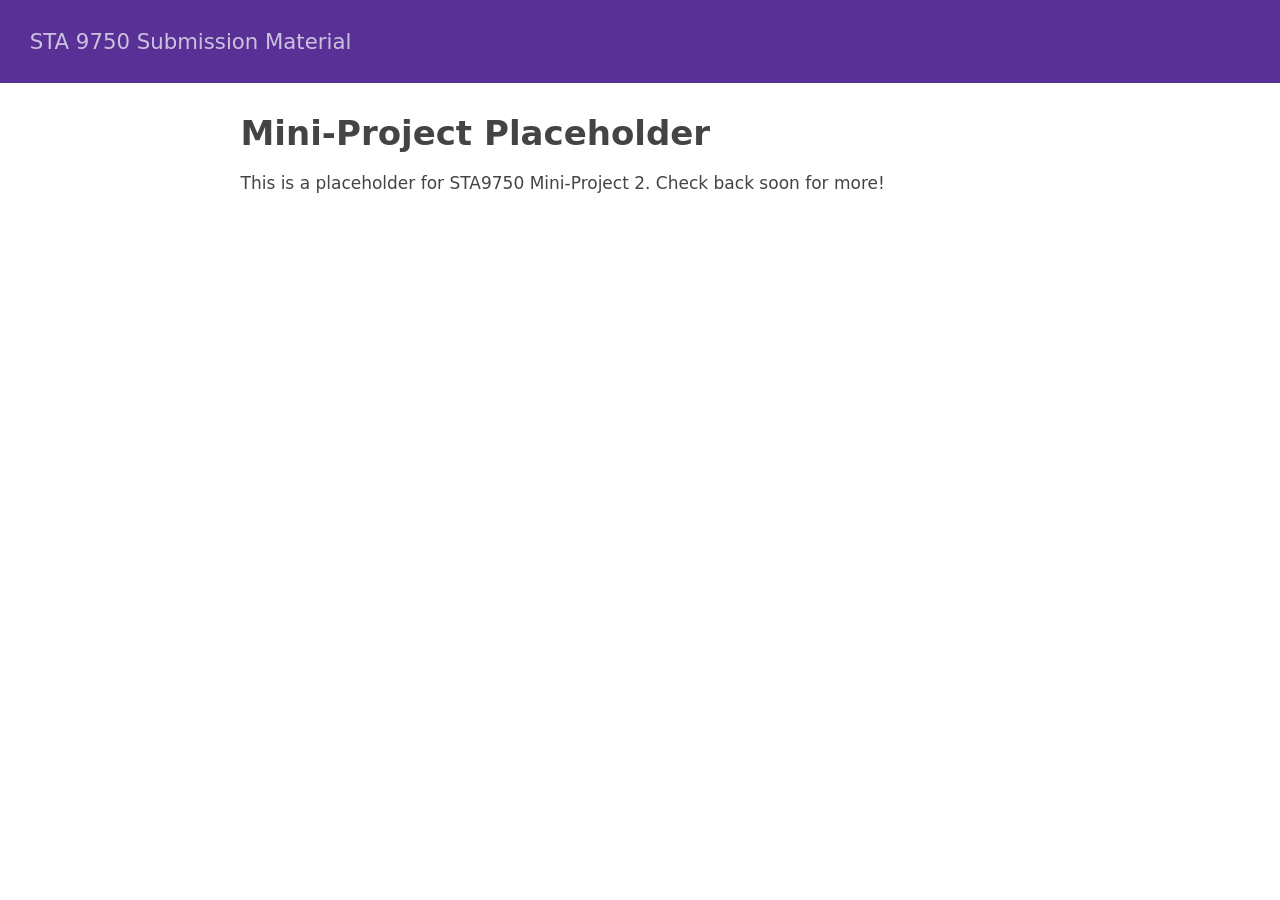
<file: docs/mp02.html>
<!DOCTYPE html>
<html xmlns="http://www.w3.org/1999/xhtml" lang="en" xml:lang="en"><head>

<meta charset="utf-8">
<meta name="generator" content="quarto-1.9.38">

<meta name="viewport" content="width=device-width, initial-scale=1.0, user-scalable=yes">


<title>Mini-Project Placeholder – STA 9750 Submission Material</title>
<style>
/* Default styles provided by pandoc.
** See https://pandoc.org/MANUAL.html#variables-for-html for config info.
*/
code{white-space: pre-wrap;}
span.smallcaps{font-variant: small-caps;}
div.columns{display: flex; gap: min(4vw, 1.5em);}
div.column{flex: auto; overflow-x: auto;}
div.hanging-indent{margin-left: 1.5em; text-indent: -1.5em;}
ul.task-list{list-style: none;}
ul.task-list li input[type="checkbox"] {
  width: 0.8em;
  margin: 0 0.8em 0.2em -1em; /* quarto-specific, see https://github.com/quarto-dev/quarto-cli/issues/4556 */ 
  vertical-align: middle;
}
</style>


<script src="site_libs/quarto-nav/quarto-nav.js"></script>
<script src="site_libs/quarto-nav/headroom.min.js"></script>
<script src="site_libs/clipboard/clipboard.min.js"></script>
<script src="site_libs/quarto-search/autocomplete.umd.js"></script>
<script src="site_libs/quarto-search/fuse.min.js"></script>
<script src="site_libs/quarto-search/quarto-search.js"></script>
<meta name="quarto:offset" content="./">
<script src="site_libs/quarto-html/quarto.js" type="module"></script>
<script src="site_libs/quarto-html/tabsets/tabsets.js" type="module"></script>
<script src="site_libs/quarto-html/popper.min.js"></script>
<script src="site_libs/quarto-html/tippy.umd.min.js"></script>
<script src="site_libs/quarto-html/anchor.min.js"></script>
<link href="site_libs/quarto-html/tippy.css" rel="stylesheet">
<link href="site_libs/quarto-html/quarto-syntax-highlighting-15634bcf2e68342d4ad2dfa704d543f6.css" rel="stylesheet" id="quarto-text-highlighting-styles">
<script src="site_libs/bootstrap/bootstrap.min.js"></script>
<link href="site_libs/bootstrap/bootstrap-icons.css" rel="stylesheet">
<link href="site_libs/bootstrap/bootstrap-40f2aac132f284f6caa1f97341bad8db.min.css" rel="stylesheet" append-hash="true" id="quarto-bootstrap" data-mode="light">
<script id="quarto-search-options" type="application/json">{
  "location": "navbar",
  "copy-button": false,
  "collapse-after": 3,
  "panel-placement": "end",
  "type": "overlay",
  "limit": 50,
  "keyboard-shortcut": [
    "f",
    "/",
    "s"
  ],
  "show-item-context": false,
  "language": {
    "search-no-results-text": "No results",
    "search-matching-documents-text": "matching documents",
    "search-copy-link-title": "Copy link to search",
    "search-hide-matches-text": "Hide additional matches",
    "search-more-match-text": "more match in this document",
    "search-more-matches-text": "more matches in this document",
    "search-clear-button-title": "Clear",
    "search-text-placeholder": "",
    "search-detached-cancel-button-title": "Cancel",
    "search-submit-button-title": "Submit",
    "search-label": "Search"
  }
}</script>


</head>

<body class="nav-fixed fullcontent quarto-light">

<div id="quarto-search-results"></div>
  <header id="quarto-header" class="headroom fixed-top">
    <nav class="navbar navbar-expand-lg " data-bs-theme="dark">
      <div class="navbar-container container-fluid">
      <div class="navbar-brand-container mx-auto">
    <a class="navbar-brand" href="./index.html">
    <span class="navbar-title">STA 9750 Submission Material</span>
    </a>
  </div>
        <div class="quarto-navbar-tools tools-end">
</div>
      </div> <!-- /container-fluid -->
    </nav>
</header>
<!-- content -->
<div id="quarto-content" class="quarto-container page-columns page-rows-contents page-layout-article page-navbar">
<!-- sidebar -->
<!-- margin-sidebar -->
    
<!-- main -->
<main class="content" id="quarto-document-content">

<header id="title-block-header" class="quarto-title-block default">
<div class="quarto-title">
<h1 class="title">Mini-Project Placeholder</h1>
</div>



<div class="quarto-title-meta">

    
  
    
  </div>
  


</header>


<p>This is a placeholder for STA9750 Mini-Project 2. Check back soon for more!</p>



</main> <!-- /main -->
<script id="quarto-html-after-body" type="application/javascript">
  window.document.addEventListener("DOMContentLoaded", function (event) {
    const icon = "";
    const anchorJS = new window.AnchorJS();
    anchorJS.options = {
      placement: 'right',
      icon: icon
    };
    anchorJS.add('.anchored');
    const isCodeAnnotation = (el) => {
      for (const clz of el.classList) {
        if (clz.startsWith('code-annotation-')) {                     
          return true;
        }
      }
      return false;
    }
    const onCopySuccess = function(e) {
      // button target
      const button = e.trigger;
      // don't keep focus
      button.blur();
      // flash "checked"
      button.classList.add('code-copy-button-checked');
      var currentTitle = button.getAttribute("title");
      button.setAttribute("title", "Copied!");
      let tooltip;
      if (window.bootstrap) {
        button.setAttribute("data-bs-toggle", "tooltip");
        button.setAttribute("data-bs-placement", "left");
        button.setAttribute("data-bs-title", "Copied!");
        tooltip = new bootstrap.Tooltip(button, 
          { trigger: "manual", 
            customClass: "code-copy-button-tooltip",
            offset: [0, -8]});
        tooltip.show();    
      }
      setTimeout(function() {
        if (tooltip) {
          tooltip.hide();
          button.removeAttribute("data-bs-title");
          button.removeAttribute("data-bs-toggle");
          button.removeAttribute("data-bs-placement");
        }
        button.setAttribute("title", currentTitle);
        button.classList.remove('code-copy-button-checked');
      }, 1000);
      // clear code selection
      e.clearSelection();
    }
    const getTextToCopy = function(trigger) {
      const outerScaffold = trigger.parentElement.cloneNode(true);
      const codeEl = outerScaffold.querySelector('code');
      for (const childEl of codeEl.children) {
        if (isCodeAnnotation(childEl)) {
          childEl.remove();
        }
      }
      return codeEl.innerText;
    }
    const clipboard = new window.ClipboardJS('.code-copy-button:not([data-in-quarto-modal])', {
      text: getTextToCopy
    });
    clipboard.on('success', onCopySuccess);
    if (window.document.getElementById('quarto-embedded-source-code-modal')) {
      const clipboardModal = new window.ClipboardJS('.code-copy-button[data-in-quarto-modal]', {
        text: getTextToCopy,
        container: window.document.getElementById('quarto-embedded-source-code-modal')
      });
      clipboardModal.on('success', onCopySuccess);
    }
      var localhostRegex = new RegExp(/^(?:http|https):\/\/localhost\:?[0-9]*\//);
      var mailtoRegex = new RegExp(/^mailto:/);
        var filterRegex = new RegExp("https:\/\/nevenakolarevic-creator\.github\.io\/STA9750-2026-FALL\/");
      var isInternal = (href) => {
          return filterRegex.test(href) || localhostRegex.test(href) || mailtoRegex.test(href);
      }
      // Inspect non-navigation links and adorn them if external
     var links = window.document.querySelectorAll('a[href]:not(.nav-link):not(.navbar-brand):not(.toc-action):not(.sidebar-link):not(.sidebar-item-toggle):not(.pagination-link):not(.no-external):not([aria-hidden]):not(.dropdown-item):not(.quarto-navigation-tool):not(.about-link)');
      for (var i=0; i<links.length; i++) {
        const link = links[i];
        if (!isInternal(link.href)) {
          // undo the damage that might have been done by quarto-nav.js in the case of
          // links that we want to consider external
          if (link.dataset.originalHref !== undefined) {
            link.href = link.dataset.originalHref;
          }
        }
      }
    function tippyHover(el, contentFn, onTriggerFn, onUntriggerFn) {
      const config = {
        allowHTML: true,
        maxWidth: 500,
        delay: 100,
        arrow: false,
        appendTo: function(el) {
            return el.parentElement;
        },
        interactive: true,
        interactiveBorder: 10,
        theme: 'quarto',
        placement: 'bottom-start',
      };
      if (contentFn) {
        config.content = contentFn;
      }
      if (onTriggerFn) {
        config.onTrigger = onTriggerFn;
      }
      if (onUntriggerFn) {
        config.onUntrigger = onUntriggerFn;
      }
      window.tippy(el, config); 
    }
    const noterefs = window.document.querySelectorAll('a[role="doc-noteref"]');
    for (var i=0; i<noterefs.length; i++) {
      const ref = noterefs[i];
      tippyHover(ref, function() {
        // use id or data attribute instead here
        let href = ref.getAttribute('data-footnote-href') || ref.getAttribute('href');
        try { href = new URL(href).hash; } catch {}
        const id = href.replace(/^#\/?/, "");
        const note = window.document.getElementById(id);
        if (note) {
          return note.innerHTML;
        } else {
          return "";
        }
      });
    }
    const xrefs = window.document.querySelectorAll('a.quarto-xref');
    const processXRef = (id, note) => {
      // Strip column container classes
      const stripColumnClz = (el) => {
        el.classList.remove("page-full", "page-columns");
        if (el.children) {
          for (const child of el.children) {
            stripColumnClz(child);
          }
        }
      }
      stripColumnClz(note)
      if (id === null || id.startsWith('sec-')) {
        // Special case sections, only their first couple elements
        const container = document.createElement("div");
        if (note.children && note.children.length > 2) {
          container.appendChild(note.children[0].cloneNode(true));
          for (let i = 1; i < note.children.length; i++) {
            const child = note.children[i];
            if (child.tagName === "P" && child.innerText === "") {
              continue;
            } else {
              container.appendChild(child.cloneNode(true));
              break;
            }
          }
          if (window.Quarto?.typesetMath) {
            window.Quarto.typesetMath(container);
          }
          return container.innerHTML
        } else {
          if (window.Quarto?.typesetMath) {
            window.Quarto.typesetMath(note);
          }
          return note.innerHTML;
        }
      } else {
        // Remove any anchor links if they are present
        const anchorLink = note.querySelector('a.anchorjs-link');
        if (anchorLink) {
          anchorLink.remove();
        }
        if (window.Quarto?.typesetMath) {
          window.Quarto.typesetMath(note);
        }
        if (note.classList.contains("callout")) {
          return note.outerHTML;
        } else {
          return note.innerHTML;
        }
      }
    }
    for (var i=0; i<xrefs.length; i++) {
      const xref = xrefs[i];
      tippyHover(xref, undefined, function(instance) {
        instance.disable();
        let url = xref.getAttribute('href');
        let hash = undefined; 
        if (url.startsWith('#')) {
          hash = url;
        } else {
          try { hash = new URL(url).hash; } catch {}
        }
        if (hash) {
          const id = hash.replace(/^#\/?/, "");
          const note = window.document.getElementById(id);
          if (note !== null) {
            try {
              const html = processXRef(id, note.cloneNode(true));
              instance.setContent(html);
            } finally {
              instance.enable();
              instance.show();
            }
          } else {
            // See if we can fetch this
            fetch(url.split('#')[0])
            .then(res => res.text())
            .then(html => {
              const parser = new DOMParser();
              const htmlDoc = parser.parseFromString(html, "text/html");
              const note = htmlDoc.getElementById(id);
              if (note !== null) {
                const html = processXRef(id, note);
                instance.setContent(html);
              } 
            }).finally(() => {
              instance.enable();
              instance.show();
            });
          }
        } else {
          // See if we can fetch a full url (with no hash to target)
          // This is a special case and we should probably do some content thinning / targeting
          fetch(url)
          .then(res => res.text())
          .then(html => {
            const parser = new DOMParser();
            const htmlDoc = parser.parseFromString(html, "text/html");
            const note = htmlDoc.querySelector('main.content');
            if (note !== null) {
              // This should only happen for chapter cross references
              // (since there is no id in the URL)
              // remove the first header
              if (note.children.length > 0 && note.children[0].tagName === "HEADER") {
                note.children[0].remove();
              }
              const html = processXRef(null, note);
              instance.setContent(html);
            } 
          }).finally(() => {
            instance.enable();
            instance.show();
          });
        }
      }, function(instance) {
      });
    }
        let selectedAnnoteEl;
        const selectorForAnnotation = ( cell, annotation) => {
          let cellAttr = 'data-code-cell="' + cell + '"';
          let lineAttr = 'data-code-annotation="' +  annotation + '"';
          const selector = 'span[' + cellAttr + '][' + lineAttr + ']';
          return selector;
        }
        const selectCodeLines = (annoteEl) => {
          const doc = window.document;
          const targetCell = annoteEl.getAttribute("data-target-cell");
          const targetAnnotation = annoteEl.getAttribute("data-target-annotation");
          const annoteSpan = window.document.querySelector(selectorForAnnotation(targetCell, targetAnnotation));
          const lines = annoteSpan.getAttribute("data-code-lines").split(",");
          const lineIds = lines.map((line) => {
            return targetCell + "-" + line;
          })
          let top = null;
          let height = null;
          let parent = null;
          if (lineIds.length > 0) {
              //compute the position of the single el (top and bottom and make a div)
              const el = window.document.getElementById(lineIds[0]);
              top = el.offsetTop;
              height = el.offsetHeight;
              parent = el.parentElement.parentElement;
            if (lineIds.length > 1) {
              const lastEl = window.document.getElementById(lineIds[lineIds.length - 1]);
              const bottom = lastEl.offsetTop + lastEl.offsetHeight;
              height = bottom - top;
            }
            if (top !== null && height !== null && parent !== null) {
              // cook up a div (if necessary) and position it 
              let div = window.document.getElementById("code-annotation-line-highlight");
              if (div === null) {
                div = window.document.createElement("div");
                div.setAttribute("id", "code-annotation-line-highlight");
                div.style.position = 'absolute';
                parent.appendChild(div);
              }
              div.style.top = top - 2 + "px";
              div.style.height = height + 4 + "px";
              div.style.left = 0;
              let gutterDiv = window.document.getElementById("code-annotation-line-highlight-gutter");
              if (gutterDiv === null) {
                gutterDiv = window.document.createElement("div");
                gutterDiv.setAttribute("id", "code-annotation-line-highlight-gutter");
                gutterDiv.style.position = 'absolute';
                const codeCell = window.document.getElementById(targetCell);
                const gutter = codeCell.querySelector('.code-annotation-gutter');
                gutter.appendChild(gutterDiv);
              }
              gutterDiv.style.top = top - 2 + "px";
              gutterDiv.style.height = height + 4 + "px";
            }
            selectedAnnoteEl = annoteEl;
          }
        };
        const unselectCodeLines = () => {
          const elementsIds = ["code-annotation-line-highlight", "code-annotation-line-highlight-gutter"];
          elementsIds.forEach((elId) => {
            const div = window.document.getElementById(elId);
            if (div) {
              div.remove();
            }
          });
          selectedAnnoteEl = undefined;
        };
          // Handle positioning of the toggle
      window.addEventListener(
        "resize",
        throttle(() => {
          elRect = undefined;
          if (selectedAnnoteEl) {
            selectCodeLines(selectedAnnoteEl);
          }
        }, 10)
      );
      function throttle(fn, ms) {
      let throttle = false;
      let timer;
        return (...args) => {
          if(!throttle) { // first call gets through
              fn.apply(this, args);
              throttle = true;
          } else { // all the others get throttled
              if(timer) clearTimeout(timer); // cancel #2
              timer = setTimeout(() => {
                fn.apply(this, args);
                timer = throttle = false;
              }, ms);
          }
        };
      }
        // Attach click handler to the DT
        const annoteDls = window.document.querySelectorAll('dt[data-target-cell]');
        for (const annoteDlNode of annoteDls) {
          annoteDlNode.addEventListener('click', (event) => {
            const clickedEl = event.target;
            if (clickedEl !== selectedAnnoteEl) {
              unselectCodeLines();
              const activeEl = window.document.querySelector('dt[data-target-cell].code-annotation-active');
              if (activeEl) {
                activeEl.classList.remove('code-annotation-active');
              }
              selectCodeLines(clickedEl);
              clickedEl.classList.add('code-annotation-active');
            } else {
              // Unselect the line
              unselectCodeLines();
              clickedEl.classList.remove('code-annotation-active');
            }
          });
        }
    const findCites = (el) => {
      const parentEl = el.parentElement;
      if (parentEl) {
        const cites = parentEl.dataset.cites;
        if (cites) {
          return {
            el,
            cites: cites.split(' ')
          };
        } else {
          return findCites(el.parentElement)
        }
      } else {
        return undefined;
      }
    };
    var bibliorefs = window.document.querySelectorAll('a[role="doc-biblioref"]');
    for (var i=0; i<bibliorefs.length; i++) {
      const ref = bibliorefs[i];
      const citeInfo = findCites(ref);
      if (citeInfo) {
        tippyHover(citeInfo.el, function() {
          var popup = window.document.createElement('div');
          citeInfo.cites.forEach(function(cite) {
            var citeDiv = window.document.createElement('div');
            citeDiv.classList.add('hanging-indent');
            citeDiv.classList.add('csl-entry');
            var biblioDiv = window.document.getElementById('ref-' + cite);
            if (biblioDiv) {
              citeDiv.innerHTML = biblioDiv.innerHTML;
            }
            popup.appendChild(citeDiv);
          });
          return popup.innerHTML;
        });
      }
    }
  });
  </script>
</div> <!-- /content -->




</body></html>
</file>
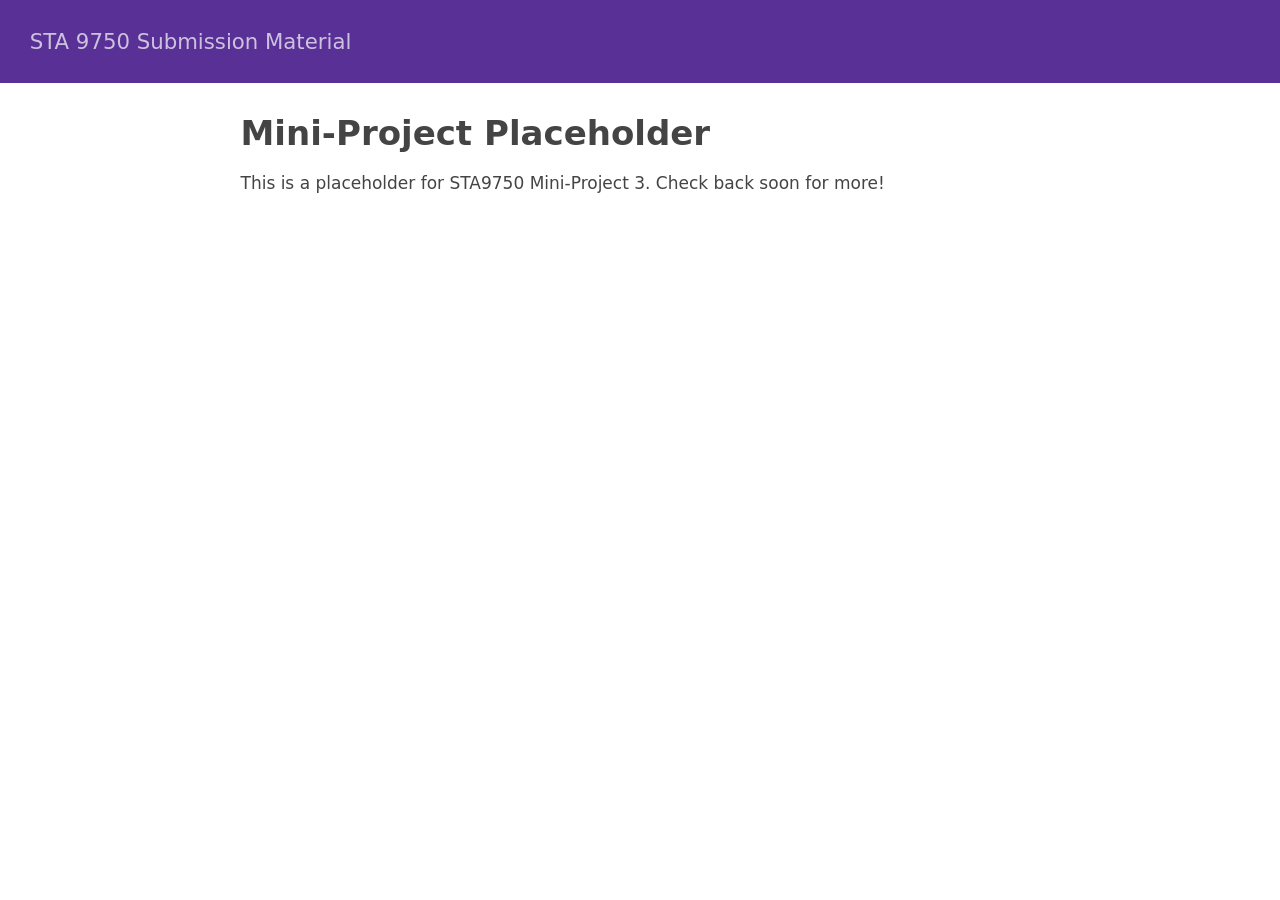
<file: docs/mp03.html>
<!DOCTYPE html>
<html xmlns="http://www.w3.org/1999/xhtml" lang="en" xml:lang="en"><head>

<meta charset="utf-8">
<meta name="generator" content="quarto-1.9.38">

<meta name="viewport" content="width=device-width, initial-scale=1.0, user-scalable=yes">


<title>Mini-Project Placeholder – STA 9750 Submission Material</title>
<style>
/* Default styles provided by pandoc.
** See https://pandoc.org/MANUAL.html#variables-for-html for config info.
*/
code{white-space: pre-wrap;}
span.smallcaps{font-variant: small-caps;}
div.columns{display: flex; gap: min(4vw, 1.5em);}
div.column{flex: auto; overflow-x: auto;}
div.hanging-indent{margin-left: 1.5em; text-indent: -1.5em;}
ul.task-list{list-style: none;}
ul.task-list li input[type="checkbox"] {
  width: 0.8em;
  margin: 0 0.8em 0.2em -1em; /* quarto-specific, see https://github.com/quarto-dev/quarto-cli/issues/4556 */ 
  vertical-align: middle;
}
</style>


<script src="site_libs/quarto-nav/quarto-nav.js"></script>
<script src="site_libs/quarto-nav/headroom.min.js"></script>
<script src="site_libs/clipboard/clipboard.min.js"></script>
<script src="site_libs/quarto-search/autocomplete.umd.js"></script>
<script src="site_libs/quarto-search/fuse.min.js"></script>
<script src="site_libs/quarto-search/quarto-search.js"></script>
<meta name="quarto:offset" content="./">
<script src="site_libs/quarto-html/quarto.js" type="module"></script>
<script src="site_libs/quarto-html/tabsets/tabsets.js" type="module"></script>
<script src="site_libs/quarto-html/popper.min.js"></script>
<script src="site_libs/quarto-html/tippy.umd.min.js"></script>
<script src="site_libs/quarto-html/anchor.min.js"></script>
<link href="site_libs/quarto-html/tippy.css" rel="stylesheet">
<link href="site_libs/quarto-html/quarto-syntax-highlighting-15634bcf2e68342d4ad2dfa704d543f6.css" rel="stylesheet" id="quarto-text-highlighting-styles">
<script src="site_libs/bootstrap/bootstrap.min.js"></script>
<link href="site_libs/bootstrap/bootstrap-icons.css" rel="stylesheet">
<link href="site_libs/bootstrap/bootstrap-40f2aac132f284f6caa1f97341bad8db.min.css" rel="stylesheet" append-hash="true" id="quarto-bootstrap" data-mode="light">
<script id="quarto-search-options" type="application/json">{
  "location": "navbar",
  "copy-button": false,
  "collapse-after": 3,
  "panel-placement": "end",
  "type": "overlay",
  "limit": 50,
  "keyboard-shortcut": [
    "f",
    "/",
    "s"
  ],
  "show-item-context": false,
  "language": {
    "search-no-results-text": "No results",
    "search-matching-documents-text": "matching documents",
    "search-copy-link-title": "Copy link to search",
    "search-hide-matches-text": "Hide additional matches",
    "search-more-match-text": "more match in this document",
    "search-more-matches-text": "more matches in this document",
    "search-clear-button-title": "Clear",
    "search-text-placeholder": "",
    "search-detached-cancel-button-title": "Cancel",
    "search-submit-button-title": "Submit",
    "search-label": "Search"
  }
}</script>


</head>

<body class="nav-fixed fullcontent quarto-light">

<div id="quarto-search-results"></div>
  <header id="quarto-header" class="headroom fixed-top">
    <nav class="navbar navbar-expand-lg " data-bs-theme="dark">
      <div class="navbar-container container-fluid">
      <div class="navbar-brand-container mx-auto">
    <a class="navbar-brand" href="./index.html">
    <span class="navbar-title">STA 9750 Submission Material</span>
    </a>
  </div>
        <div class="quarto-navbar-tools tools-end">
</div>
      </div> <!-- /container-fluid -->
    </nav>
</header>
<!-- content -->
<div id="quarto-content" class="quarto-container page-columns page-rows-contents page-layout-article page-navbar">
<!-- sidebar -->
<!-- margin-sidebar -->
    
<!-- main -->
<main class="content" id="quarto-document-content">

<header id="title-block-header" class="quarto-title-block default">
<div class="quarto-title">
<h1 class="title">Mini-Project Placeholder</h1>
</div>



<div class="quarto-title-meta">

    
  
    
  </div>
  


</header>


<p>This is a placeholder for STA9750 Mini-Project 3. Check back soon for more!</p>



</main> <!-- /main -->
<script id="quarto-html-after-body" type="application/javascript">
  window.document.addEventListener("DOMContentLoaded", function (event) {
    const icon = "";
    const anchorJS = new window.AnchorJS();
    anchorJS.options = {
      placement: 'right',
      icon: icon
    };
    anchorJS.add('.anchored');
    const isCodeAnnotation = (el) => {
      for (const clz of el.classList) {
        if (clz.startsWith('code-annotation-')) {                     
          return true;
        }
      }
      return false;
    }
    const onCopySuccess = function(e) {
      // button target
      const button = e.trigger;
      // don't keep focus
      button.blur();
      // flash "checked"
      button.classList.add('code-copy-button-checked');
      var currentTitle = button.getAttribute("title");
      button.setAttribute("title", "Copied!");
      let tooltip;
      if (window.bootstrap) {
        button.setAttribute("data-bs-toggle", "tooltip");
        button.setAttribute("data-bs-placement", "left");
        button.setAttribute("data-bs-title", "Copied!");
        tooltip = new bootstrap.Tooltip(button, 
          { trigger: "manual", 
            customClass: "code-copy-button-tooltip",
            offset: [0, -8]});
        tooltip.show();    
      }
      setTimeout(function() {
        if (tooltip) {
          tooltip.hide();
          button.removeAttribute("data-bs-title");
          button.removeAttribute("data-bs-toggle");
          button.removeAttribute("data-bs-placement");
        }
        button.setAttribute("title", currentTitle);
        button.classList.remove('code-copy-button-checked');
      }, 1000);
      // clear code selection
      e.clearSelection();
    }
    const getTextToCopy = function(trigger) {
      const outerScaffold = trigger.parentElement.cloneNode(true);
      const codeEl = outerScaffold.querySelector('code');
      for (const childEl of codeEl.children) {
        if (isCodeAnnotation(childEl)) {
          childEl.remove();
        }
      }
      return codeEl.innerText;
    }
    const clipboard = new window.ClipboardJS('.code-copy-button:not([data-in-quarto-modal])', {
      text: getTextToCopy
    });
    clipboard.on('success', onCopySuccess);
    if (window.document.getElementById('quarto-embedded-source-code-modal')) {
      const clipboardModal = new window.ClipboardJS('.code-copy-button[data-in-quarto-modal]', {
        text: getTextToCopy,
        container: window.document.getElementById('quarto-embedded-source-code-modal')
      });
      clipboardModal.on('success', onCopySuccess);
    }
      var localhostRegex = new RegExp(/^(?:http|https):\/\/localhost\:?[0-9]*\//);
      var mailtoRegex = new RegExp(/^mailto:/);
        var filterRegex = new RegExp("https:\/\/nevenakolarevic-creator\.github\.io\/STA9750-2026-FALL\/");
      var isInternal = (href) => {
          return filterRegex.test(href) || localhostRegex.test(href) || mailtoRegex.test(href);
      }
      // Inspect non-navigation links and adorn them if external
     var links = window.document.querySelectorAll('a[href]:not(.nav-link):not(.navbar-brand):not(.toc-action):not(.sidebar-link):not(.sidebar-item-toggle):not(.pagination-link):not(.no-external):not([aria-hidden]):not(.dropdown-item):not(.quarto-navigation-tool):not(.about-link)');
      for (var i=0; i<links.length; i++) {
        const link = links[i];
        if (!isInternal(link.href)) {
          // undo the damage that might have been done by quarto-nav.js in the case of
          // links that we want to consider external
          if (link.dataset.originalHref !== undefined) {
            link.href = link.dataset.originalHref;
          }
        }
      }
    function tippyHover(el, contentFn, onTriggerFn, onUntriggerFn) {
      const config = {
        allowHTML: true,
        maxWidth: 500,
        delay: 100,
        arrow: false,
        appendTo: function(el) {
            return el.parentElement;
        },
        interactive: true,
        interactiveBorder: 10,
        theme: 'quarto',
        placement: 'bottom-start',
      };
      if (contentFn) {
        config.content = contentFn;
      }
      if (onTriggerFn) {
        config.onTrigger = onTriggerFn;
      }
      if (onUntriggerFn) {
        config.onUntrigger = onUntriggerFn;
      }
      window.tippy(el, config); 
    }
    const noterefs = window.document.querySelectorAll('a[role="doc-noteref"]');
    for (var i=0; i<noterefs.length; i++) {
      const ref = noterefs[i];
      tippyHover(ref, function() {
        // use id or data attribute instead here
        let href = ref.getAttribute('data-footnote-href') || ref.getAttribute('href');
        try { href = new URL(href).hash; } catch {}
        const id = href.replace(/^#\/?/, "");
        const note = window.document.getElementById(id);
        if (note) {
          return note.innerHTML;
        } else {
          return "";
        }
      });
    }
    const xrefs = window.document.querySelectorAll('a.quarto-xref');
    const processXRef = (id, note) => {
      // Strip column container classes
      const stripColumnClz = (el) => {
        el.classList.remove("page-full", "page-columns");
        if (el.children) {
          for (const child of el.children) {
            stripColumnClz(child);
          }
        }
      }
      stripColumnClz(note)
      if (id === null || id.startsWith('sec-')) {
        // Special case sections, only their first couple elements
        const container = document.createElement("div");
        if (note.children && note.children.length > 2) {
          container.appendChild(note.children[0].cloneNode(true));
          for (let i = 1; i < note.children.length; i++) {
            const child = note.children[i];
            if (child.tagName === "P" && child.innerText === "") {
              continue;
            } else {
              container.appendChild(child.cloneNode(true));
              break;
            }
          }
          if (window.Quarto?.typesetMath) {
            window.Quarto.typesetMath(container);
          }
          return container.innerHTML
        } else {
          if (window.Quarto?.typesetMath) {
            window.Quarto.typesetMath(note);
          }
          return note.innerHTML;
        }
      } else {
        // Remove any anchor links if they are present
        const anchorLink = note.querySelector('a.anchorjs-link');
        if (anchorLink) {
          anchorLink.remove();
        }
        if (window.Quarto?.typesetMath) {
          window.Quarto.typesetMath(note);
        }
        if (note.classList.contains("callout")) {
          return note.outerHTML;
        } else {
          return note.innerHTML;
        }
      }
    }
    for (var i=0; i<xrefs.length; i++) {
      const xref = xrefs[i];
      tippyHover(xref, undefined, function(instance) {
        instance.disable();
        let url = xref.getAttribute('href');
        let hash = undefined; 
        if (url.startsWith('#')) {
          hash = url;
        } else {
          try { hash = new URL(url).hash; } catch {}
        }
        if (hash) {
          const id = hash.replace(/^#\/?/, "");
          const note = window.document.getElementById(id);
          if (note !== null) {
            try {
              const html = processXRef(id, note.cloneNode(true));
              instance.setContent(html);
            } finally {
              instance.enable();
              instance.show();
            }
          } else {
            // See if we can fetch this
            fetch(url.split('#')[0])
            .then(res => res.text())
            .then(html => {
              const parser = new DOMParser();
              const htmlDoc = parser.parseFromString(html, "text/html");
              const note = htmlDoc.getElementById(id);
              if (note !== null) {
                const html = processXRef(id, note);
                instance.setContent(html);
              } 
            }).finally(() => {
              instance.enable();
              instance.show();
            });
          }
        } else {
          // See if we can fetch a full url (with no hash to target)
          // This is a special case and we should probably do some content thinning / targeting
          fetch(url)
          .then(res => res.text())
          .then(html => {
            const parser = new DOMParser();
            const htmlDoc = parser.parseFromString(html, "text/html");
            const note = htmlDoc.querySelector('main.content');
            if (note !== null) {
              // This should only happen for chapter cross references
              // (since there is no id in the URL)
              // remove the first header
              if (note.children.length > 0 && note.children[0].tagName === "HEADER") {
                note.children[0].remove();
              }
              const html = processXRef(null, note);
              instance.setContent(html);
            } 
          }).finally(() => {
            instance.enable();
            instance.show();
          });
        }
      }, function(instance) {
      });
    }
        let selectedAnnoteEl;
        const selectorForAnnotation = ( cell, annotation) => {
          let cellAttr = 'data-code-cell="' + cell + '"';
          let lineAttr = 'data-code-annotation="' +  annotation + '"';
          const selector = 'span[' + cellAttr + '][' + lineAttr + ']';
          return selector;
        }
        const selectCodeLines = (annoteEl) => {
          const doc = window.document;
          const targetCell = annoteEl.getAttribute("data-target-cell");
          const targetAnnotation = annoteEl.getAttribute("data-target-annotation");
          const annoteSpan = window.document.querySelector(selectorForAnnotation(targetCell, targetAnnotation));
          const lines = annoteSpan.getAttribute("data-code-lines").split(",");
          const lineIds = lines.map((line) => {
            return targetCell + "-" + line;
          })
          let top = null;
          let height = null;
          let parent = null;
          if (lineIds.length > 0) {
              //compute the position of the single el (top and bottom and make a div)
              const el = window.document.getElementById(lineIds[0]);
              top = el.offsetTop;
              height = el.offsetHeight;
              parent = el.parentElement.parentElement;
            if (lineIds.length > 1) {
              const lastEl = window.document.getElementById(lineIds[lineIds.length - 1]);
              const bottom = lastEl.offsetTop + lastEl.offsetHeight;
              height = bottom - top;
            }
            if (top !== null && height !== null && parent !== null) {
              // cook up a div (if necessary) and position it 
              let div = window.document.getElementById("code-annotation-line-highlight");
              if (div === null) {
                div = window.document.createElement("div");
                div.setAttribute("id", "code-annotation-line-highlight");
                div.style.position = 'absolute';
                parent.appendChild(div);
              }
              div.style.top = top - 2 + "px";
              div.style.height = height + 4 + "px";
              div.style.left = 0;
              let gutterDiv = window.document.getElementById("code-annotation-line-highlight-gutter");
              if (gutterDiv === null) {
                gutterDiv = window.document.createElement("div");
                gutterDiv.setAttribute("id", "code-annotation-line-highlight-gutter");
                gutterDiv.style.position = 'absolute';
                const codeCell = window.document.getElementById(targetCell);
                const gutter = codeCell.querySelector('.code-annotation-gutter');
                gutter.appendChild(gutterDiv);
              }
              gutterDiv.style.top = top - 2 + "px";
              gutterDiv.style.height = height + 4 + "px";
            }
            selectedAnnoteEl = annoteEl;
          }
        };
        const unselectCodeLines = () => {
          const elementsIds = ["code-annotation-line-highlight", "code-annotation-line-highlight-gutter"];
          elementsIds.forEach((elId) => {
            const div = window.document.getElementById(elId);
            if (div) {
              div.remove();
            }
          });
          selectedAnnoteEl = undefined;
        };
          // Handle positioning of the toggle
      window.addEventListener(
        "resize",
        throttle(() => {
          elRect = undefined;
          if (selectedAnnoteEl) {
            selectCodeLines(selectedAnnoteEl);
          }
        }, 10)
      );
      function throttle(fn, ms) {
      let throttle = false;
      let timer;
        return (...args) => {
          if(!throttle) { // first call gets through
              fn.apply(this, args);
              throttle = true;
          } else { // all the others get throttled
              if(timer) clearTimeout(timer); // cancel #2
              timer = setTimeout(() => {
                fn.apply(this, args);
                timer = throttle = false;
              }, ms);
          }
        };
      }
        // Attach click handler to the DT
        const annoteDls = window.document.querySelectorAll('dt[data-target-cell]');
        for (const annoteDlNode of annoteDls) {
          annoteDlNode.addEventListener('click', (event) => {
            const clickedEl = event.target;
            if (clickedEl !== selectedAnnoteEl) {
              unselectCodeLines();
              const activeEl = window.document.querySelector('dt[data-target-cell].code-annotation-active');
              if (activeEl) {
                activeEl.classList.remove('code-annotation-active');
              }
              selectCodeLines(clickedEl);
              clickedEl.classList.add('code-annotation-active');
            } else {
              // Unselect the line
              unselectCodeLines();
              clickedEl.classList.remove('code-annotation-active');
            }
          });
        }
    const findCites = (el) => {
      const parentEl = el.parentElement;
      if (parentEl) {
        const cites = parentEl.dataset.cites;
        if (cites) {
          return {
            el,
            cites: cites.split(' ')
          };
        } else {
          return findCites(el.parentElement)
        }
      } else {
        return undefined;
      }
    };
    var bibliorefs = window.document.querySelectorAll('a[role="doc-biblioref"]');
    for (var i=0; i<bibliorefs.length; i++) {
      const ref = bibliorefs[i];
      const citeInfo = findCites(ref);
      if (citeInfo) {
        tippyHover(citeInfo.el, function() {
          var popup = window.document.createElement('div');
          citeInfo.cites.forEach(function(cite) {
            var citeDiv = window.document.createElement('div');
            citeDiv.classList.add('hanging-indent');
            citeDiv.classList.add('csl-entry');
            var biblioDiv = window.document.getElementById('ref-' + cite);
            if (biblioDiv) {
              citeDiv.innerHTML = biblioDiv.innerHTML;
            }
            popup.appendChild(citeDiv);
          });
          return popup.innerHTML;
        });
      }
    }
  });
  </script>
</div> <!-- /content -->




</body></html>
</file>
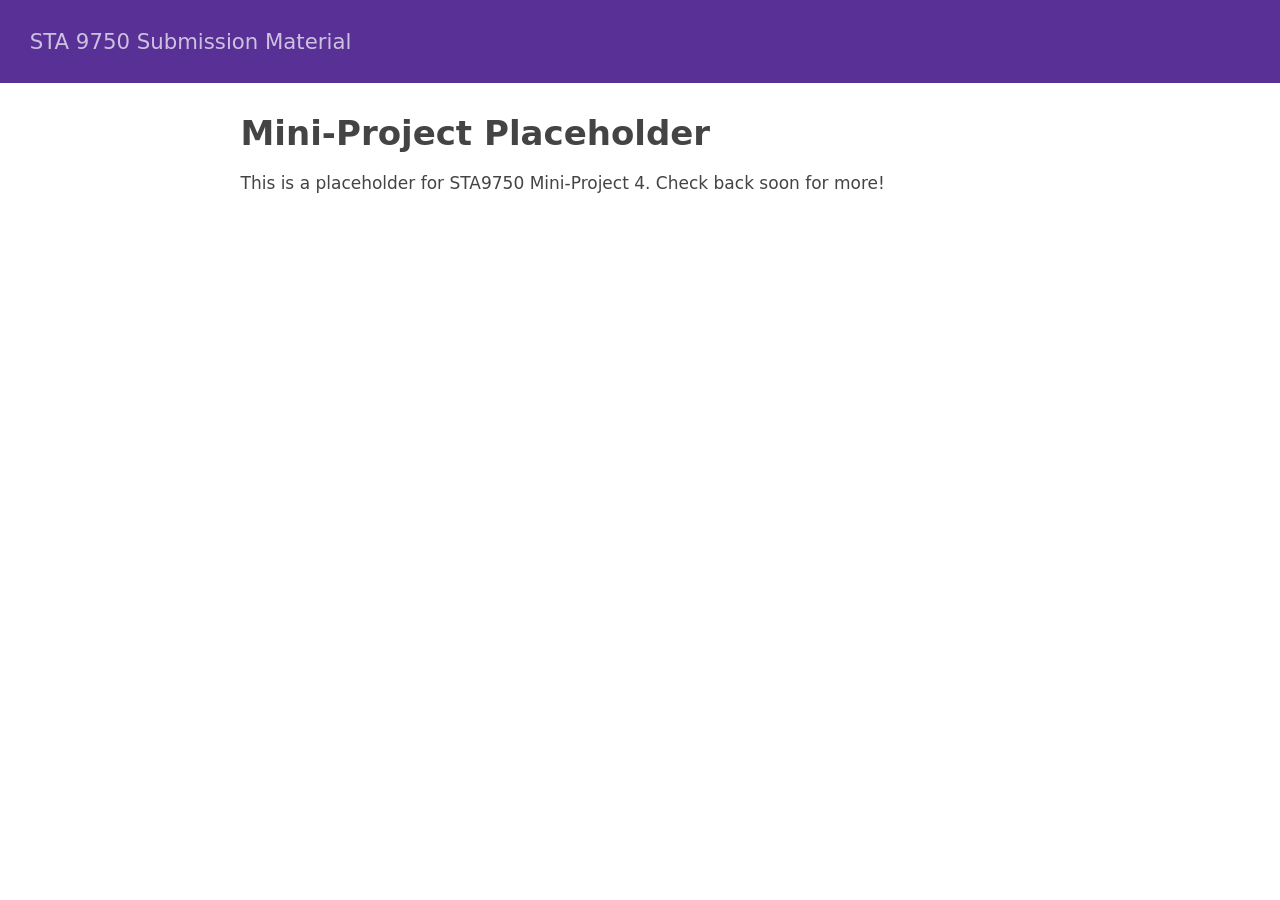
<file: docs/mp04.html>
<!DOCTYPE html>
<html xmlns="http://www.w3.org/1999/xhtml" lang="en" xml:lang="en"><head>

<meta charset="utf-8">
<meta name="generator" content="quarto-1.9.38">

<meta name="viewport" content="width=device-width, initial-scale=1.0, user-scalable=yes">


<title>Mini-Project Placeholder – STA 9750 Submission Material</title>
<style>
/* Default styles provided by pandoc.
** See https://pandoc.org/MANUAL.html#variables-for-html for config info.
*/
code{white-space: pre-wrap;}
span.smallcaps{font-variant: small-caps;}
div.columns{display: flex; gap: min(4vw, 1.5em);}
div.column{flex: auto; overflow-x: auto;}
div.hanging-indent{margin-left: 1.5em; text-indent: -1.5em;}
ul.task-list{list-style: none;}
ul.task-list li input[type="checkbox"] {
  width: 0.8em;
  margin: 0 0.8em 0.2em -1em; /* quarto-specific, see https://github.com/quarto-dev/quarto-cli/issues/4556 */ 
  vertical-align: middle;
}
</style>


<script src="site_libs/quarto-nav/quarto-nav.js"></script>
<script src="site_libs/quarto-nav/headroom.min.js"></script>
<script src="site_libs/clipboard/clipboard.min.js"></script>
<script src="site_libs/quarto-search/autocomplete.umd.js"></script>
<script src="site_libs/quarto-search/fuse.min.js"></script>
<script src="site_libs/quarto-search/quarto-search.js"></script>
<meta name="quarto:offset" content="./">
<script src="site_libs/quarto-html/quarto.js" type="module"></script>
<script src="site_libs/quarto-html/tabsets/tabsets.js" type="module"></script>
<script src="site_libs/quarto-html/popper.min.js"></script>
<script src="site_libs/quarto-html/tippy.umd.min.js"></script>
<script src="site_libs/quarto-html/anchor.min.js"></script>
<link href="site_libs/quarto-html/tippy.css" rel="stylesheet">
<link href="site_libs/quarto-html/quarto-syntax-highlighting-15634bcf2e68342d4ad2dfa704d543f6.css" rel="stylesheet" id="quarto-text-highlighting-styles">
<script src="site_libs/bootstrap/bootstrap.min.js"></script>
<link href="site_libs/bootstrap/bootstrap-icons.css" rel="stylesheet">
<link href="site_libs/bootstrap/bootstrap-40f2aac132f284f6caa1f97341bad8db.min.css" rel="stylesheet" append-hash="true" id="quarto-bootstrap" data-mode="light">
<script id="quarto-search-options" type="application/json">{
  "location": "navbar",
  "copy-button": false,
  "collapse-after": 3,
  "panel-placement": "end",
  "type": "overlay",
  "limit": 50,
  "keyboard-shortcut": [
    "f",
    "/",
    "s"
  ],
  "show-item-context": false,
  "language": {
    "search-no-results-text": "No results",
    "search-matching-documents-text": "matching documents",
    "search-copy-link-title": "Copy link to search",
    "search-hide-matches-text": "Hide additional matches",
    "search-more-match-text": "more match in this document",
    "search-more-matches-text": "more matches in this document",
    "search-clear-button-title": "Clear",
    "search-text-placeholder": "",
    "search-detached-cancel-button-title": "Cancel",
    "search-submit-button-title": "Submit",
    "search-label": "Search"
  }
}</script>


</head>

<body class="nav-fixed fullcontent quarto-light">

<div id="quarto-search-results"></div>
  <header id="quarto-header" class="headroom fixed-top">
    <nav class="navbar navbar-expand-lg " data-bs-theme="dark">
      <div class="navbar-container container-fluid">
      <div class="navbar-brand-container mx-auto">
    <a class="navbar-brand" href="./index.html">
    <span class="navbar-title">STA 9750 Submission Material</span>
    </a>
  </div>
        <div class="quarto-navbar-tools tools-end">
</div>
      </div> <!-- /container-fluid -->
    </nav>
</header>
<!-- content -->
<div id="quarto-content" class="quarto-container page-columns page-rows-contents page-layout-article page-navbar">
<!-- sidebar -->
<!-- margin-sidebar -->
    
<!-- main -->
<main class="content" id="quarto-document-content">

<header id="title-block-header" class="quarto-title-block default">
<div class="quarto-title">
<h1 class="title">Mini-Project Placeholder</h1>
</div>



<div class="quarto-title-meta">

    
  
    
  </div>
  


</header>


<p>This is a placeholder for STA9750 Mini-Project 4. Check back soon for more!</p>



</main> <!-- /main -->
<script id="quarto-html-after-body" type="application/javascript">
  window.document.addEventListener("DOMContentLoaded", function (event) {
    const icon = "";
    const anchorJS = new window.AnchorJS();
    anchorJS.options = {
      placement: 'right',
      icon: icon
    };
    anchorJS.add('.anchored');
    const isCodeAnnotation = (el) => {
      for (const clz of el.classList) {
        if (clz.startsWith('code-annotation-')) {                     
          return true;
        }
      }
      return false;
    }
    const onCopySuccess = function(e) {
      // button target
      const button = e.trigger;
      // don't keep focus
      button.blur();
      // flash "checked"
      button.classList.add('code-copy-button-checked');
      var currentTitle = button.getAttribute("title");
      button.setAttribute("title", "Copied!");
      let tooltip;
      if (window.bootstrap) {
        button.setAttribute("data-bs-toggle", "tooltip");
        button.setAttribute("data-bs-placement", "left");
        button.setAttribute("data-bs-title", "Copied!");
        tooltip = new bootstrap.Tooltip(button, 
          { trigger: "manual", 
            customClass: "code-copy-button-tooltip",
            offset: [0, -8]});
        tooltip.show();    
      }
      setTimeout(function() {
        if (tooltip) {
          tooltip.hide();
          button.removeAttribute("data-bs-title");
          button.removeAttribute("data-bs-toggle");
          button.removeAttribute("data-bs-placement");
        }
        button.setAttribute("title", currentTitle);
        button.classList.remove('code-copy-button-checked');
      }, 1000);
      // clear code selection
      e.clearSelection();
    }
    const getTextToCopy = function(trigger) {
      const outerScaffold = trigger.parentElement.cloneNode(true);
      const codeEl = outerScaffold.querySelector('code');
      for (const childEl of codeEl.children) {
        if (isCodeAnnotation(childEl)) {
          childEl.remove();
        }
      }
      return codeEl.innerText;
    }
    const clipboard = new window.ClipboardJS('.code-copy-button:not([data-in-quarto-modal])', {
      text: getTextToCopy
    });
    clipboard.on('success', onCopySuccess);
    if (window.document.getElementById('quarto-embedded-source-code-modal')) {
      const clipboardModal = new window.ClipboardJS('.code-copy-button[data-in-quarto-modal]', {
        text: getTextToCopy,
        container: window.document.getElementById('quarto-embedded-source-code-modal')
      });
      clipboardModal.on('success', onCopySuccess);
    }
      var localhostRegex = new RegExp(/^(?:http|https):\/\/localhost\:?[0-9]*\//);
      var mailtoRegex = new RegExp(/^mailto:/);
        var filterRegex = new RegExp("https:\/\/nevenakolarevic-creator\.github\.io\/STA9750-2026-FALL\/");
      var isInternal = (href) => {
          return filterRegex.test(href) || localhostRegex.test(href) || mailtoRegex.test(href);
      }
      // Inspect non-navigation links and adorn them if external
     var links = window.document.querySelectorAll('a[href]:not(.nav-link):not(.navbar-brand):not(.toc-action):not(.sidebar-link):not(.sidebar-item-toggle):not(.pagination-link):not(.no-external):not([aria-hidden]):not(.dropdown-item):not(.quarto-navigation-tool):not(.about-link)');
      for (var i=0; i<links.length; i++) {
        const link = links[i];
        if (!isInternal(link.href)) {
          // undo the damage that might have been done by quarto-nav.js in the case of
          // links that we want to consider external
          if (link.dataset.originalHref !== undefined) {
            link.href = link.dataset.originalHref;
          }
        }
      }
    function tippyHover(el, contentFn, onTriggerFn, onUntriggerFn) {
      const config = {
        allowHTML: true,
        maxWidth: 500,
        delay: 100,
        arrow: false,
        appendTo: function(el) {
            return el.parentElement;
        },
        interactive: true,
        interactiveBorder: 10,
        theme: 'quarto',
        placement: 'bottom-start',
      };
      if (contentFn) {
        config.content = contentFn;
      }
      if (onTriggerFn) {
        config.onTrigger = onTriggerFn;
      }
      if (onUntriggerFn) {
        config.onUntrigger = onUntriggerFn;
      }
      window.tippy(el, config); 
    }
    const noterefs = window.document.querySelectorAll('a[role="doc-noteref"]');
    for (var i=0; i<noterefs.length; i++) {
      const ref = noterefs[i];
      tippyHover(ref, function() {
        // use id or data attribute instead here
        let href = ref.getAttribute('data-footnote-href') || ref.getAttribute('href');
        try { href = new URL(href).hash; } catch {}
        const id = href.replace(/^#\/?/, "");
        const note = window.document.getElementById(id);
        if (note) {
          return note.innerHTML;
        } else {
          return "";
        }
      });
    }
    const xrefs = window.document.querySelectorAll('a.quarto-xref');
    const processXRef = (id, note) => {
      // Strip column container classes
      const stripColumnClz = (el) => {
        el.classList.remove("page-full", "page-columns");
        if (el.children) {
          for (const child of el.children) {
            stripColumnClz(child);
          }
        }
      }
      stripColumnClz(note)
      if (id === null || id.startsWith('sec-')) {
        // Special case sections, only their first couple elements
        const container = document.createElement("div");
        if (note.children && note.children.length > 2) {
          container.appendChild(note.children[0].cloneNode(true));
          for (let i = 1; i < note.children.length; i++) {
            const child = note.children[i];
            if (child.tagName === "P" && child.innerText === "") {
              continue;
            } else {
              container.appendChild(child.cloneNode(true));
              break;
            }
          }
          if (window.Quarto?.typesetMath) {
            window.Quarto.typesetMath(container);
          }
          return container.innerHTML
        } else {
          if (window.Quarto?.typesetMath) {
            window.Quarto.typesetMath(note);
          }
          return note.innerHTML;
        }
      } else {
        // Remove any anchor links if they are present
        const anchorLink = note.querySelector('a.anchorjs-link');
        if (anchorLink) {
          anchorLink.remove();
        }
        if (window.Quarto?.typesetMath) {
          window.Quarto.typesetMath(note);
        }
        if (note.classList.contains("callout")) {
          return note.outerHTML;
        } else {
          return note.innerHTML;
        }
      }
    }
    for (var i=0; i<xrefs.length; i++) {
      const xref = xrefs[i];
      tippyHover(xref, undefined, function(instance) {
        instance.disable();
        let url = xref.getAttribute('href');
        let hash = undefined; 
        if (url.startsWith('#')) {
          hash = url;
        } else {
          try { hash = new URL(url).hash; } catch {}
        }
        if (hash) {
          const id = hash.replace(/^#\/?/, "");
          const note = window.document.getElementById(id);
          if (note !== null) {
            try {
              const html = processXRef(id, note.cloneNode(true));
              instance.setContent(html);
            } finally {
              instance.enable();
              instance.show();
            }
          } else {
            // See if we can fetch this
            fetch(url.split('#')[0])
            .then(res => res.text())
            .then(html => {
              const parser = new DOMParser();
              const htmlDoc = parser.parseFromString(html, "text/html");
              const note = htmlDoc.getElementById(id);
              if (note !== null) {
                const html = processXRef(id, note);
                instance.setContent(html);
              } 
            }).finally(() => {
              instance.enable();
              instance.show();
            });
          }
        } else {
          // See if we can fetch a full url (with no hash to target)
          // This is a special case and we should probably do some content thinning / targeting
          fetch(url)
          .then(res => res.text())
          .then(html => {
            const parser = new DOMParser();
            const htmlDoc = parser.parseFromString(html, "text/html");
            const note = htmlDoc.querySelector('main.content');
            if (note !== null) {
              // This should only happen for chapter cross references
              // (since there is no id in the URL)
              // remove the first header
              if (note.children.length > 0 && note.children[0].tagName === "HEADER") {
                note.children[0].remove();
              }
              const html = processXRef(null, note);
              instance.setContent(html);
            } 
          }).finally(() => {
            instance.enable();
            instance.show();
          });
        }
      }, function(instance) {
      });
    }
        let selectedAnnoteEl;
        const selectorForAnnotation = ( cell, annotation) => {
          let cellAttr = 'data-code-cell="' + cell + '"';
          let lineAttr = 'data-code-annotation="' +  annotation + '"';
          const selector = 'span[' + cellAttr + '][' + lineAttr + ']';
          return selector;
        }
        const selectCodeLines = (annoteEl) => {
          const doc = window.document;
          const targetCell = annoteEl.getAttribute("data-target-cell");
          const targetAnnotation = annoteEl.getAttribute("data-target-annotation");
          const annoteSpan = window.document.querySelector(selectorForAnnotation(targetCell, targetAnnotation));
          const lines = annoteSpan.getAttribute("data-code-lines").split(",");
          const lineIds = lines.map((line) => {
            return targetCell + "-" + line;
          })
          let top = null;
          let height = null;
          let parent = null;
          if (lineIds.length > 0) {
              //compute the position of the single el (top and bottom and make a div)
              const el = window.document.getElementById(lineIds[0]);
              top = el.offsetTop;
              height = el.offsetHeight;
              parent = el.parentElement.parentElement;
            if (lineIds.length > 1) {
              const lastEl = window.document.getElementById(lineIds[lineIds.length - 1]);
              const bottom = lastEl.offsetTop + lastEl.offsetHeight;
              height = bottom - top;
            }
            if (top !== null && height !== null && parent !== null) {
              // cook up a div (if necessary) and position it 
              let div = window.document.getElementById("code-annotation-line-highlight");
              if (div === null) {
                div = window.document.createElement("div");
                div.setAttribute("id", "code-annotation-line-highlight");
                div.style.position = 'absolute';
                parent.appendChild(div);
              }
              div.style.top = top - 2 + "px";
              div.style.height = height + 4 + "px";
              div.style.left = 0;
              let gutterDiv = window.document.getElementById("code-annotation-line-highlight-gutter");
              if (gutterDiv === null) {
                gutterDiv = window.document.createElement("div");
                gutterDiv.setAttribute("id", "code-annotation-line-highlight-gutter");
                gutterDiv.style.position = 'absolute';
                const codeCell = window.document.getElementById(targetCell);
                const gutter = codeCell.querySelector('.code-annotation-gutter');
                gutter.appendChild(gutterDiv);
              }
              gutterDiv.style.top = top - 2 + "px";
              gutterDiv.style.height = height + 4 + "px";
            }
            selectedAnnoteEl = annoteEl;
          }
        };
        const unselectCodeLines = () => {
          const elementsIds = ["code-annotation-line-highlight", "code-annotation-line-highlight-gutter"];
          elementsIds.forEach((elId) => {
            const div = window.document.getElementById(elId);
            if (div) {
              div.remove();
            }
          });
          selectedAnnoteEl = undefined;
        };
          // Handle positioning of the toggle
      window.addEventListener(
        "resize",
        throttle(() => {
          elRect = undefined;
          if (selectedAnnoteEl) {
            selectCodeLines(selectedAnnoteEl);
          }
        }, 10)
      );
      function throttle(fn, ms) {
      let throttle = false;
      let timer;
        return (...args) => {
          if(!throttle) { // first call gets through
              fn.apply(this, args);
              throttle = true;
          } else { // all the others get throttled
              if(timer) clearTimeout(timer); // cancel #2
              timer = setTimeout(() => {
                fn.apply(this, args);
                timer = throttle = false;
              }, ms);
          }
        };
      }
        // Attach click handler to the DT
        const annoteDls = window.document.querySelectorAll('dt[data-target-cell]');
        for (const annoteDlNode of annoteDls) {
          annoteDlNode.addEventListener('click', (event) => {
            const clickedEl = event.target;
            if (clickedEl !== selectedAnnoteEl) {
              unselectCodeLines();
              const activeEl = window.document.querySelector('dt[data-target-cell].code-annotation-active');
              if (activeEl) {
                activeEl.classList.remove('code-annotation-active');
              }
              selectCodeLines(clickedEl);
              clickedEl.classList.add('code-annotation-active');
            } else {
              // Unselect the line
              unselectCodeLines();
              clickedEl.classList.remove('code-annotation-active');
            }
          });
        }
    const findCites = (el) => {
      const parentEl = el.parentElement;
      if (parentEl) {
        const cites = parentEl.dataset.cites;
        if (cites) {
          return {
            el,
            cites: cites.split(' ')
          };
        } else {
          return findCites(el.parentElement)
        }
      } else {
        return undefined;
      }
    };
    var bibliorefs = window.document.querySelectorAll('a[role="doc-biblioref"]');
    for (var i=0; i<bibliorefs.length; i++) {
      const ref = bibliorefs[i];
      const citeInfo = findCites(ref);
      if (citeInfo) {
        tippyHover(citeInfo.el, function() {
          var popup = window.document.createElement('div');
          citeInfo.cites.forEach(function(cite) {
            var citeDiv = window.document.createElement('div');
            citeDiv.classList.add('hanging-indent');
            citeDiv.classList.add('csl-entry');
            var biblioDiv = window.document.getElementById('ref-' + cite);
            if (biblioDiv) {
              citeDiv.innerHTML = biblioDiv.innerHTML;
            }
            popup.appendChild(citeDiv);
          });
          return popup.innerHTML;
        });
      }
    }
  });
  </script>
</div> <!-- /content -->




</body></html>
</file>
<file: docs/site_libs/quarto-html/tippy.css>
.tippy-box[data-animation=fade][data-state=hidden]{opacity:0}[data-tippy-root]{max-width:calc(100vw - 10px)}.tippy-box{position:relative;background-color:#333;color:#fff;border-radius:4px;font-size:14px;line-height:1.4;white-space:normal;outline:0;transition-property:transform,visibility,opacity}.tippy-box[data-placement^=top]>.tippy-arrow{bottom:0}.tippy-box[data-placement^=top]>.tippy-arrow:before{bottom:-7px;left:0;border-width:8px 8px 0;border-top-color:initial;transform-origin:center top}.tippy-box[data-placement^=bottom]>.tippy-arrow{top:0}.tippy-box[data-placement^=bottom]>.tippy-arrow:before{top:-7px;left:0;border-width:0 8px 8px;border-bottom-color:initial;transform-origin:center bottom}.tippy-box[data-placement^=left]>.tippy-arrow{right:0}.tippy-box[data-placement^=left]>.tippy-arrow:before{border-width:8px 0 8px 8px;border-left-color:initial;right:-7px;transform-origin:center left}.tippy-box[data-placement^=right]>.tippy-arrow{left:0}.tippy-box[data-placement^=right]>.tippy-arrow:before{left:-7px;border-width:8px 8px 8px 0;border-right-color:initial;transform-origin:center right}.tippy-box[data-inertia][data-state=visible]{transition-timing-function:cubic-bezier(.54,1.5,.38,1.11)}.tippy-arrow{width:16px;height:16px;color:#333}.tippy-arrow:before{content:"";position:absolute;border-color:transparent;border-style:solid}.tippy-content{position:relative;padding:5px 9px;z-index:1}
</file>
<file: docs/site_libs/quarto-html/quarto-syntax-highlighting-15634bcf2e68342d4ad2dfa704d543f6.css>
/* quarto syntax highlight colors */
:root {
  --quarto-hl-ot-color: #003B4F;
  --quarto-hl-at-color: #657422;
  --quarto-hl-ss-color: #20794D;
  --quarto-hl-an-color: #5E5E5E;
  --quarto-hl-fu-color: #4758AB;
  --quarto-hl-st-color: #20794D;
  --quarto-hl-cf-color: #003B4F;
  --quarto-hl-op-color: #5E5E5E;
  --quarto-hl-er-color: #AD0000;
  --quarto-hl-bn-color: #AD0000;
  --quarto-hl-al-color: #AD0000;
  --quarto-hl-va-color: #111111;
  --quarto-hl-bu-color: inherit;
  --quarto-hl-ex-color: inherit;
  --quarto-hl-pp-color: #AD0000;
  --quarto-hl-in-color: #5E5E5E;
  --quarto-hl-vs-color: #20794D;
  --quarto-hl-wa-color: #5E5E5E;
  --quarto-hl-do-color: #5E5E5E;
  --quarto-hl-im-color: #00769E;
  --quarto-hl-ch-color: #20794D;
  --quarto-hl-dt-color: #AD0000;
  --quarto-hl-fl-color: #AD0000;
  --quarto-hl-co-color: #5E5E5E;
  --quarto-hl-cv-color: #5E5E5E;
  --quarto-hl-cn-color: #8f5902;
  --quarto-hl-sc-color: #5E5E5E;
  --quarto-hl-dv-color: #AD0000;
  --quarto-hl-kw-color: #003B4F;
}

/* other quarto variables */
:root {
  --quarto-font-monospace: SFMono-Regular, Menlo, Monaco, Consolas, "Liberation Mono", "Courier New", monospace;
}

/* syntax highlight based on Pandoc's rules */
pre > code.sourceCode > span {
  color: #003B4F;
}

code.sourceCode > span {
  color: #003B4F;
}

div.sourceCode,
div.sourceCode pre.sourceCode {
  color: #003B4F;
}

/* Normal */
code span {
  color: #003B4F;
}

/* Alert */
code span.al {
  color: #AD0000;
  font-style: inherit;
}

/* Annotation */
code span.an {
  color: #5E5E5E;
  font-style: inherit;
}

/* Attribute */
code span.at {
  color: #657422;
  font-style: inherit;
}

/* BaseN */
code span.bn {
  color: #AD0000;
  font-style: inherit;
}

/* BuiltIn */
code span.bu {
  font-style: inherit;
}

/* ControlFlow */
code span.cf {
  color: #003B4F;
  font-weight: bold;
  font-style: inherit;
}

/* Char */
code span.ch {
  color: #20794D;
  font-style: inherit;
}

/* Constant */
code span.cn {
  color: #8f5902;
  font-style: inherit;
}

/* Comment */
code span.co {
  color: #5E5E5E;
  font-style: inherit;
}

/* CommentVar */
code span.cv {
  color: #5E5E5E;
  font-style: italic;
}

/* Documentation */
code span.do {
  color: #5E5E5E;
  font-style: italic;
}

/* DataType */
code span.dt {
  color: #AD0000;
  font-style: inherit;
}

/* DecVal */
code span.dv {
  color: #AD0000;
  font-style: inherit;
}

/* Error */
code span.er {
  color: #AD0000;
  font-style: inherit;
}

/* Extension */
code span.ex {
  font-style: inherit;
}

/* Float */
code span.fl {
  color: #AD0000;
  font-style: inherit;
}

/* Function */
code span.fu {
  color: #4758AB;
  font-style: inherit;
}

/* Import */
code span.im {
  color: #00769E;
  font-style: inherit;
}

/* Information */
code span.in {
  color: #5E5E5E;
  font-style: inherit;
}

/* Keyword */
code span.kw {
  color: #003B4F;
  font-weight: bold;
  font-style: inherit;
}

/* Operator */
code span.op {
  color: #5E5E5E;
  font-style: inherit;
}

/* Other */
code span.ot {
  color: #003B4F;
  font-style: inherit;
}

/* Preprocessor */
code span.pp {
  color: #AD0000;
  font-style: inherit;
}

/* SpecialChar */
code span.sc {
  color: #5E5E5E;
  font-style: inherit;
}

/* SpecialString */
code span.ss {
  color: #20794D;
  font-style: inherit;
}

/* String */
code span.st {
  color: #20794D;
  font-style: inherit;
}

/* Variable */
code span.va {
  color: #111111;
  font-style: inherit;
}

/* VerbatimString */
code span.vs {
  color: #20794D;
  font-style: inherit;
}

/* Warning */
code span.wa {
  color: #5E5E5E;
  font-style: italic;
}

.prevent-inlining {
  content: "</";
}

/*# sourceMappingURL=f23921c56f73e400b49028c9186a1aa0.css.map */
</file>
<file: docs/site_libs/quarto-html/quarto-syntax-highlighting-64a204ab8560d761af7679ceaba22944.css>
/* quarto syntax highlight colors */
:root {
  --quarto-hl-ot-color: #003B4F;
  --quarto-hl-at-color: #657422;
  --quarto-hl-ss-color: #20794D;
  --quarto-hl-an-color: #5E5E5E;
  --quarto-hl-fu-color: #4758AB;
  --quarto-hl-st-color: #20794D;
  --quarto-hl-cf-color: #003B4F;
  --quarto-hl-op-color: #5E5E5E;
  --quarto-hl-er-color: #AD0000;
  --quarto-hl-bn-color: #AD0000;
  --quarto-hl-al-color: #AD0000;
  --quarto-hl-va-color: #111111;
  --quarto-hl-bu-color: inherit;
  --quarto-hl-ex-color: inherit;
  --quarto-hl-pp-color: #AD0000;
  --quarto-hl-in-color: #5E5E5E;
  --quarto-hl-vs-color: #20794D;
  --quarto-hl-wa-color: #5E5E5E;
  --quarto-hl-do-color: #5E5E5E;
  --quarto-hl-im-color: #00769E;
  --quarto-hl-ch-color: #20794D;
  --quarto-hl-dt-color: #AD0000;
  --quarto-hl-fl-color: #AD0000;
  --quarto-hl-co-color: #5E5E5E;
  --quarto-hl-cv-color: #5E5E5E;
  --quarto-hl-cn-color: #8f5902;
  --quarto-hl-sc-color: #5E5E5E;
  --quarto-hl-dv-color: #AD0000;
  --quarto-hl-kw-color: #003B4F;
}

/* other quarto variables */
:root {
  --quarto-font-monospace: SFMono-Regular, Menlo, Monaco, Consolas, "Liberation Mono", "Courier New", monospace;
}

/* syntax highlight based on Pandoc's rules */
pre > code.sourceCode > span {
  color: #003B4F;
}

code.sourceCode > span {
  color: #003B4F;
}

div.sourceCode,
div.sourceCode pre.sourceCode {
  color: #003B4F;
}

/* Normal */
code span {
  color: #003B4F;
}

/* Alert */
code span.al {
  color: #AD0000;
  font-style: inherit;
}

/* Annotation */
code span.an {
  color: #5E5E5E;
  font-style: inherit;
}

/* Attribute */
code span.at {
  color: #657422;
  font-style: inherit;
}

/* BaseN */
code span.bn {
  color: #AD0000;
  font-style: inherit;
}

/* BuiltIn */
code span.bu {
  font-style: inherit;
}

/* ControlFlow */
code span.cf {
  color: #003B4F;
  font-weight: bold;
  font-style: inherit;
}

/* Char */
code span.ch {
  color: #20794D;
  font-style: inherit;
}

/* Constant */
code span.cn {
  color: #8f5902;
  font-style: inherit;
}

/* Comment */
code span.co {
  color: #5E5E5E;
  font-style: inherit;
}

/* CommentVar */
code span.cv {
  color: #5E5E5E;
  font-style: italic;
}

/* Documentation */
code span.do {
  color: #5E5E5E;
  font-style: italic;
}

/* DataType */
code span.dt {
  color: #AD0000;
  font-style: inherit;
}

/* DecVal */
code span.dv {
  color: #AD0000;
  font-style: inherit;
}

/* Error */
code span.er {
  color: #AD0000;
  font-style: inherit;
}

/* Extension */
code span.ex {
  font-style: inherit;
}

/* Float */
code span.fl {
  color: #AD0000;
  font-style: inherit;
}

/* Function */
code span.fu {
  color: #4758AB;
  font-style: inherit;
}

/* Import */
code span.im {
  color: #00769E;
  font-style: inherit;
}

/* Information */
code span.in {
  color: #5E5E5E;
  font-style: inherit;
}

/* Keyword */
code span.kw {
  color: #003B4F;
  font-weight: bold;
  font-style: inherit;
}

/* Operator */
code span.op {
  color: #5E5E5E;
  font-style: inherit;
}

/* Other */
code span.ot {
  color: #003B4F;
  font-style: inherit;
}

/* Preprocessor */
code span.pp {
  color: #AD0000;
  font-style: inherit;
}

/* SpecialChar */
code span.sc {
  color: #5E5E5E;
  font-style: inherit;
}

/* SpecialString */
code span.ss {
  color: #20794D;
  font-style: inherit;
}

/* String */
code span.st {
  color: #20794D;
  font-style: inherit;
}

/* Variable */
code span.va {
  color: #111111;
  font-style: inherit;
}

/* VerbatimString */
code span.vs {
  color: #20794D;
  font-style: inherit;
}

/* Warning */
code span.wa {
  color: #5E5E5E;
  font-style: italic;
}

.prevent-inlining {
  content: "</";
}

/*# sourceMappingURL=9d8d5bb603a83b8298b89080a598c93b.css.map */
</file>
